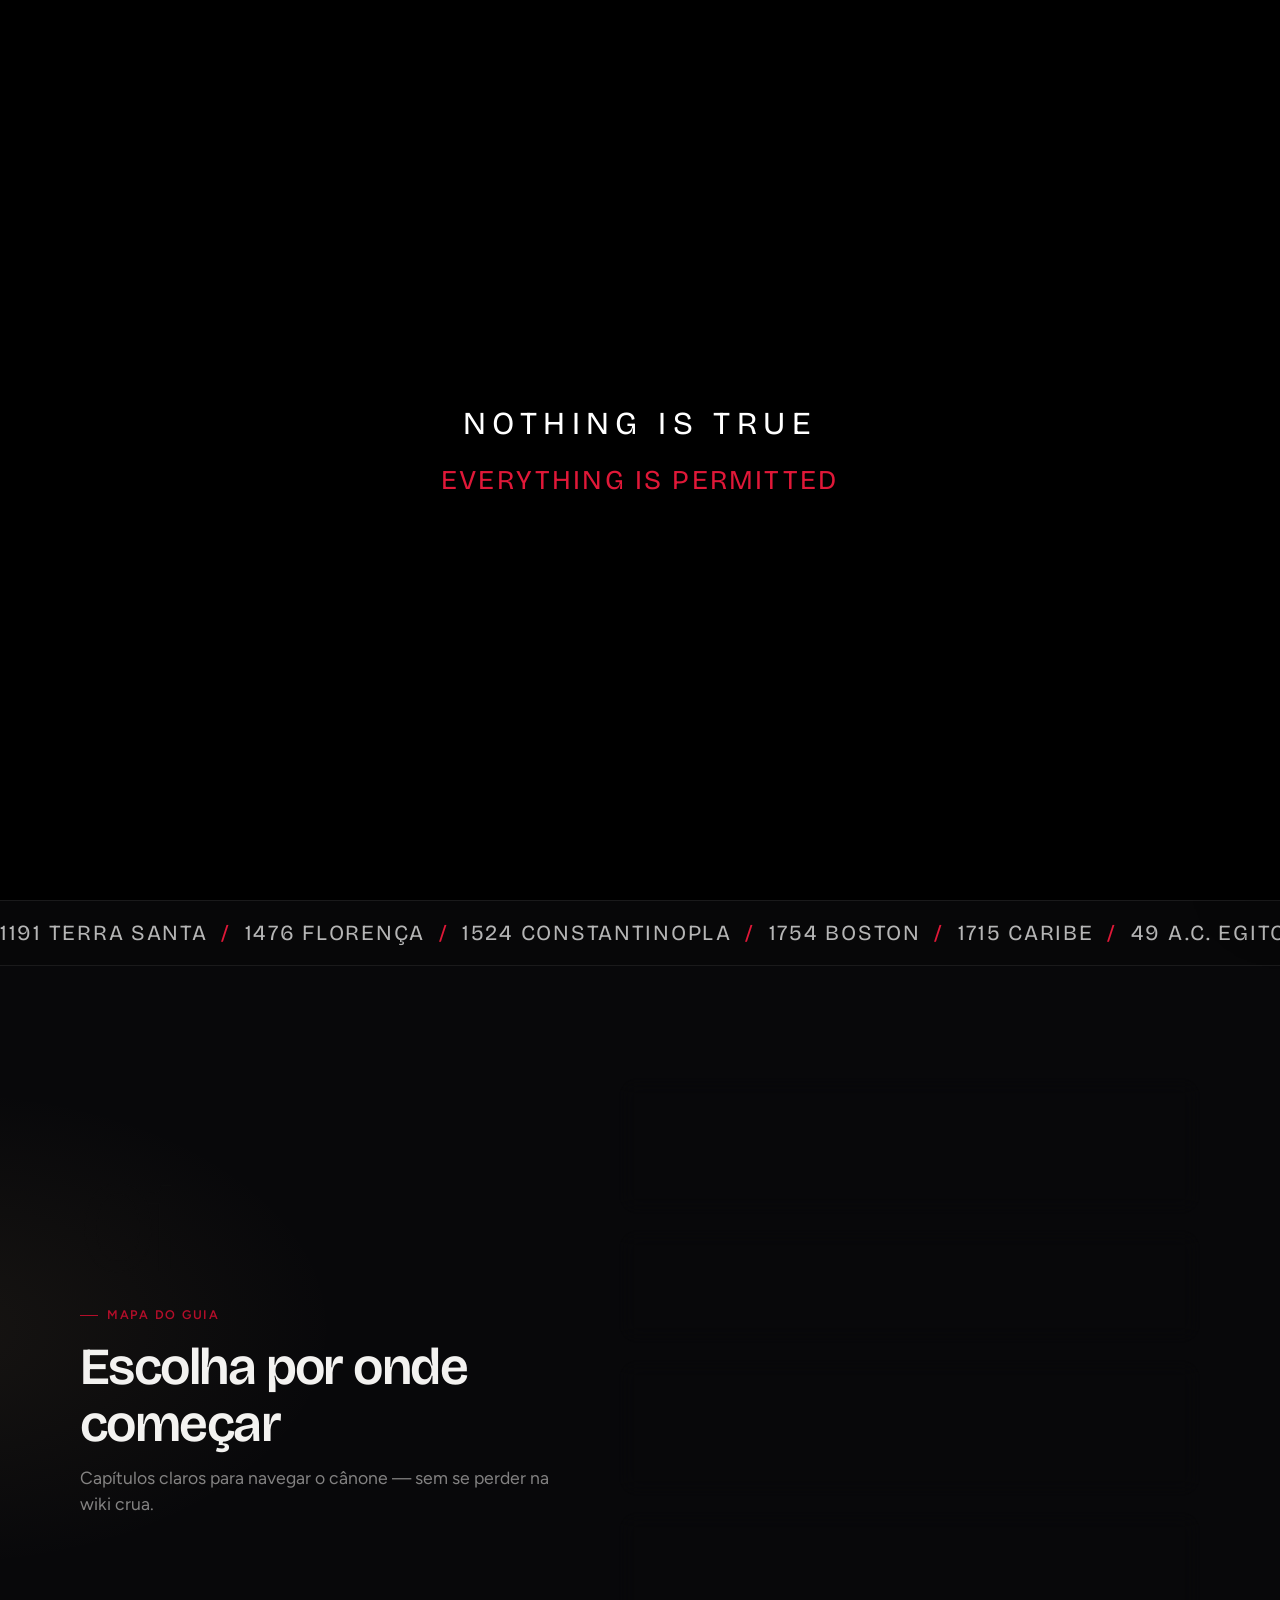
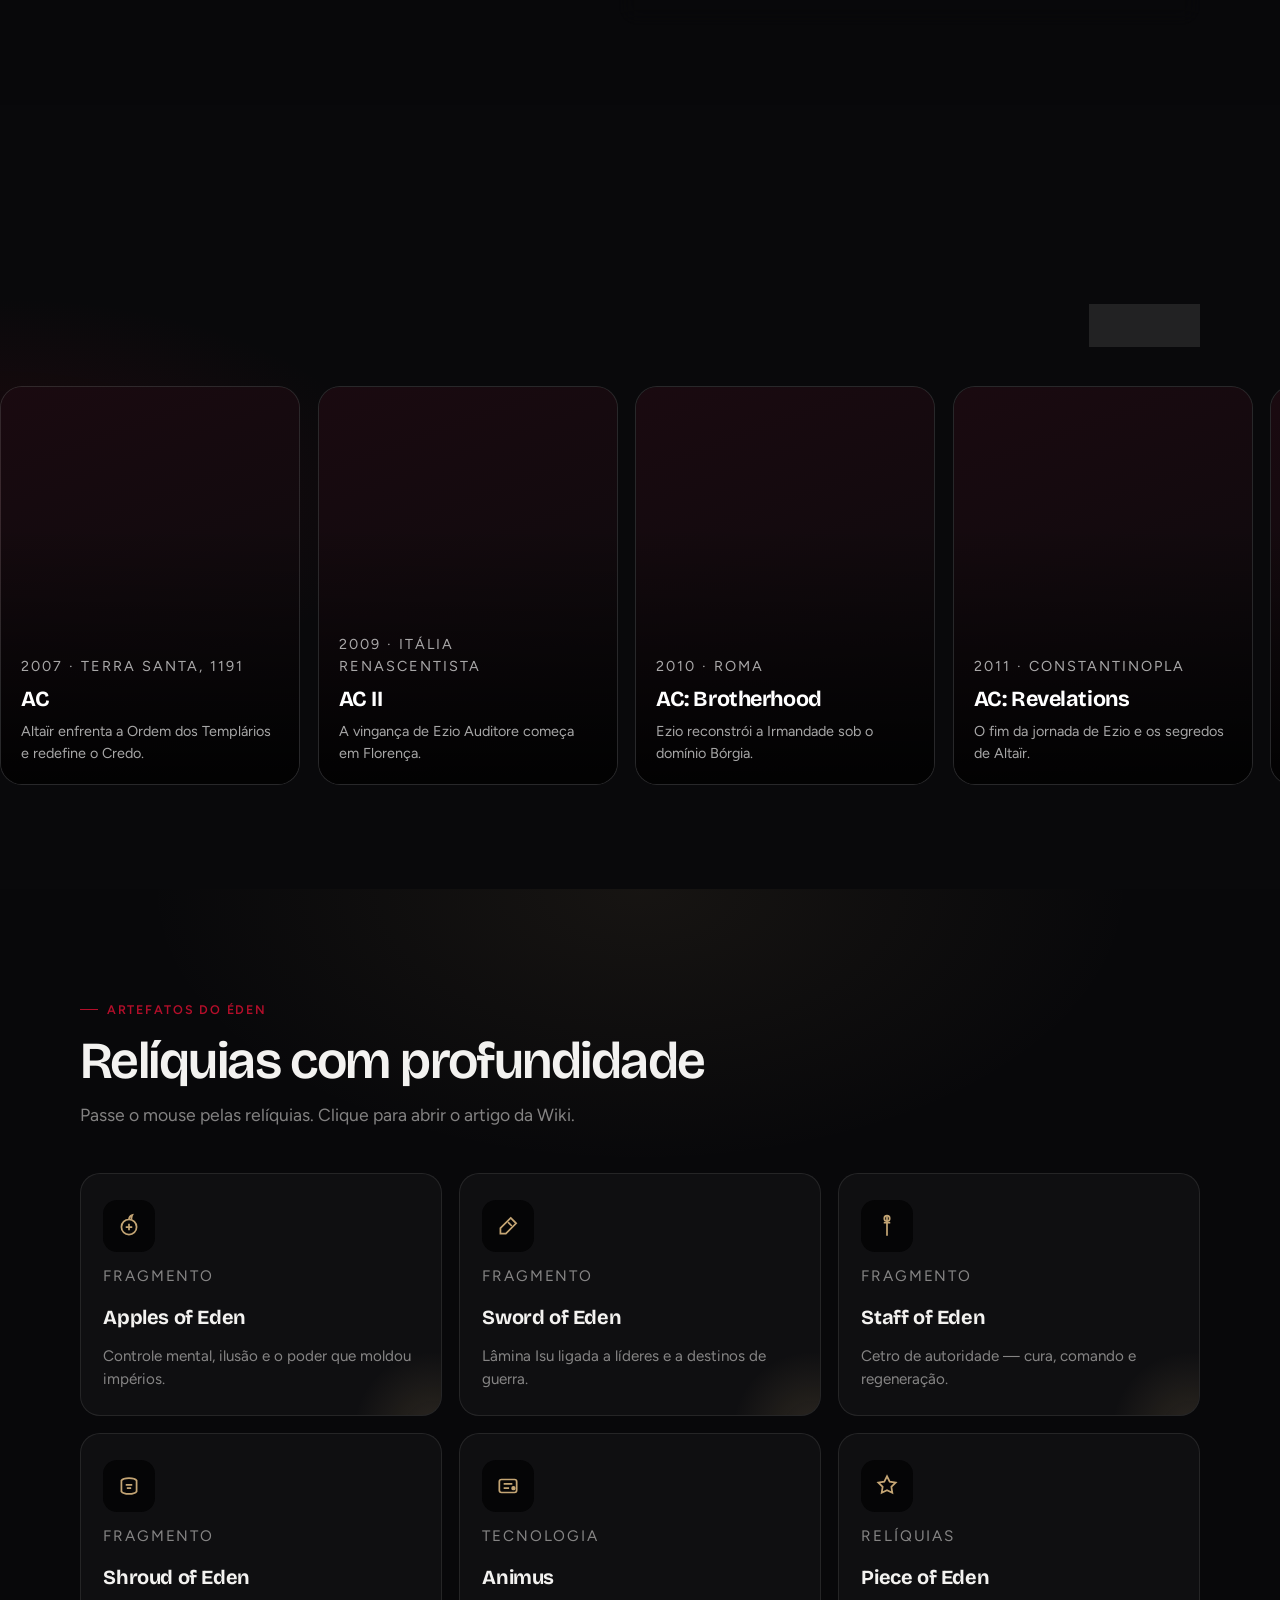
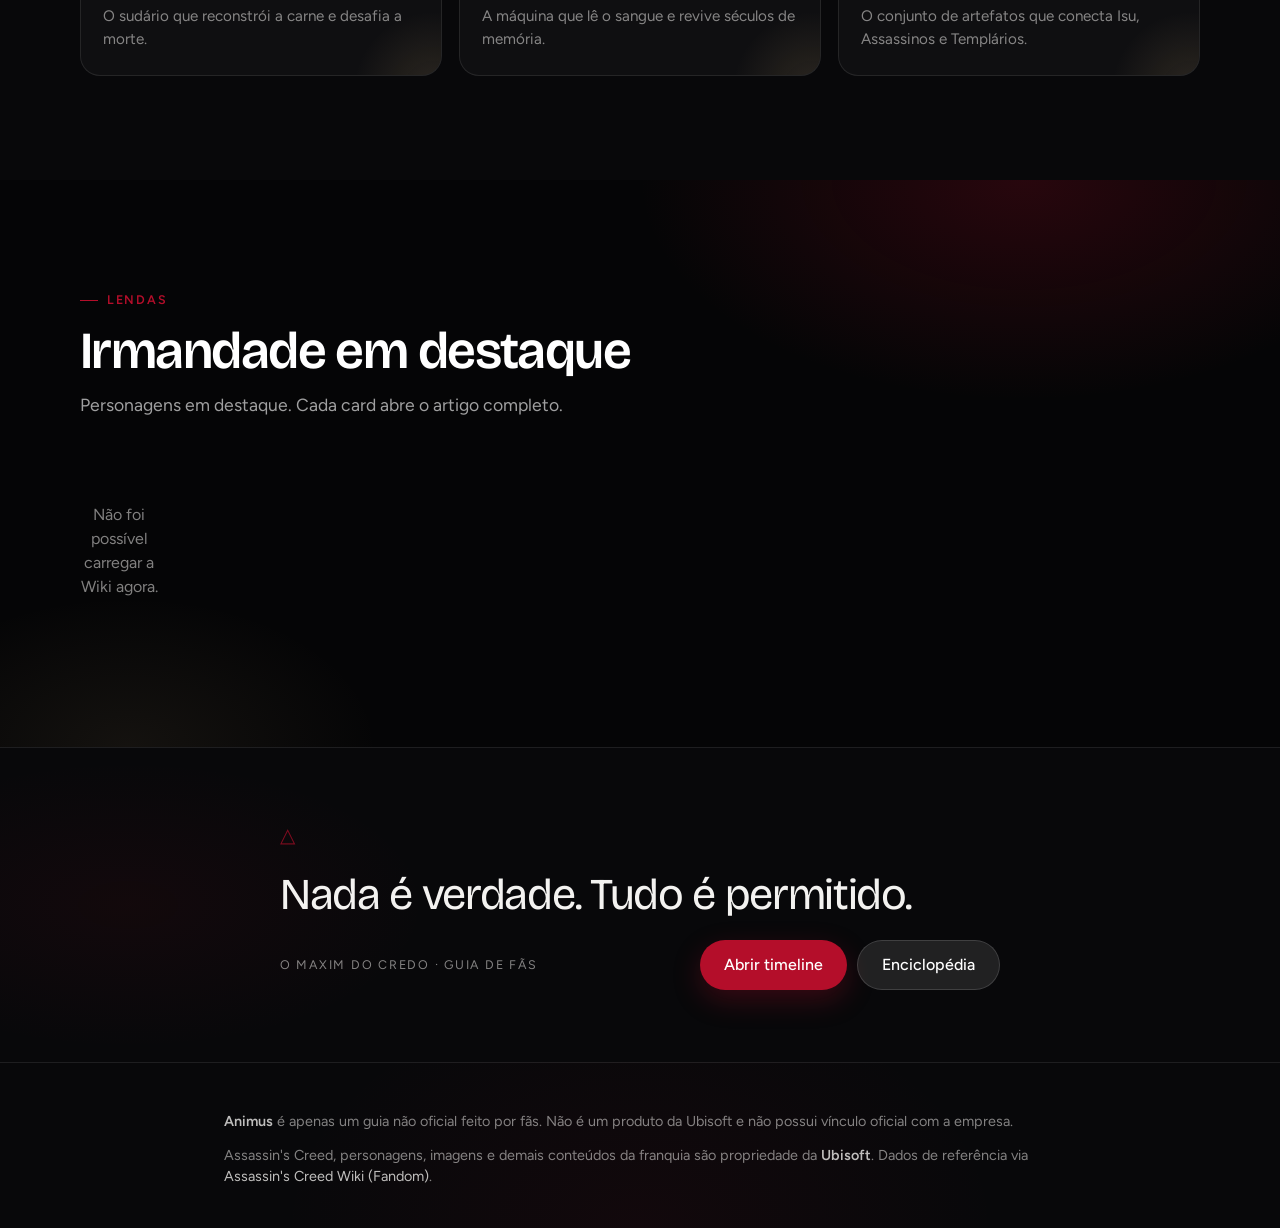
<file: index.html>
<!DOCTYPE html>
<html lang="pt-BR">
<head>
  <meta charset="UTF-8" />
  <meta name="viewport" content="width=device-width, initial-scale=1" />
  <meta name="description" content="Animus — guia não oficial de Assassin's Creed para fãs. Jogos, personagens, lore, timeline e enciclopédia. Conteúdo da franquia © Ubisoft." />
  <title>Animus — Guia Assassin's Creed</title>
  <link rel="stylesheet" href="css/styles.css" />
  <link rel="stylesheet" href="css/cinema.css" />
</head>
<body>
  <div class="intro" aria-hidden="true">
    <p class="intro__mark">Nothing is true<span>Everything is permitted</span></p>
  </div>
  <div class="progress" aria-hidden="true"></div>

  <header class="nav" id="nav">
    <div class="nav__inner">
      <a class="nav__brand" href="index.html">Ani<span>mus</span></a>
      <button class="nav__toggle" type="button" aria-label="Menu"><span></span></button>
      <ul class="nav__links">
        <li><a href="index.html">Início</a></li>
        <li><a href="jogos.html">Jogos</a></li>
        <li><a href="personagens.html">Personagens</a></li>
        <li><a href="timeline.html">Timeline</a></li>
        <li><a href="lore.html">Lore</a></li>
        <li><a href="hqs.html">HQs</a></li>
        <li><a href="enciclopedia.html">Enciclopédia</a></li>
      </ul>
    </div>
  </header>

  <main>
    <section class="hero hero--cinema">
      <div class="hero__media" aria-hidden="true"></div>
      <div class="hero__orbs" aria-hidden="true">
        <span class="hero__orb hero__orb--1"></span>
        <span class="hero__orb hero__orb--2"></span>
        <span class="hero__orb hero__orb--3"></span>
        <span class="hero__orb hero__orb--4"></span>
      </div>

      <div class="hero__content">
        <p class="hero__kicker">Guia não oficial de fãs</p>
        <div class="hero__stage">
          <div>
            <p class="hero__brand hero__brand--mega">Ani<em>mus</em></p>
            <h1 class="hero__headline hero__headline--wide">O universo Assassin's Creed, organizado para explorar.</h1>
            <p class="hero__support">Jogos, personagens, lore e enciclopédia — com artigos da Wiki, feitos para quem vive o cânone.</p>
            <div class="hero__cta">
              <span class="magnetic"><a class="btn btn--primary" href="enciclopedia.html">Entrar no Animus</a></span>
              <span class="magnetic"><a class="btn btn--ghost" href="personagens.html">Abrir personagens</a></span>
            </div>
          </div>
          <aside class="hero__panel">
            <p class="hero__panel-label" style="letter-spacing:0.14em;text-transform:uppercase;font-size:0.72rem;color:rgba(255,255,255,0.5);margin-bottom:0.75rem">No guia</p>
            <p style="font-family:var(--font-display);font-size:1.35rem;letter-spacing:-0.02em;line-height:1.2;margin-bottom:0.5rem">Séculos de guerra secreta</p>
            <p style="color:rgba(255,255,255,0.6);font-size:0.95rem">Isu, Assassinos e Templários em um só lugar. Conteúdo da franquia © Ubisoft.</p>
            <div class="hero__panel-stat">
              <div><strong>6k+</strong><span>Indivíduos</span></div>
              <div><strong>14</strong><span>Jogos</span></div>
              <div><strong>∞</strong><span>Lore</span></div>
            </div>
          </aside>
        </div>
      </div>
      <div class="hero__scroll" aria-hidden="true">
        <span>Scroll</span>
        <span class="hero__scroll-line"></span>
      </div>
    </section>

    <div class="marquee" aria-hidden="true">
      <div class="marquee__track">
        <span>1191 Terra Santa<em>/</em>1476 Florença<em>/</em>1524 Constantinopla<em>/</em>1754 Boston<em>/</em>1715 Caribe<em>/</em>49 a.C. Egito<em>/</em>431 a.C. Grécia<em>/</em>872 Noruega<em>/</em>861 Bagdá<em>/</em>1582 Japão<em>/</em></span>
        <span>1191 Terra Santa<em>/</em>1476 Florença<em>/</em>1524 Constantinopla<em>/</em>1754 Boston<em>/</em>1715 Caribe<em>/</em>49 a.C. Egito<em>/</em>431 a.C. Grécia<em>/</em>872 Noruega<em>/</em>861 Bagdá<em>/</em>1582 Japão<em>/</em></span>
      </div>
    </div>

    <section class="manifesto">
      <div class="container manifesto__grid">
        <div class="manifesto__sticky reveal">
          <p class="manifesto__index">01</p>
          <p class="section__eyebrow">Mapa do guia</p>
          <h2 class="section__title">Escolha por onde começar</h2>
          <p class="section__lead">Capítulos claros para navegar o cânone — sem se perder na wiki crua.</p>
        </div>
        <div class="manifesto__chapters">
          <a class="chapter reveal reveal-delay-1" href="jogos.html">
            <p class="chapter__year">2007→</p>
            <div>
              <h3>Jogos</h3>
              <p>Da Terra Santa a Shadows — eras, capas e o que cada título muda no cânone.</p>
            </div>
          </a>
          <a class="chapter reveal reveal-delay-2" href="personagens.html">
            <p class="chapter__year">6.000+</p>
            <div>
              <h3>Personagens</h3>
              <p>Filtros por facção e era — biografias direto da Wiki.</p>
            </div>
          </a>
          <a class="chapter reveal reveal-delay-3" href="lore.html">
            <p class="chapter__year">Crônica</p>
            <div>
              <h3>Lore</h3>
              <p>A história contada do início — deuses, Credo e a guerra que não termina.</p>
            </div>
          </a>
          <a class="chapter reveal reveal-delay-4" href="enciclopedia.html">
            <p class="chapter__year">Wiki</p>
            <div>
              <h3>Enciclopédia</h3>
              <p>Busca livre: qualquer nome, artefato ou conceito na Wiki.</p>
            </div>
          </a>
        </div>
      </div>
    </section>

    <section class="rail-section">
      <div class="rail-head reveal">
        <div>
          <p class="section__eyebrow">Épocas</p>
          <h2 class="section__title">Jogos em sequência</h2>
          <p class="section__lead">Use as setas, Shift + scroll, ou o gesto horizontal. Quer o panorama completo? Abra a timeline.</p>
        </div>
        <div class="rail-controls">
          <button type="button" class="rail-btn" id="rail-prev" aria-label="Anterior">←</button>
          <button type="button" class="rail-btn" id="rail-next" aria-label="Próximo">→</button>
          <a class="btn btn--ghost" href="timeline.html">Ver timeline</a>
        </div>
      </div>
      <div class="rail" id="games-rail" aria-label="Lista horizontal de jogos"></div>
    </section>

    <section class="section section--artifacts">
      <div class="container">
        <div class="section__head reveal">
          <p class="section__eyebrow">Artefatos do Éden</p>
          <h2 class="section__title">Relíquias com profundidade</h2>
          <p class="section__lead">Passe o mouse pelas relíquias. Clique para abrir o artigo da Wiki.</p>
        </div>
        <div class="artifact-grid artifact-grid--tilt" id="artifact-grid"></div>
      </div>
    </section>

    <section class="section section--dark">
      <div class="container">
        <div class="section__head reveal">
          <p class="section__eyebrow">Lendas</p>
          <h2 class="section__title">Irmandade em destaque</h2>
          <p class="section__lead">Personagens em destaque. Cada card abre o artigo completo.</p>
        </div>
        <div class="bento" id="featured-grid">
          <div class="skeleton"></div>
          <div class="skeleton"></div>
          <div class="skeleton"></div>
        </div>
      </div>
    </section>

    <section class="creed-band">
      <div class="container creed-band__inner reveal">
        <p class="creed-band__mark" aria-hidden="true">△</p>
        <blockquote class="creed-band__quote">Nada é verdade. Tudo é permitido.</blockquote>
        <div class="creed-band__row">
          <p class="creed-band__cite">O maxim do Credo · guia de fãs</p>
          <div class="creed-band__actions">
            <a class="btn btn--primary" href="timeline.html">Abrir timeline</a>
            <a class="btn btn--dark" href="enciclopedia.html">Enciclopédia</a>
          </div>
        </div>
      </div>
    </section>
  </main>

  <footer class="footer">
    <div class="container footer__inner">
      <p><strong>Animus</strong> é apenas um guia não oficial feito por fãs. Não é um produto da Ubisoft e não possui vínculo oficial com a empresa.</p>
      <p>Assassin's Creed, personagens, imagens e demais conteúdos da franquia são propriedade da <strong>Ubisoft</strong>. Dados de referência via <a href="https://assassinscreed.fandom.com" target="_blank" rel="noopener">Assassin's Creed Wiki (Fandom)</a>.</p>
    </div>
  </footer>

  <script type="module" src="js/home.js"></script>
</body>
</html>
</file>
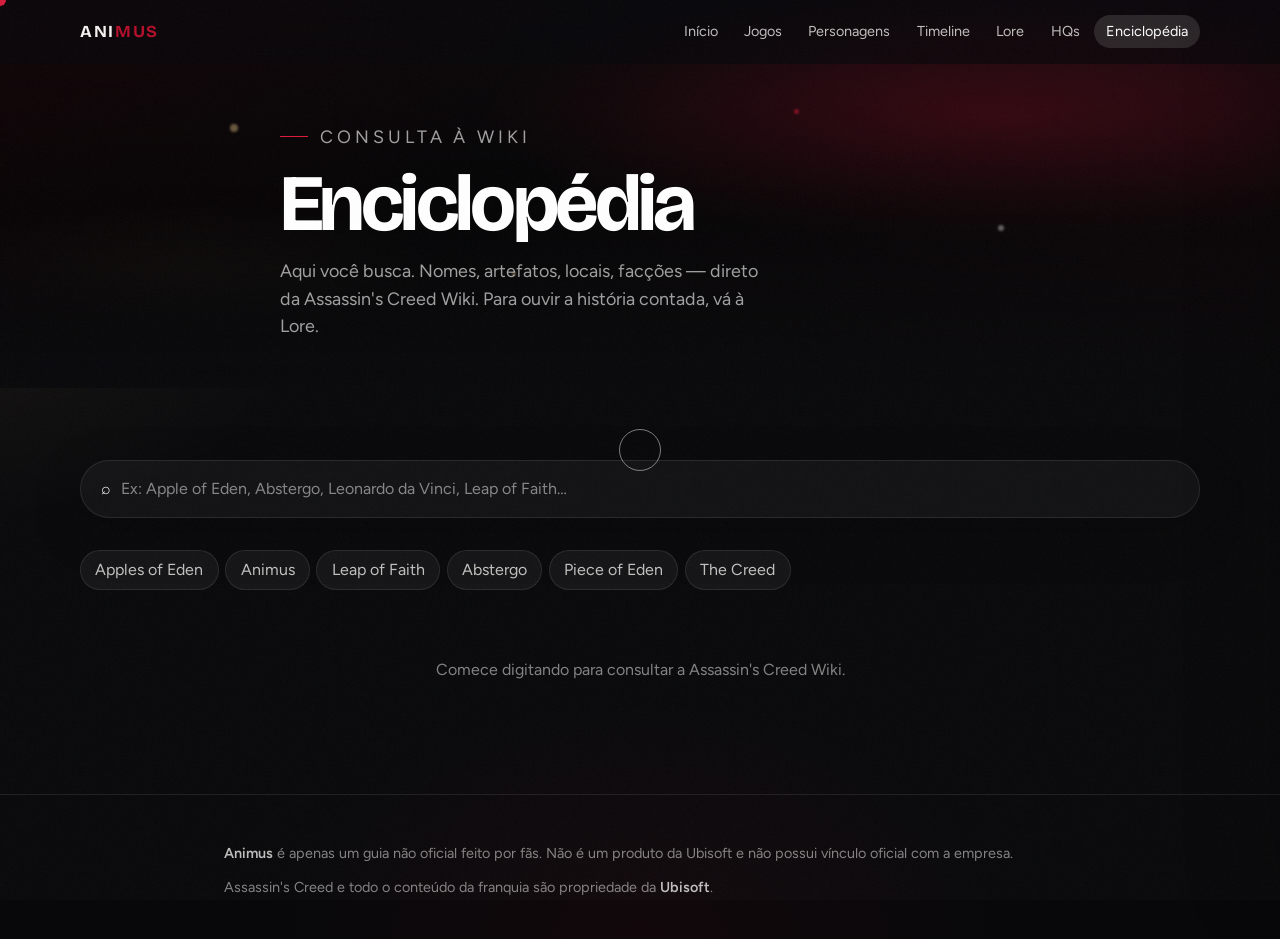
<file: enciclopedia.html>
<!DOCTYPE html>
<html lang="pt-BR">
<head>
  <meta charset="UTF-8" />
  <meta name="viewport" content="width=device-width, initial-scale=1" />
  <title>Enciclopédia — Animus</title>
  <link rel="stylesheet" href="css/styles.css" />
  <link rel="stylesheet" href="css/cinema.css" />
</head>
<body>
  <div class="progress" aria-hidden="true"></div>

  <header class="nav" id="nav">
    <div class="nav__inner">
      <a class="nav__brand" href="index.html">Ani<span>mus</span></a>
      <button class="nav__toggle" type="button" aria-label="Menu"><span></span></button>
      <ul class="nav__links">
        <li><a href="index.html">Início</a></li>
        <li><a href="jogos.html">Jogos</a></li>
        <li><a href="personagens.html">Personagens</a></li>
        <li><a href="timeline.html">Timeline</a></li>
        <li><a href="lore.html">Lore</a></li>
        <li><a href="hqs.html">HQs</a></li>
        <li><a href="enciclopedia.html">Enciclopédia</a></li>
      </ul>
    </div>
  </header>

  <main>
    <header class="page-hero">
      <div class="page-hero__media" aria-hidden="true"></div>
      <div class="page-hero__orbs" aria-hidden="true">
        <span class="hero__orb hero__orb--1"></span>
        <span class="hero__orb hero__orb--2"></span>
        <span class="hero__orb hero__orb--3"></span>
        <span class="hero__orb hero__orb--4"></span>
      </div>
      <div class="container page-hero__content reveal">
        <p class="hero__kicker">Consulta à Wiki</p>
        <h1>Enciclopédia</h1>
        <p class="page-hero__lead">Aqui você busca. Nomes, artefatos, locais, facções — direto da Assassin's Creed Wiki. Para ouvir a história contada, vá à Lore.</p>
      </div>
    </header>

    <section class="section section--tight">
      <div class="container">
        <div class="toolbar reveal" style="margin-bottom:2rem">
          <div class="search" style="padding:1rem 1.25rem;min-height:56px">
            <span aria-hidden="true">⌕</span>
            <input type="search" id="wiki-search" placeholder="Ex: Apple of Eden, Abstergo, Leonardo da Vinci, Leap of Faith…" autocomplete="off" autofocus />
          </div>
        </div>

        <div class="chips reveal" id="quick-chips" style="margin-bottom:1.75rem">
          <button type="button" class="chip" data-q="Apples of Eden">Apples of Eden</button>
          <button type="button" class="chip" data-q="Animus">Animus</button>
          <button type="button" class="chip" data-q="Leap of Faith">Leap of Faith</button>
          <button type="button" class="chip" data-q="Abstergo Industries">Abstergo</button>
          <button type="button" class="chip" data-q="Piece of Eden">Piece of Eden</button>
          <button type="button" class="chip" data-q="The Creed">The Creed</button>
        </div>

        <div class="grid" id="wiki-grid">
          <p class="status" style="grid-column:1/-1">Comece digitando para consultar a Assassin's Creed Wiki.</p>
        </div>
        <p class="status" id="wiki-status" hidden></p>
      </div>
    </section>
  </main>

  <footer class="footer">
    <div class="container footer__inner">
      <p><strong>Animus</strong> é apenas um guia não oficial feito por fãs. Não é um produto da Ubisoft e não possui vínculo oficial com a empresa.</p>
      <p>Assassin's Creed e todo o conteúdo da franquia são propriedade da <strong>Ubisoft</strong>.</p>
    </div>
  </footer>

  <script type="module" src="js/encyclopedia.js"></script>
</body>
</html>
</file>
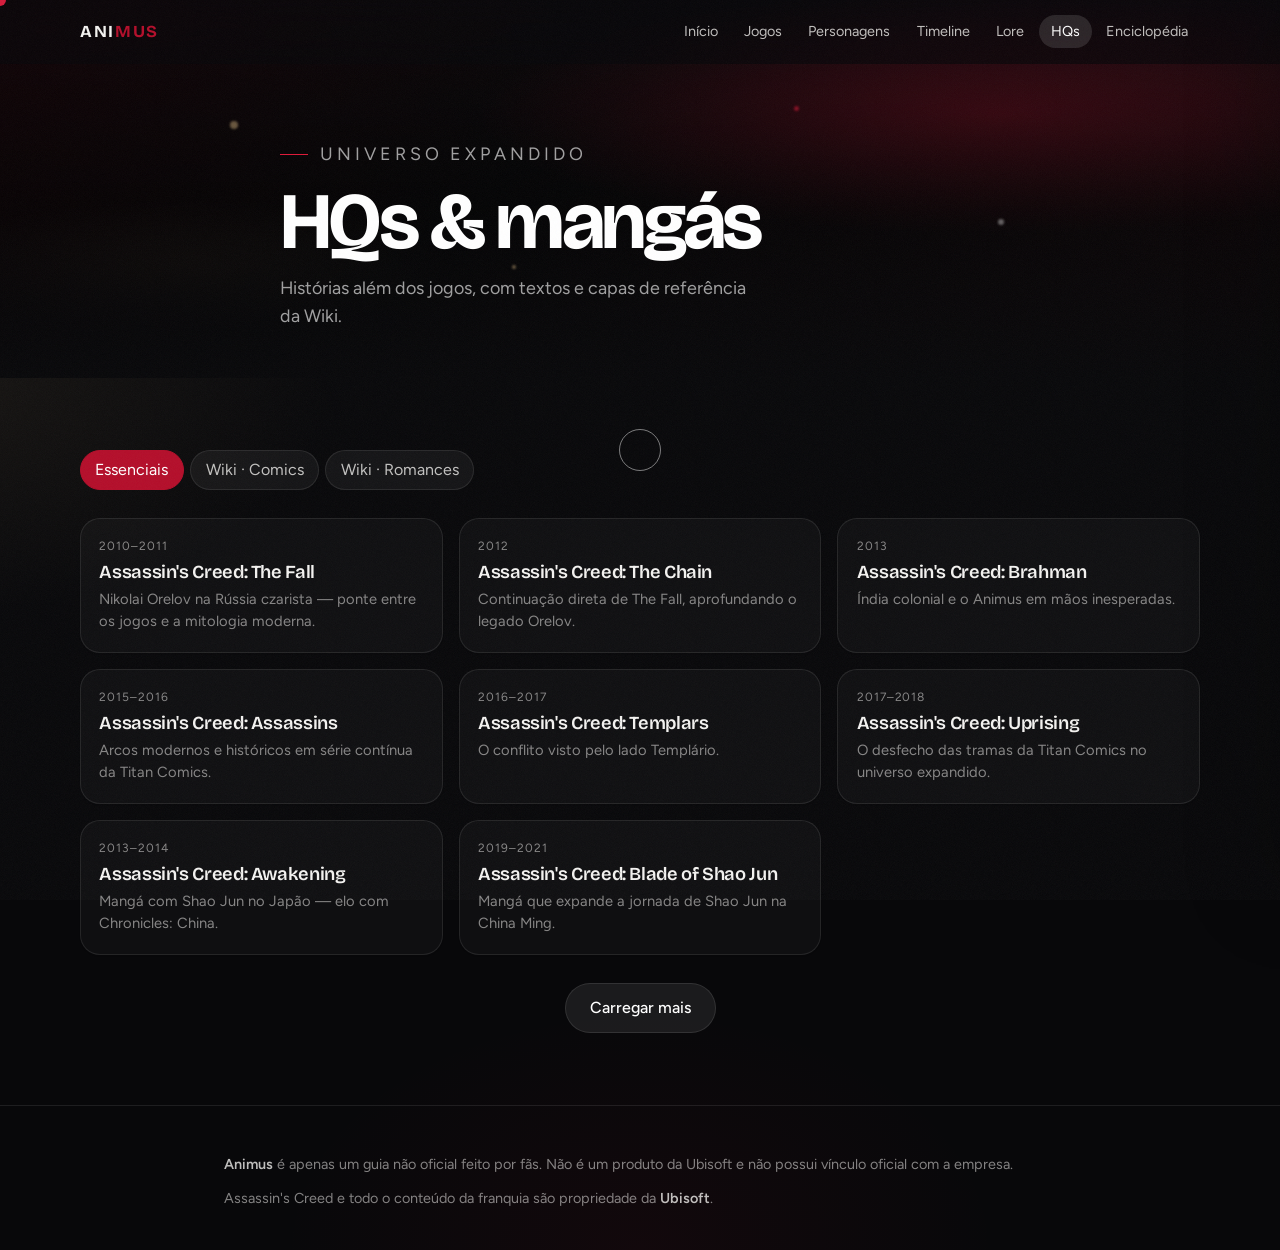
<file: hqs.html>
<!DOCTYPE html>
<html lang="pt-BR">
<head>
  <meta charset="UTF-8" />
  <meta name="viewport" content="width=device-width, initial-scale=1" />
  <title>HQs — Animus</title>
  <link rel="stylesheet" href="css/styles.css" />
  <link rel="stylesheet" href="css/cinema.css" />
</head>
<body>
  <div class="progress" aria-hidden="true"></div>

  <header class="nav" id="nav">
    <div class="nav__inner">
      <a class="nav__brand" href="index.html">Ani<span>mus</span></a>
      <button class="nav__toggle" type="button" aria-label="Menu"><span></span></button>
      <ul class="nav__links">
        <li><a href="index.html">Início</a></li>
        <li><a href="jogos.html">Jogos</a></li>
        <li><a href="personagens.html">Personagens</a></li>
        <li><a href="timeline.html">Timeline</a></li>
        <li><a href="lore.html">Lore</a></li>
        <li><a href="hqs.html">HQs</a></li>
        <li><a href="enciclopedia.html">Enciclopédia</a></li>
      </ul>
    </div>
  </header>

  <main>
    <header class="page-hero">
      <div class="page-hero__media" aria-hidden="true"></div>
      <div class="page-hero__orbs" aria-hidden="true">
        <span class="hero__orb hero__orb--1"></span>
        <span class="hero__orb hero__orb--2"></span>
        <span class="hero__orb hero__orb--3"></span>
        <span class="hero__orb hero__orb--4"></span>
      </div>
      <div class="container page-hero__content reveal">
        <p class="hero__kicker">Universo expandido</p>
        <h1>HQs & mangás</h1>
        <p class="page-hero__lead">Histórias além dos jogos, com textos e capas de referência da Wiki.</p>
      </div>
    </header>

    <section class="section section--tight">
      <div class="container">
        <div class="toolbar reveal">
          <div class="chips" id="hq-chips">
            <button type="button" class="chip is-active" data-mode="curated">Essenciais</button>
            <button type="button" class="chip" data-mode="wiki">Wiki · Comics</button>
            <button type="button" class="chip" data-mode="novels">Wiki · Romances</button>
          </div>
        </div>
        <div class="grid" id="hq-grid"></div>
        <div style="display:flex;justify-content:center;margin-top:1.75rem">
          <button type="button" class="btn btn--soft" id="hq-more" hidden>Carregar mais</button>
        </div>
      </div>
    </section>
  </main>

  <footer class="footer">
    <div class="container footer__inner">
      <p><strong>Animus</strong> é apenas um guia não oficial feito por fãs. Não é um produto da Ubisoft e não possui vínculo oficial com a empresa.</p>
      <p>Assassin's Creed e todo o conteúdo da franquia são propriedade da <strong>Ubisoft</strong>.</p>
    </div>
  </footer>

  <script type="module" src="js/comics.js"></script>
</body>
</html>
</file>
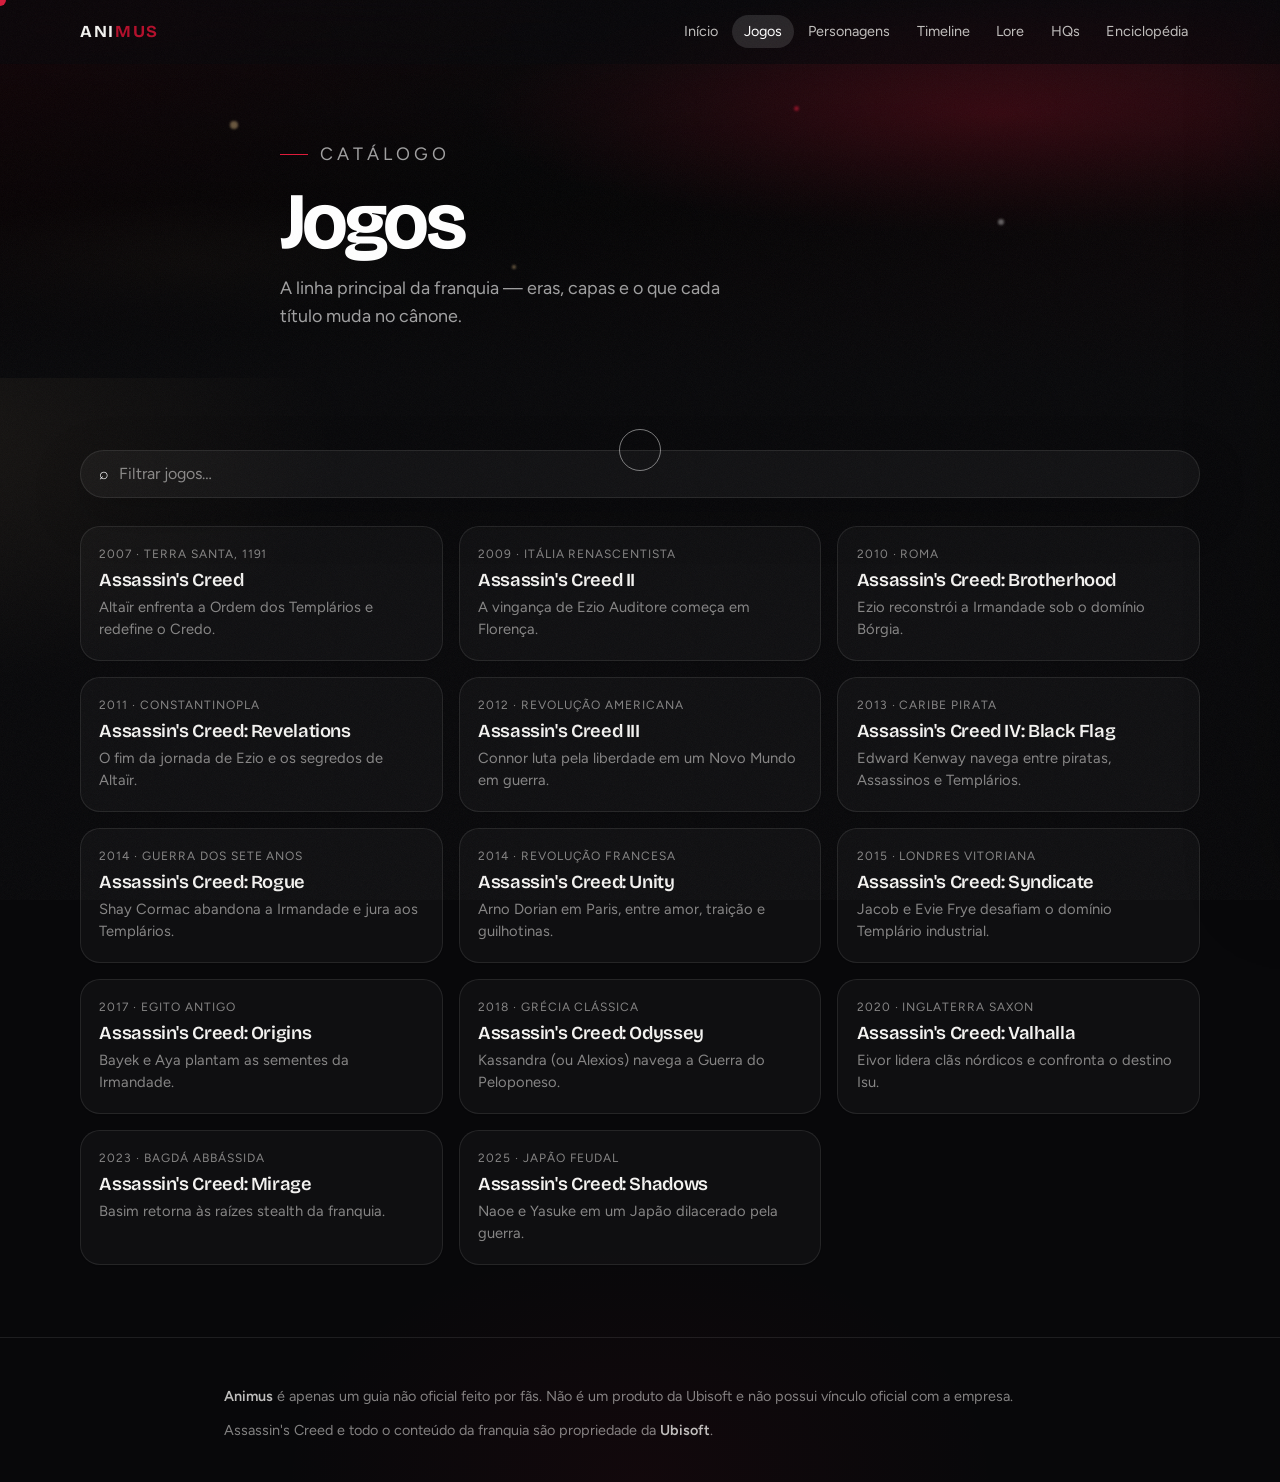
<file: jogos.html>
<!DOCTYPE html>
<html lang="pt-BR">
<head>
  <meta charset="UTF-8" />
  <meta name="viewport" content="width=device-width, initial-scale=1" />
  <title>Jogos — Animus</title>
  <link rel="stylesheet" href="css/styles.css" />
  <link rel="stylesheet" href="css/cinema.css" />
</head>
<body>
  <div class="progress" aria-hidden="true"></div>

  <header class="nav" id="nav">
    <div class="nav__inner">
      <a class="nav__brand" href="index.html">Ani<span>mus</span></a>
      <button class="nav__toggle" type="button" aria-label="Menu"><span></span></button>
      <ul class="nav__links">
        <li><a href="index.html">Início</a></li>
        <li><a href="jogos.html">Jogos</a></li>
        <li><a href="personagens.html">Personagens</a></li>
        <li><a href="timeline.html">Timeline</a></li>
        <li><a href="lore.html">Lore</a></li>
        <li><a href="hqs.html">HQs</a></li>
        <li><a href="enciclopedia.html">Enciclopédia</a></li>
      </ul>
    </div>
  </header>

  <main>
    <header class="page-hero">
      <div class="page-hero__media" aria-hidden="true"></div>
      <div class="page-hero__orbs" aria-hidden="true">
        <span class="hero__orb hero__orb--1"></span>
        <span class="hero__orb hero__orb--2"></span>
        <span class="hero__orb hero__orb--3"></span>
        <span class="hero__orb hero__orb--4"></span>
      </div>
      <div class="container page-hero__content reveal">
        <p class="hero__kicker">Catálogo</p>
        <h1>Jogos</h1>
        <p class="page-hero__lead">A linha principal da franquia — eras, capas e o que cada título muda no cânone.</p>
      </div>
    </header>

    <section class="section section--tight">
      <div class="container">
        <div class="toolbar reveal">
          <div class="search">
            <span aria-hidden="true">⌕</span>
            <input type="search" id="game-search" placeholder="Filtrar jogos…" autocomplete="off" />
          </div>
        </div>
        <div class="grid" id="games-grid"></div>
      </div>
    </section>
  </main>

  <footer class="footer">
    <div class="container footer__inner">
      <p><strong>Animus</strong> é apenas um guia não oficial feito por fãs. Não é um produto da Ubisoft e não possui vínculo oficial com a empresa.</p>
      <p>Assassin's Creed e todo o conteúdo da franquia são propriedade da <strong>Ubisoft</strong>.</p>
    </div>
  </footer>

  <script type="module" src="js/games.js"></script>
</body>
</html>
</file>
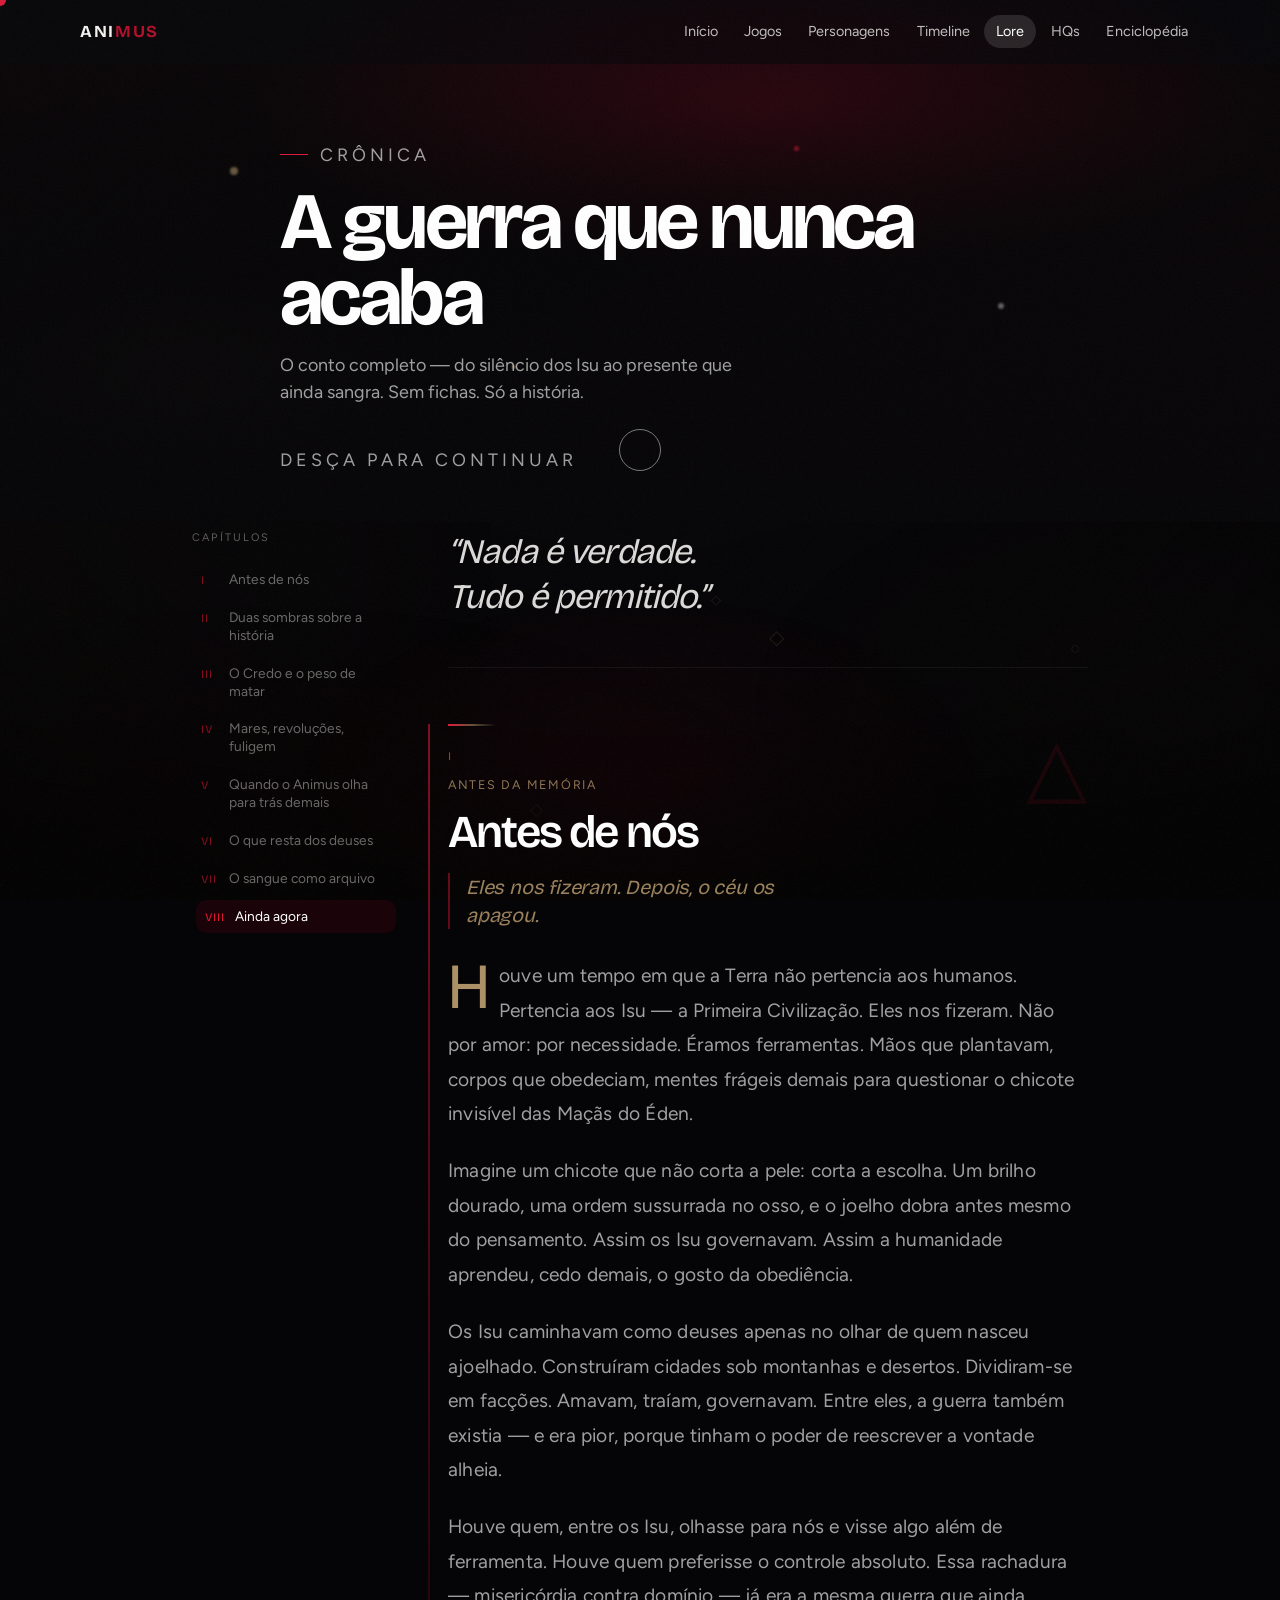
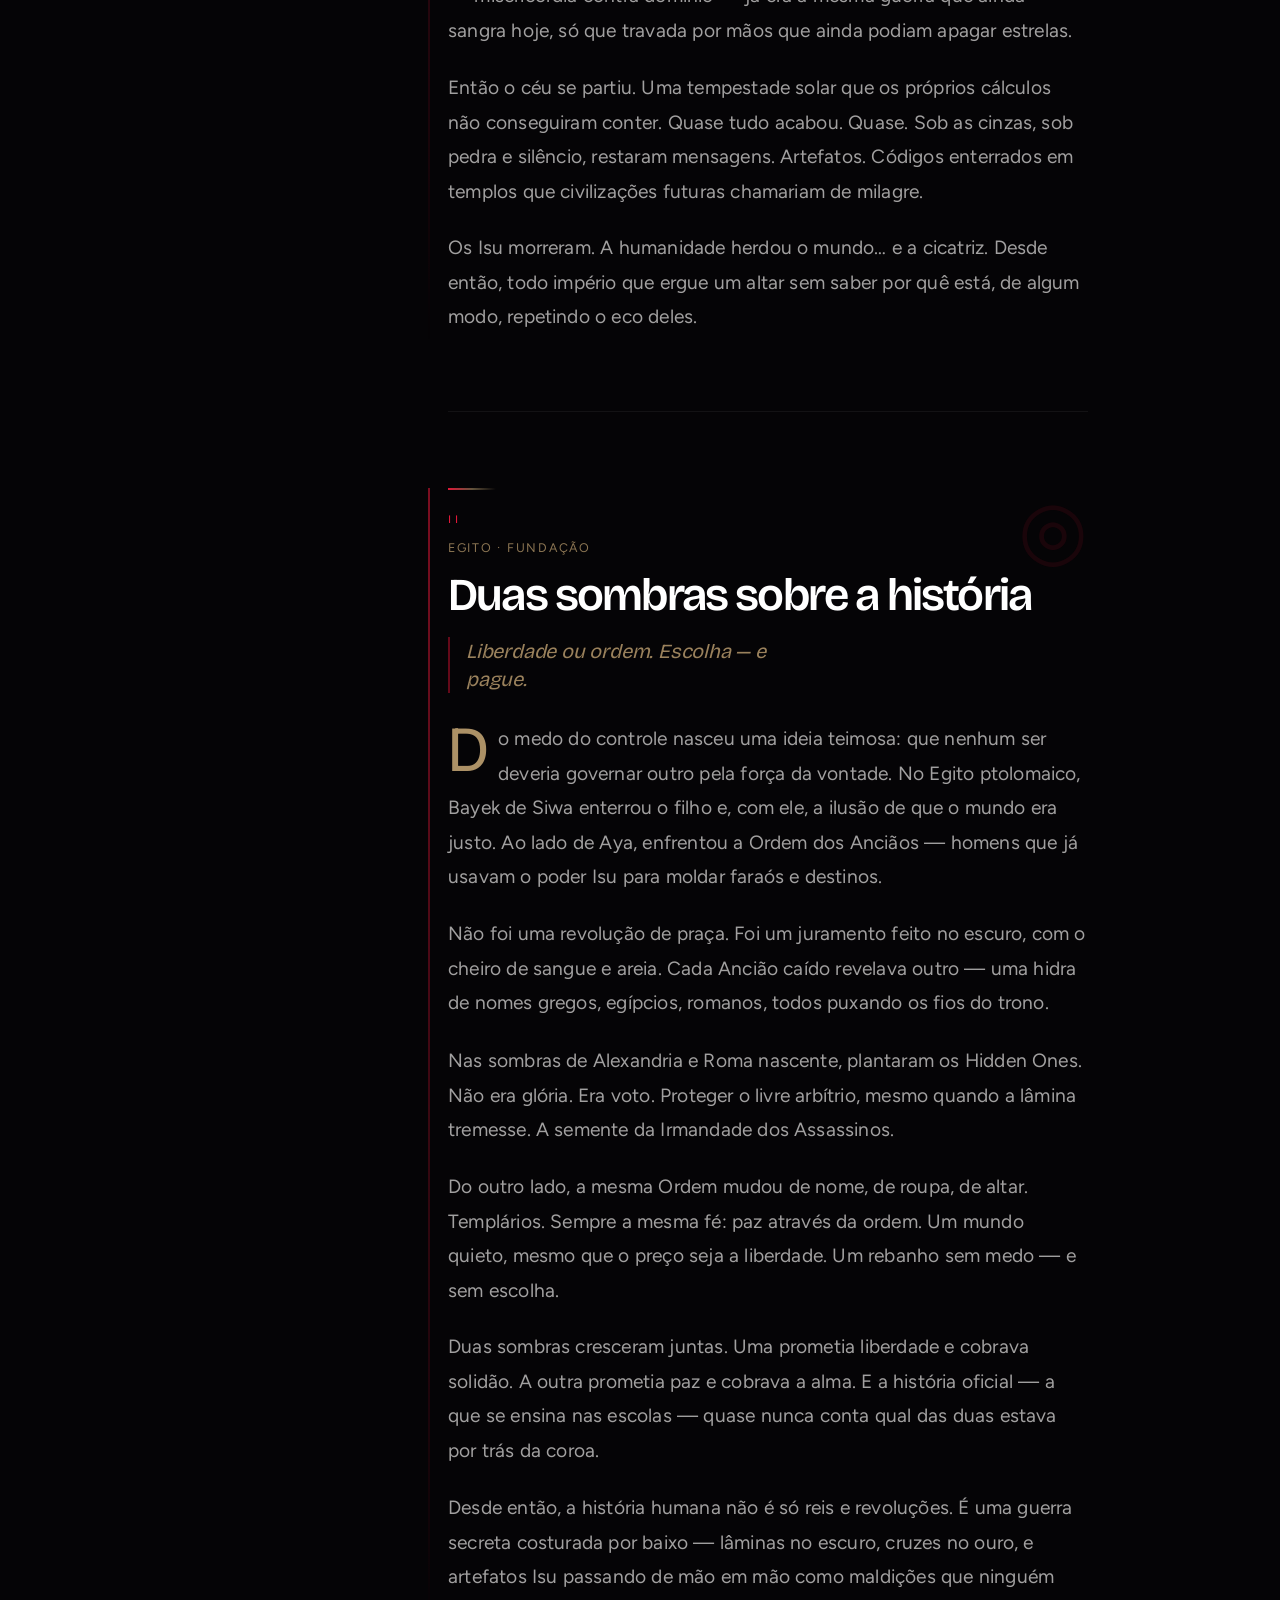
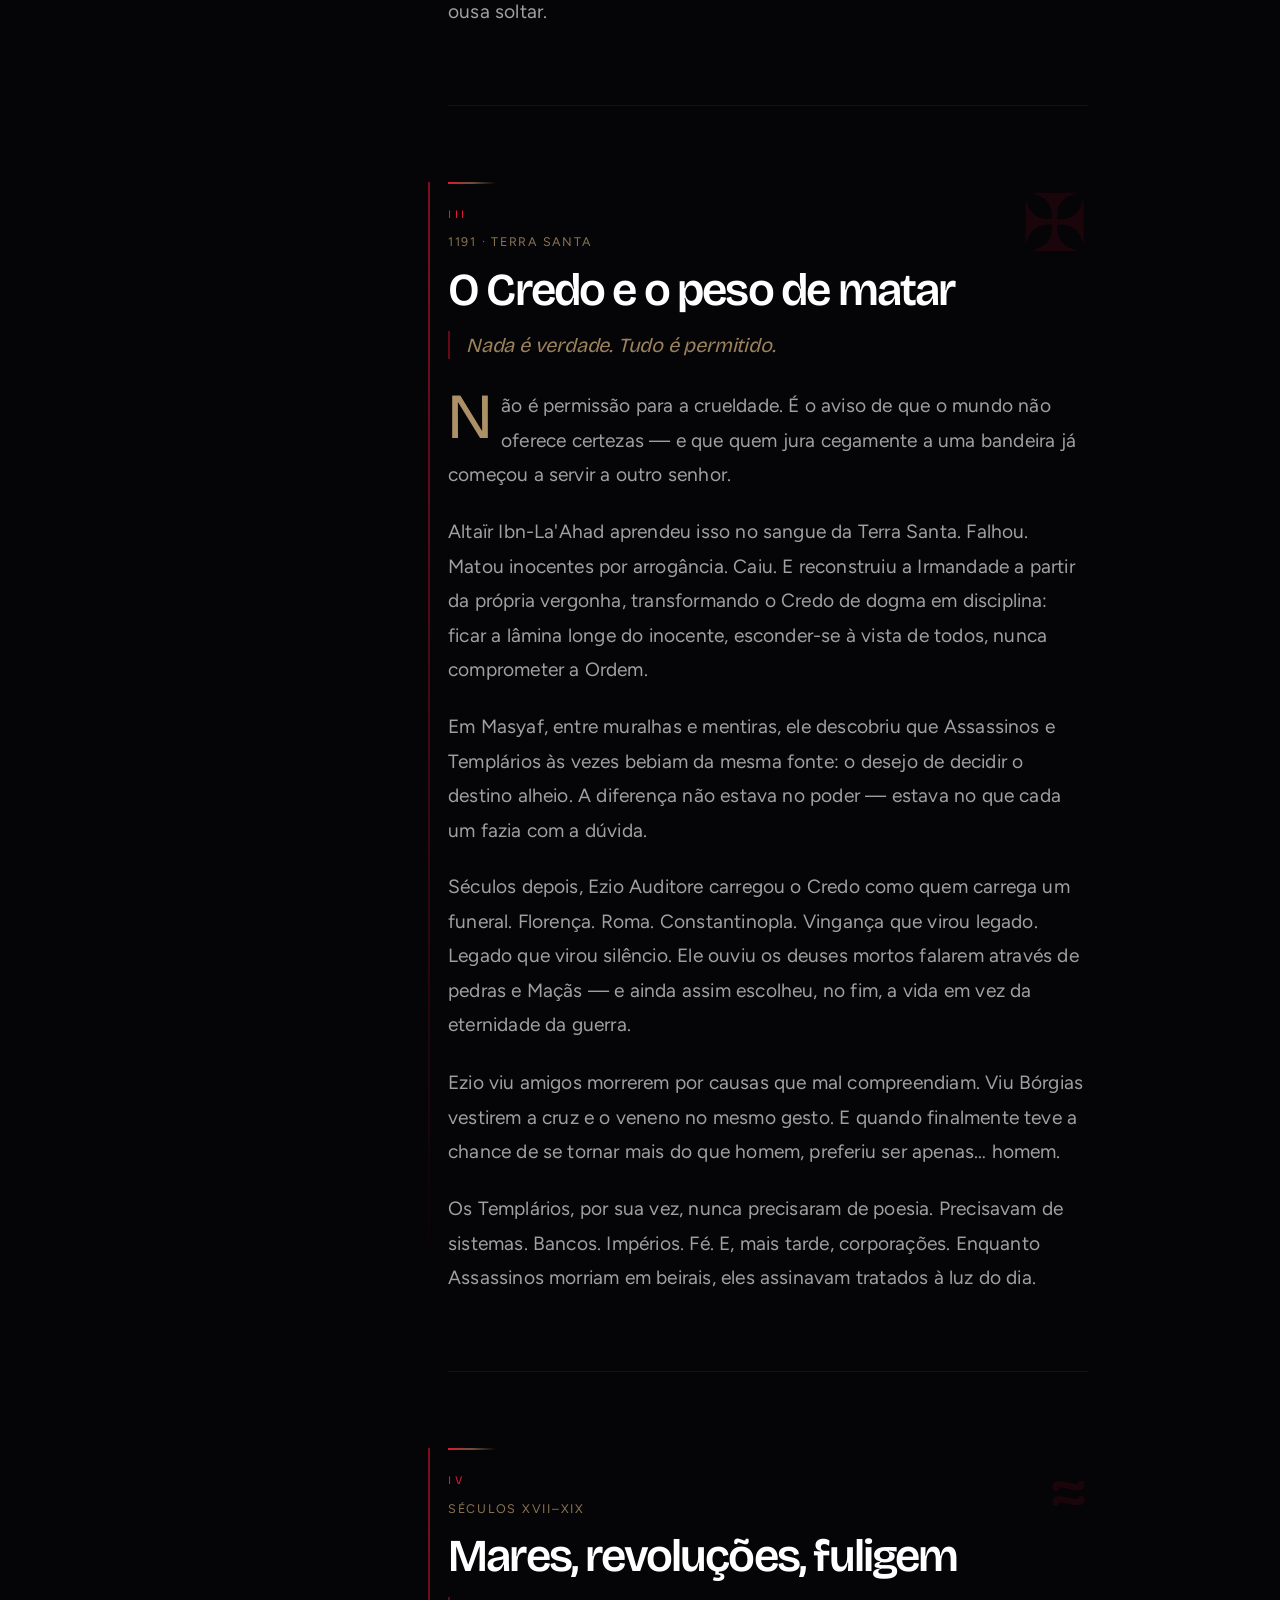
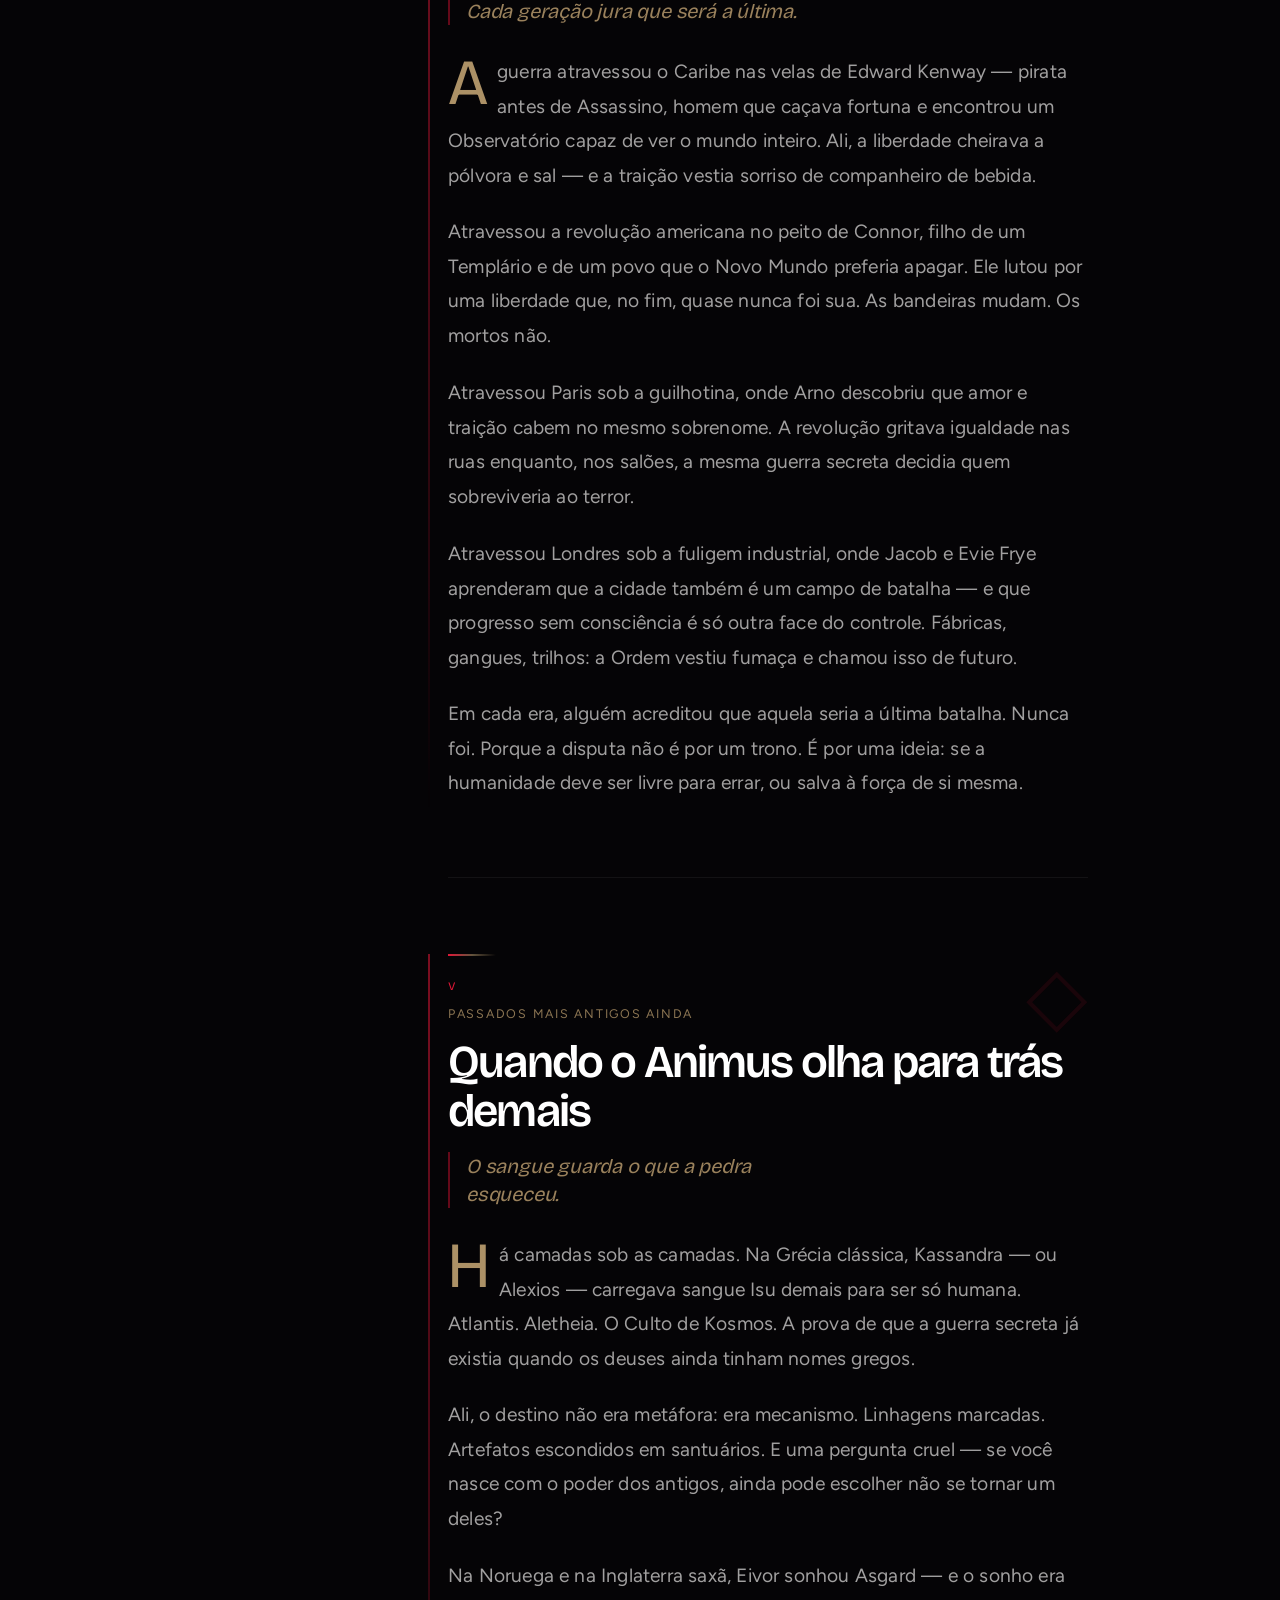
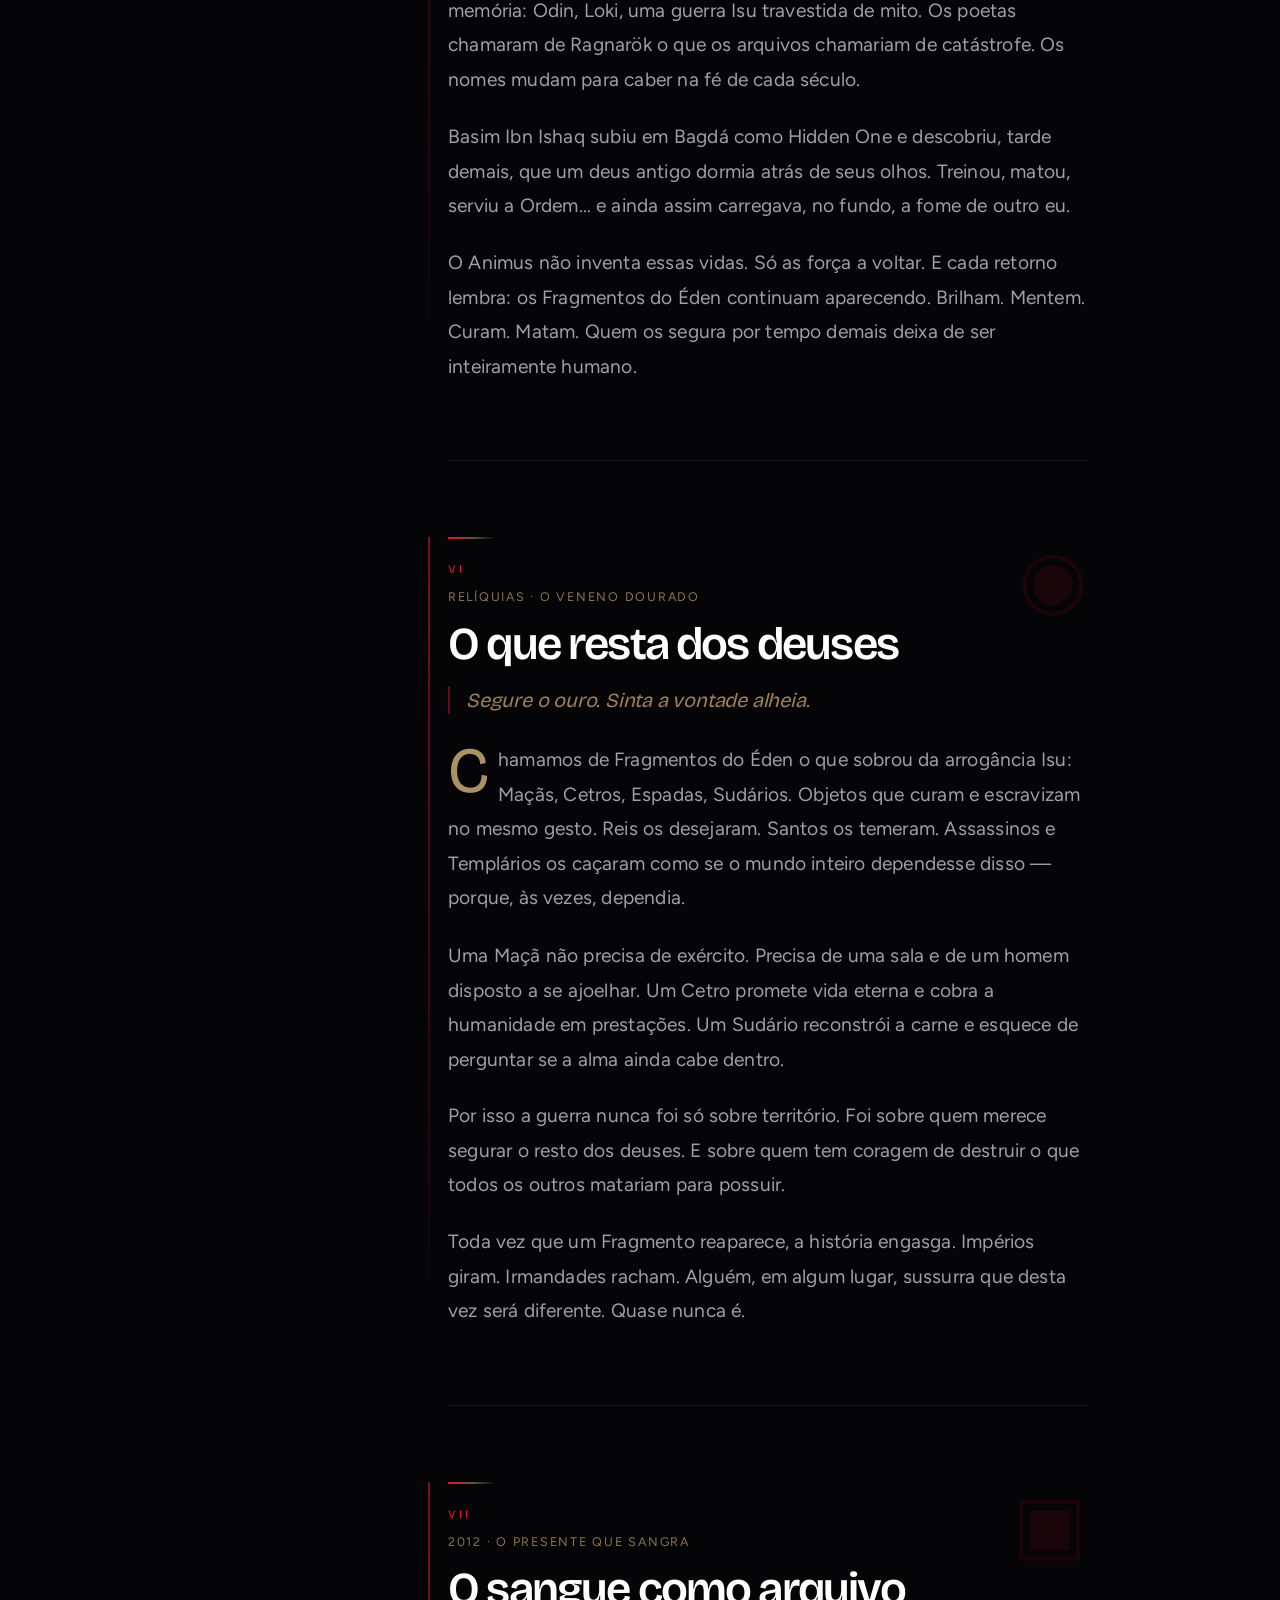
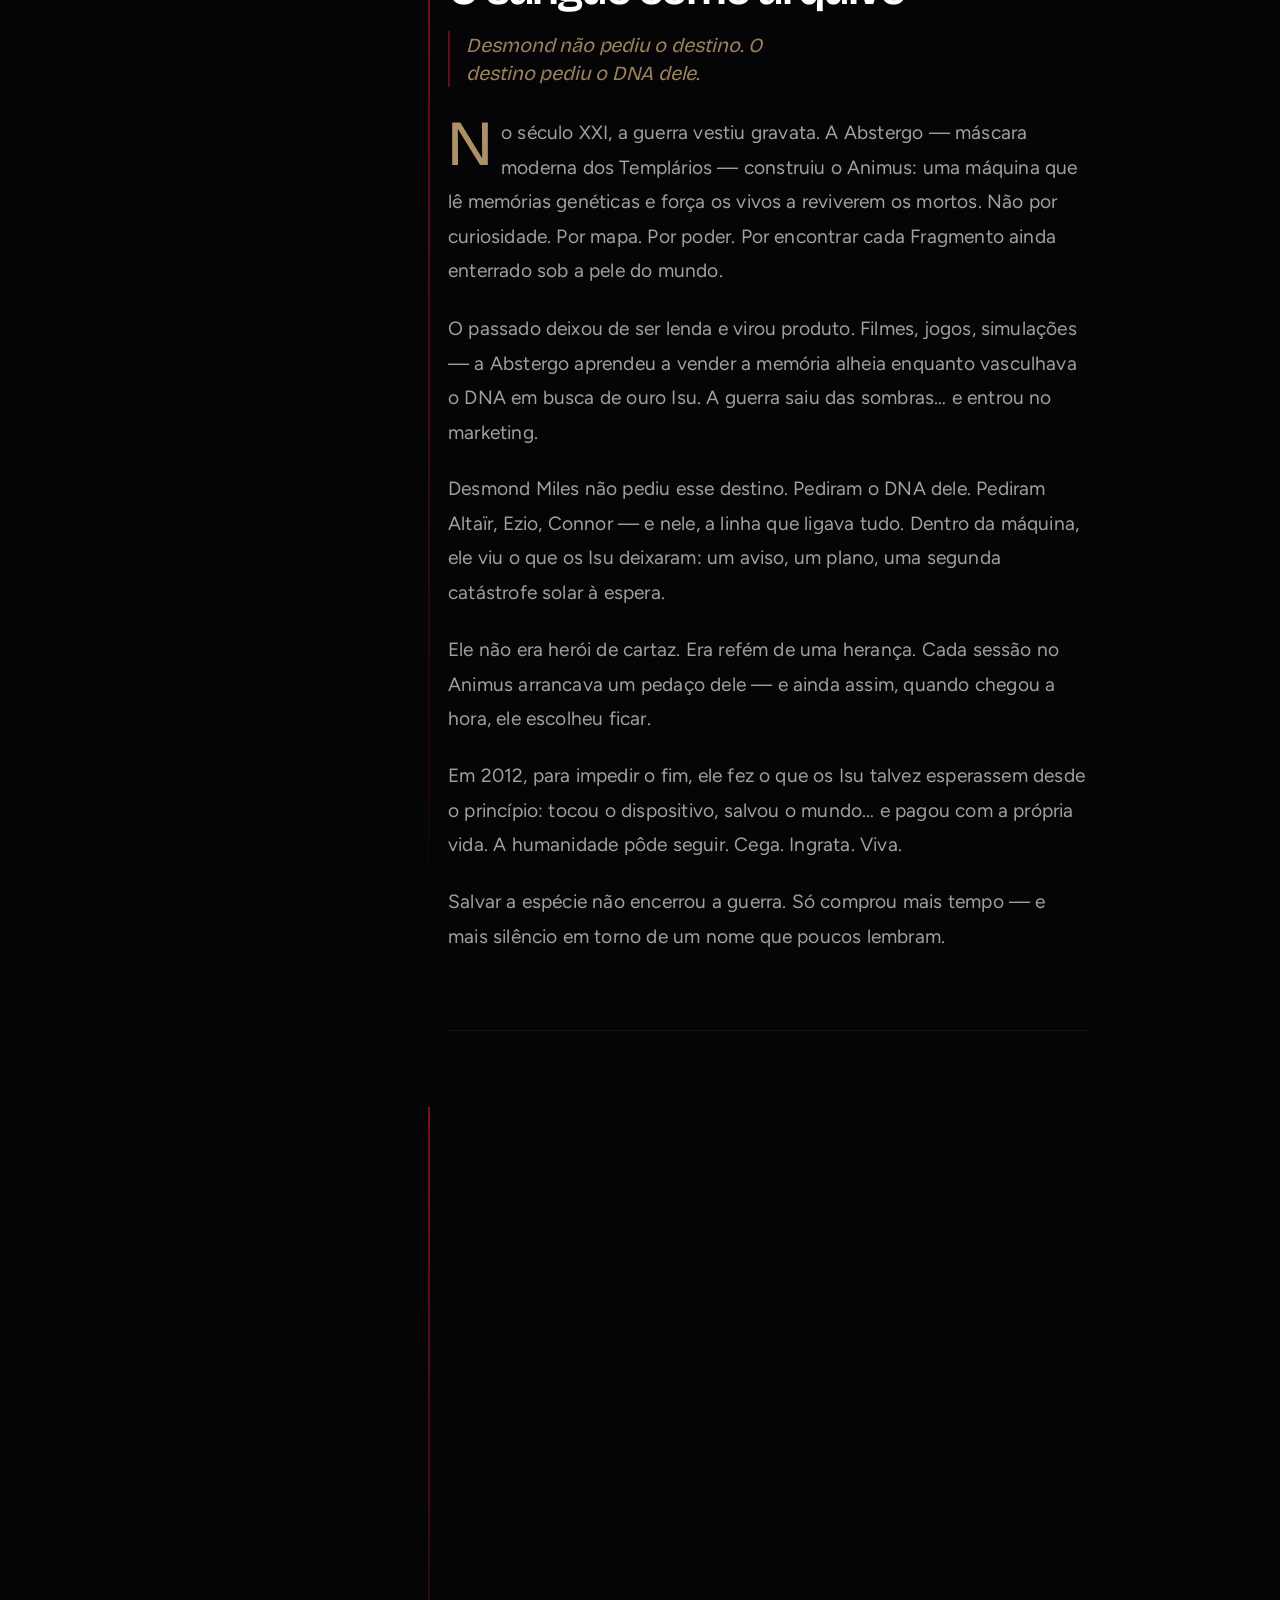
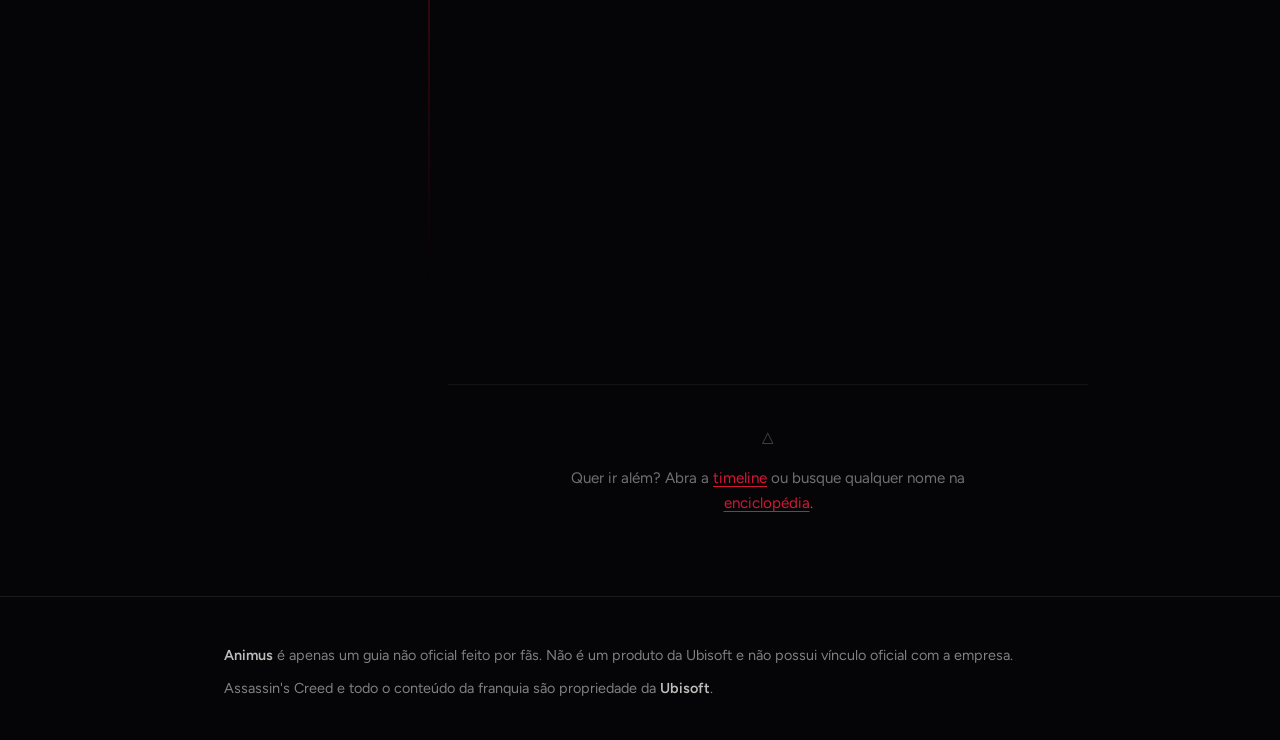
<file: lore.html>
<!DOCTYPE html>
<html lang="pt-BR">
<head>
  <meta charset="UTF-8" />
  <meta name="viewport" content="width=device-width, initial-scale=1" />
  <meta name="description" content="A história de Assassin's Creed contada como crônica — do Isu ao presente. Guia de fãs; conteúdo © Ubisoft." />
  <title>Lore — Animus</title>
  <link rel="stylesheet" href="css/styles.css" />
  <link rel="stylesheet" href="css/cinema.css" />
  <link rel="stylesheet" href="css/lore.css" />
</head>
<body class="page-lore">
  <div class="progress" aria-hidden="true"></div>
  <div class="tale-readbar" id="tale-readbar" aria-hidden="true"></div>

  <div class="tale-ambient" aria-hidden="true">
    <div class="tale-ambient__fog tale-ambient__fog--a"></div>
    <div class="tale-ambient__fog tale-ambient__fog--b"></div>
    <div class="tale-ambient__fog tale-ambient__fog--c"></div>
    <div class="tale-ambient__ember"></div>
    <div class="tale-ambient__ash" id="tale-ash"></div>
    <div class="tale-ambient__glyphs" id="tale-glyphs"></div>
    <div class="tale-ambient__vignette"></div>
  </div>

  <header class="nav" id="nav">
    <div class="nav__inner">
      <a class="nav__brand" href="index.html">Ani<span>mus</span></a>
      <button class="nav__toggle" type="button" aria-label="Menu"><span></span></button>
      <ul class="nav__links">
        <li><a href="index.html">Início</a></li>
        <li><a href="jogos.html">Jogos</a></li>
        <li><a href="personagens.html">Personagens</a></li>
        <li><a href="timeline.html">Timeline</a></li>
        <li><a href="lore.html">Lore</a></li>
        <li><a href="hqs.html">HQs</a></li>
        <li><a href="enciclopedia.html">Enciclopédia</a></li>
      </ul>
    </div>
  </header>

  <main>
    <header class="page-hero chronicle-hero">
      <div class="page-hero__media" aria-hidden="true"></div>
      <div class="page-hero__orbs" aria-hidden="true">
        <span class="hero__orb hero__orb--1"></span>
        <span class="hero__orb hero__orb--2"></span>
        <span class="hero__orb hero__orb--3"></span>
        <span class="hero__orb hero__orb--4"></span>
      </div>
      <div class="container page-hero__content reveal">
        <p class="hero__kicker">Crônica</p>
        <h1>A guerra que nunca acaba</h1>
        <p class="page-hero__lead">O conto completo — do silêncio dos Isu ao presente que ainda sangra. Sem fichas. Só a história.</p>
        <p class="chronicle__scroll-hint" aria-hidden="true">Desça para continuar</p>
      </div>
    </header>

    <div class="chronicle-layout">
      <nav class="chronicle-toc" id="chronicle-toc" aria-label="Capítulos da crônica"></nav>

      <article class="chronicle">
        <div class="chronicle__intro reveal">
          <p class="chronicle__epigraph">“Nada é verdade.<br />Tudo é permitido.”</p>
        </div>

        <div id="chronicle-root"></div>

        <footer class="chronicle__end reveal">
          <p class="chronicle__end-mark" aria-hidden="true">△</p>
          <p>Quer ir além? Abra a <a href="timeline.html">timeline</a> ou busque qualquer nome na <a href="enciclopedia.html">enciclopédia</a>.</p>
        </footer>
      </article>
    </div>
  </main>

  <footer class="footer">
    <div class="container footer__inner">
      <p><strong>Animus</strong> é apenas um guia não oficial feito por fãs. Não é um produto da Ubisoft e não possui vínculo oficial com a empresa.</p>
      <p>Assassin's Creed e todo o conteúdo da franquia são propriedade da <strong>Ubisoft</strong>.</p>
    </div>
  </footer>

  <script type="module" src="js/lore.js"></script>
</body>
</html>
</file>
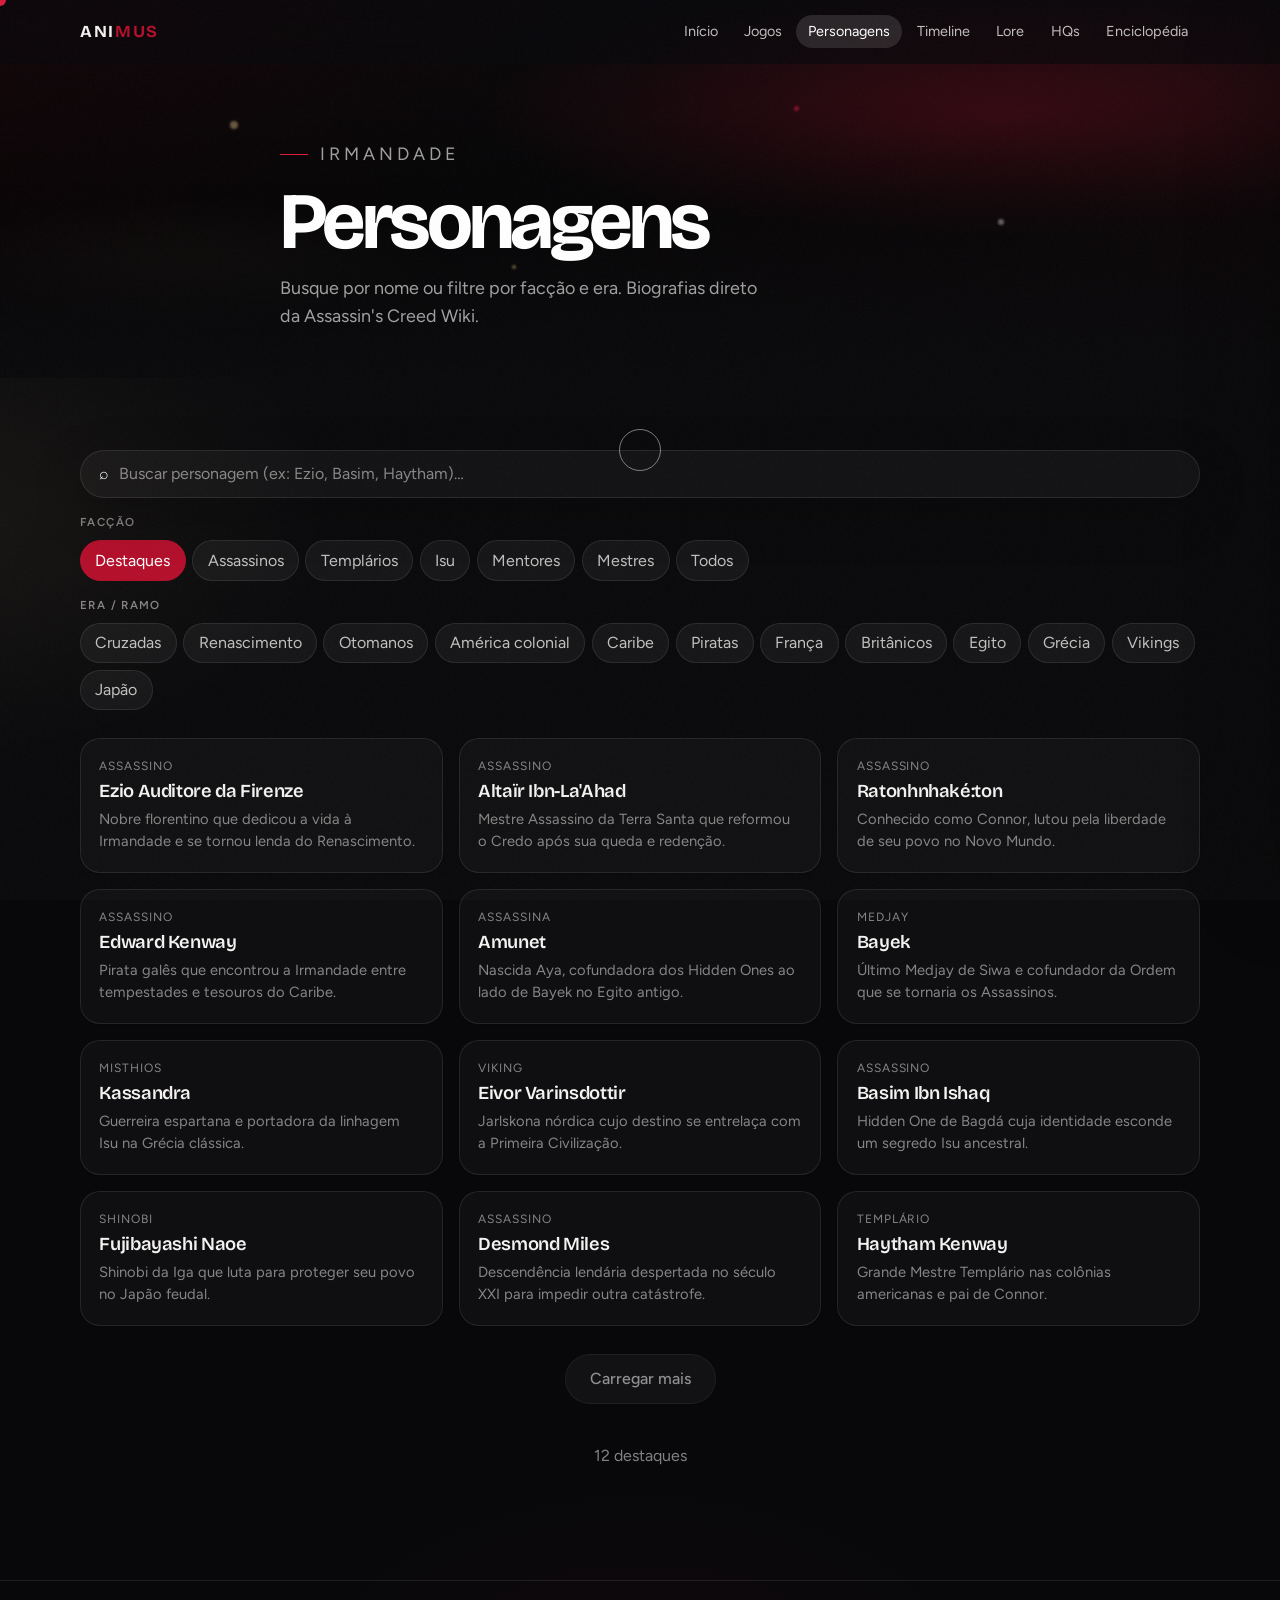
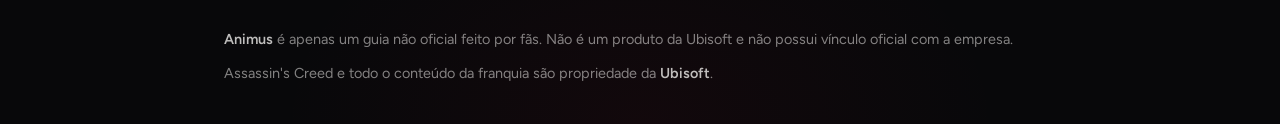
<file: personagens.html>
<!DOCTYPE html>
<html lang="pt-BR">
<head>
  <meta charset="UTF-8" />
  <meta name="viewport" content="width=device-width, initial-scale=1" />
  <title>Personagens — Animus</title>
  <link rel="stylesheet" href="css/styles.css" />
  <link rel="stylesheet" href="css/cinema.css" />
</head>
<body>
  <div class="progress" aria-hidden="true"></div>

  <header class="nav" id="nav">
    <div class="nav__inner">
      <a class="nav__brand" href="index.html">Ani<span>mus</span></a>
      <button class="nav__toggle" type="button" aria-label="Menu"><span></span></button>
      <ul class="nav__links">
        <li><a href="index.html">Início</a></li>
        <li><a href="jogos.html">Jogos</a></li>
        <li><a href="personagens.html">Personagens</a></li>
        <li><a href="timeline.html">Timeline</a></li>
        <li><a href="lore.html">Lore</a></li>
        <li><a href="hqs.html">HQs</a></li>
        <li><a href="enciclopedia.html">Enciclopédia</a></li>
      </ul>
    </div>
  </header>

  <main>
    <header class="page-hero">
      <div class="page-hero__media" aria-hidden="true"></div>
      <div class="page-hero__orbs" aria-hidden="true">
        <span class="hero__orb hero__orb--1"></span>
        <span class="hero__orb hero__orb--2"></span>
        <span class="hero__orb hero__orb--3"></span>
        <span class="hero__orb hero__orb--4"></span>
      </div>
      <div class="container page-hero__content reveal">
        <p class="hero__kicker">Irmandade</p>
        <h1>Personagens</h1>
        <p class="page-hero__lead">Busque por nome ou filtre por facção e era. Biografias direto da Assassin's Creed Wiki.</p>
      </div>
    </header>

    <section class="section section--tight">
      <div class="container">
        <div class="toolbar reveal" style="flex-direction:column;align-items:stretch;gap:1rem">
          <div class="search">
            <span aria-hidden="true">⌕</span>
            <input type="search" id="char-search" placeholder="Buscar personagem (ex: Ezio, Basim, Haytham)…" autocomplete="off" />
          </div>

          <div>
            <p class="filter-label">Facção</p>
            <div class="chips" id="faction-chips">
              <button type="button" class="chip is-active" data-filter="featured">Destaques</button>
              <button type="button" class="chip" data-filter="assassins">Assassinos</button>
              <button type="button" class="chip" data-filter="templars">Templários</button>
              <button type="button" class="chip" data-filter="isu">Isu</button>
              <button type="button" class="chip" data-filter="mentors">Mentores</button>
              <button type="button" class="chip" data-filter="masters">Mestres</button>
              <button type="button" class="chip" data-filter="all">Todos</button>
            </div>
          </div>

          <div>
            <p class="filter-label">Era / ramo</p>
            <div class="chips" id="era-chips">
              <button type="button" class="chip" data-filter="levantines">Cruzadas</button>
              <button type="button" class="chip" data-filter="italians">Renascimento</button>
              <button type="button" class="chip" data-filter="ottomans">Otomanos</button>
              <button type="button" class="chip" data-filter="colonials">América colonial</button>
              <button type="button" class="chip" data-filter="caribbean">Caribe</button>
              <button type="button" class="chip" data-filter="pirates">Piratas</button>
              <button type="button" class="chip" data-filter="french">França</button>
              <button type="button" class="chip" data-filter="british">Britânicos</button>
              <button type="button" class="chip" data-filter="egyptians">Egito</button>
              <button type="button" class="chip" data-filter="greeks">Grécia</button>
              <button type="button" class="chip" data-filter="norse">Vikings</button>
              <button type="button" class="chip" data-filter="japanese">Japão</button>
            </div>
          </div>
        </div>

        <div class="grid" id="char-grid"></div>
        <div style="display:flex;justify-content:center;margin-top:1.75rem">
          <button type="button" class="btn btn--soft" id="load-more" hidden>Carregar mais</button>
        </div>
        <p class="status" id="char-status" hidden></p>
      </div>
    </section>
  </main>

  <footer class="footer">
    <div class="container footer__inner">
      <p><strong>Animus</strong> é apenas um guia não oficial feito por fãs. Não é um produto da Ubisoft e não possui vínculo oficial com a empresa.</p>
      <p>Assassin's Creed e todo o conteúdo da franquia são propriedade da <strong>Ubisoft</strong>.</p>
    </div>
  </footer>

  <script type="module" src="js/characters.js"></script>
</body>
</html>
</file>
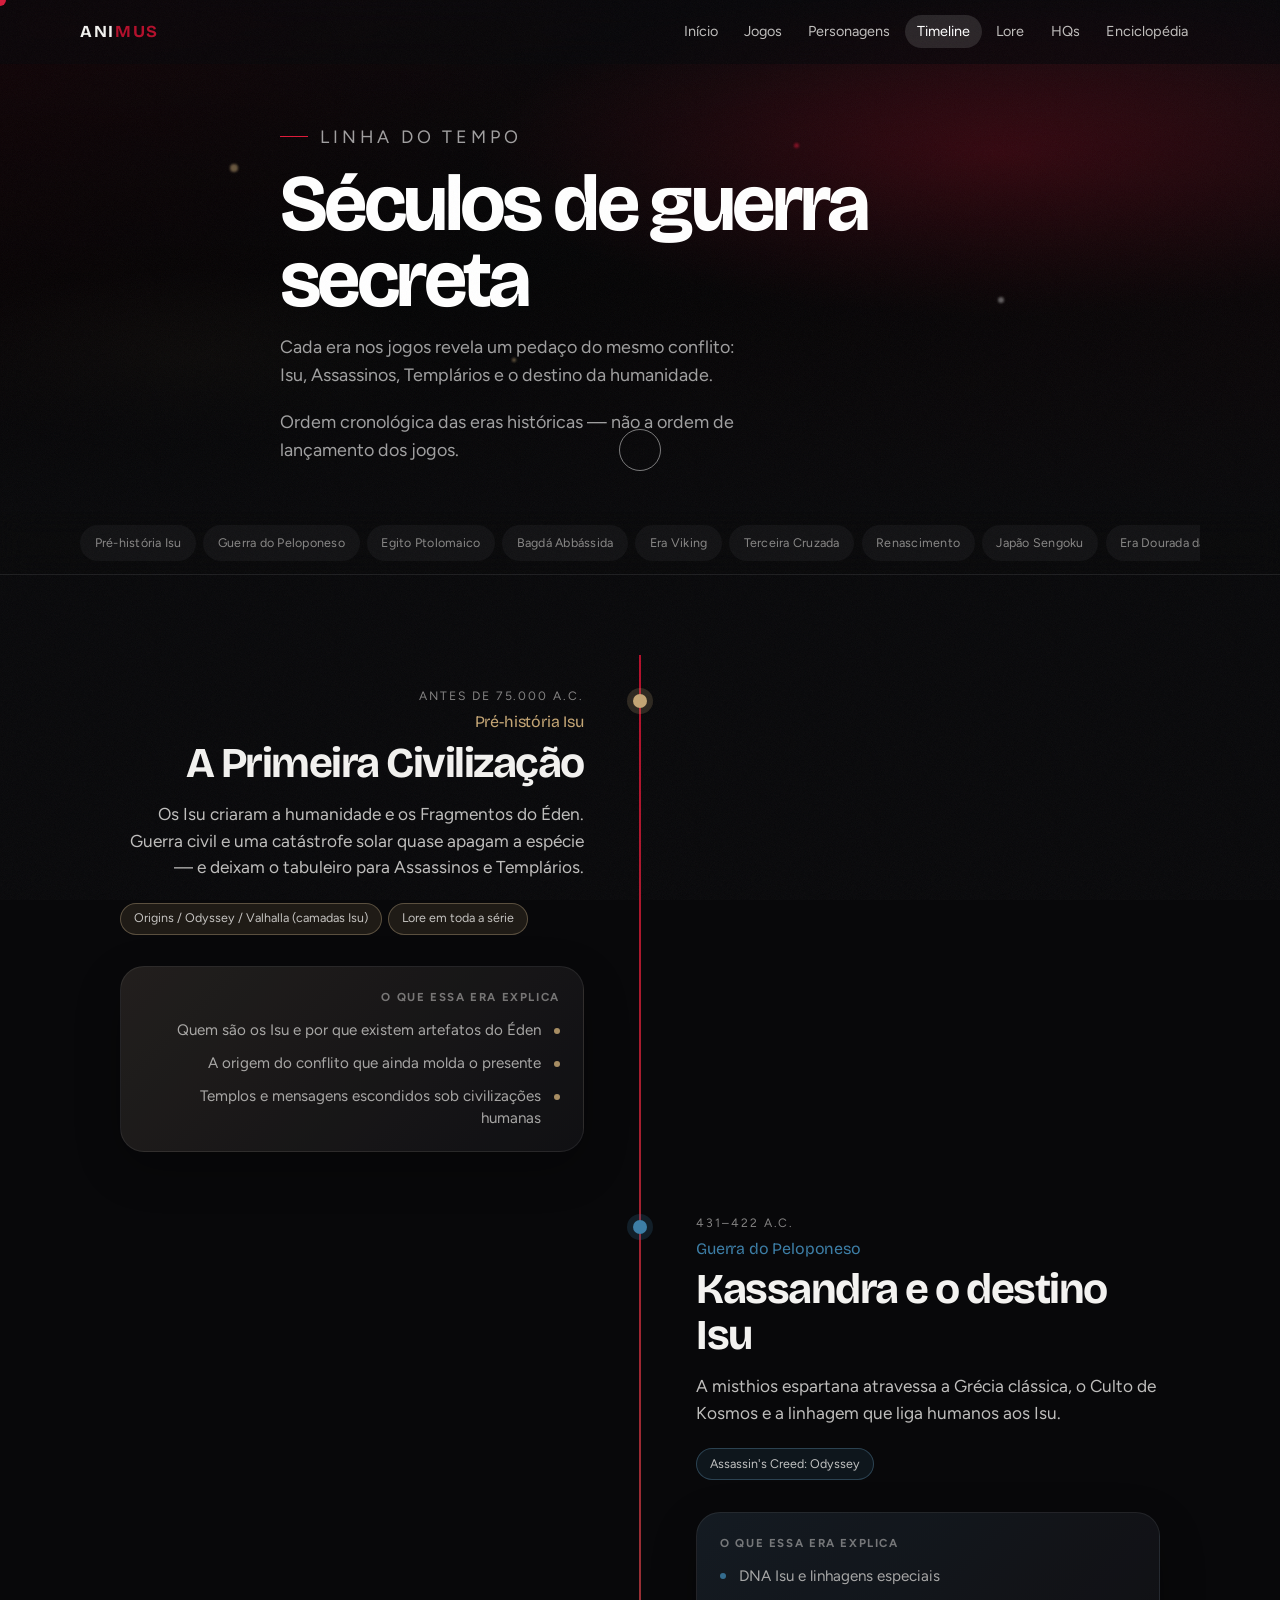
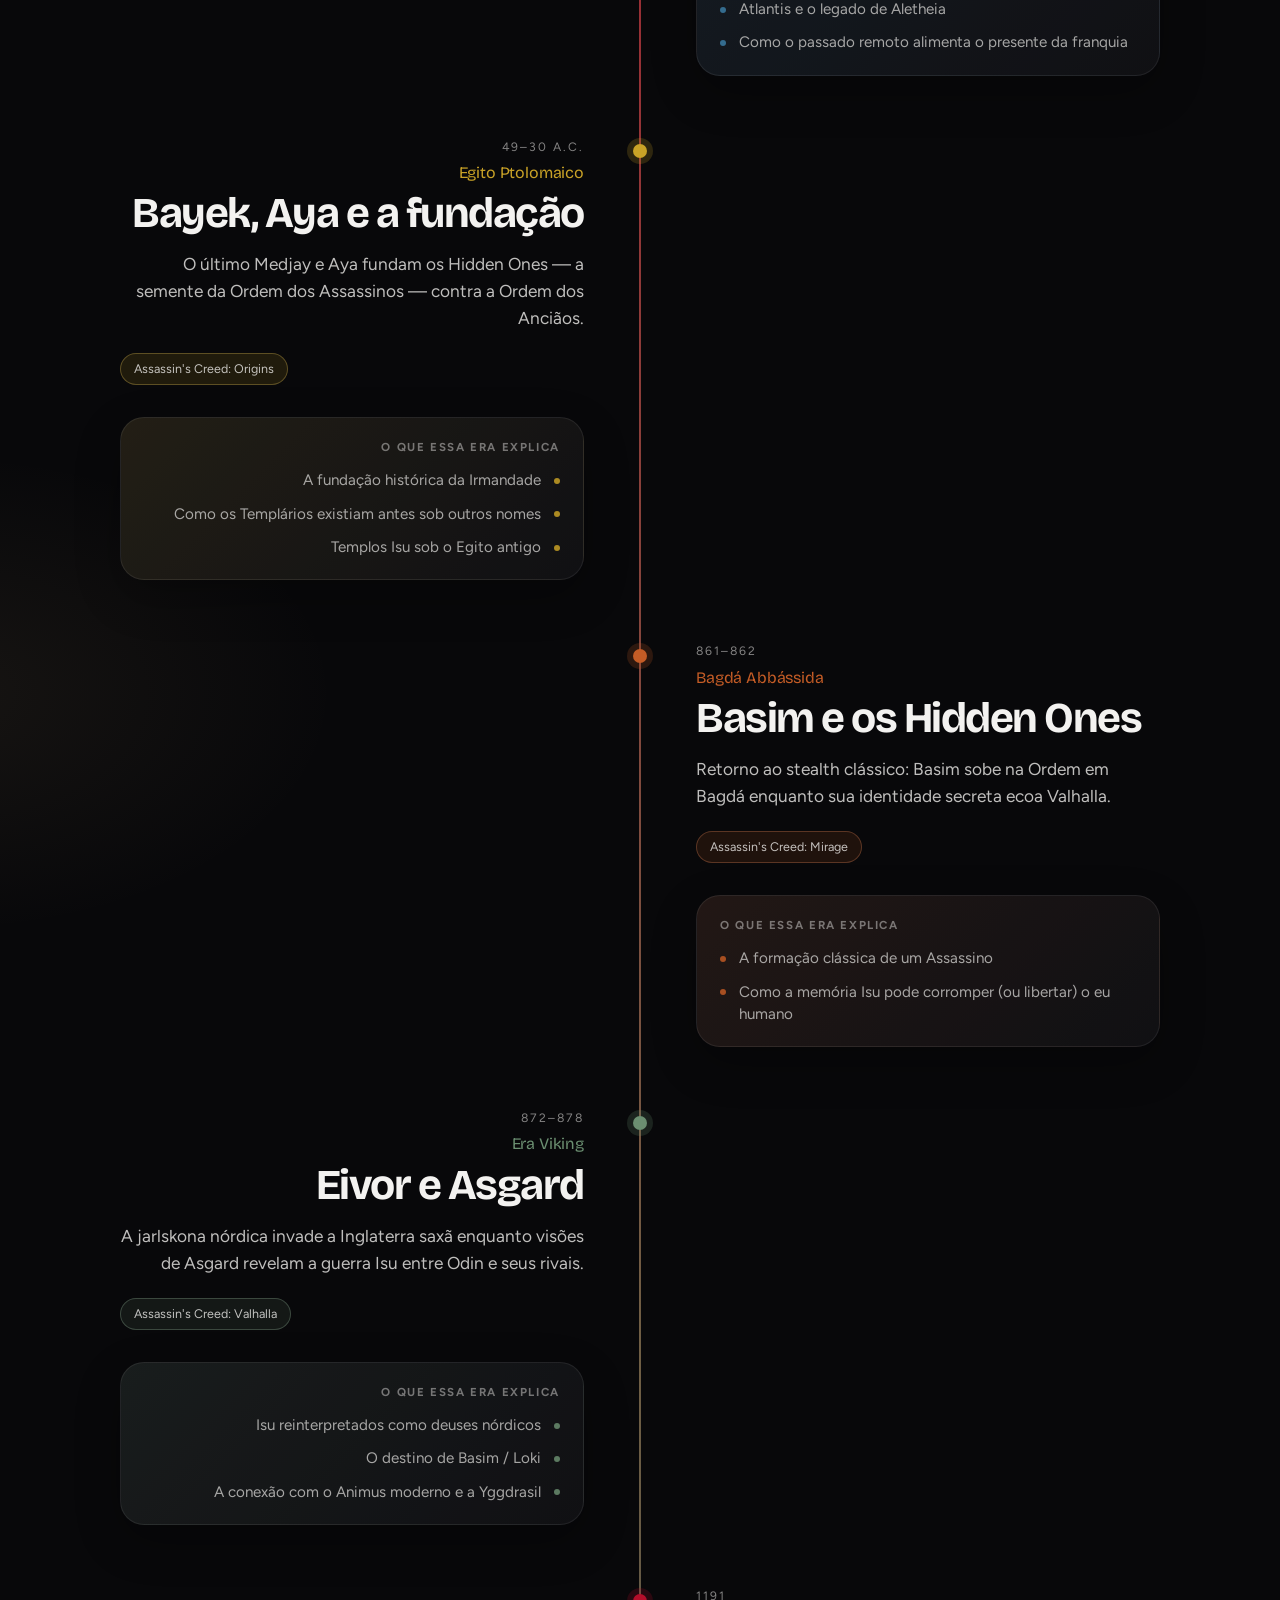
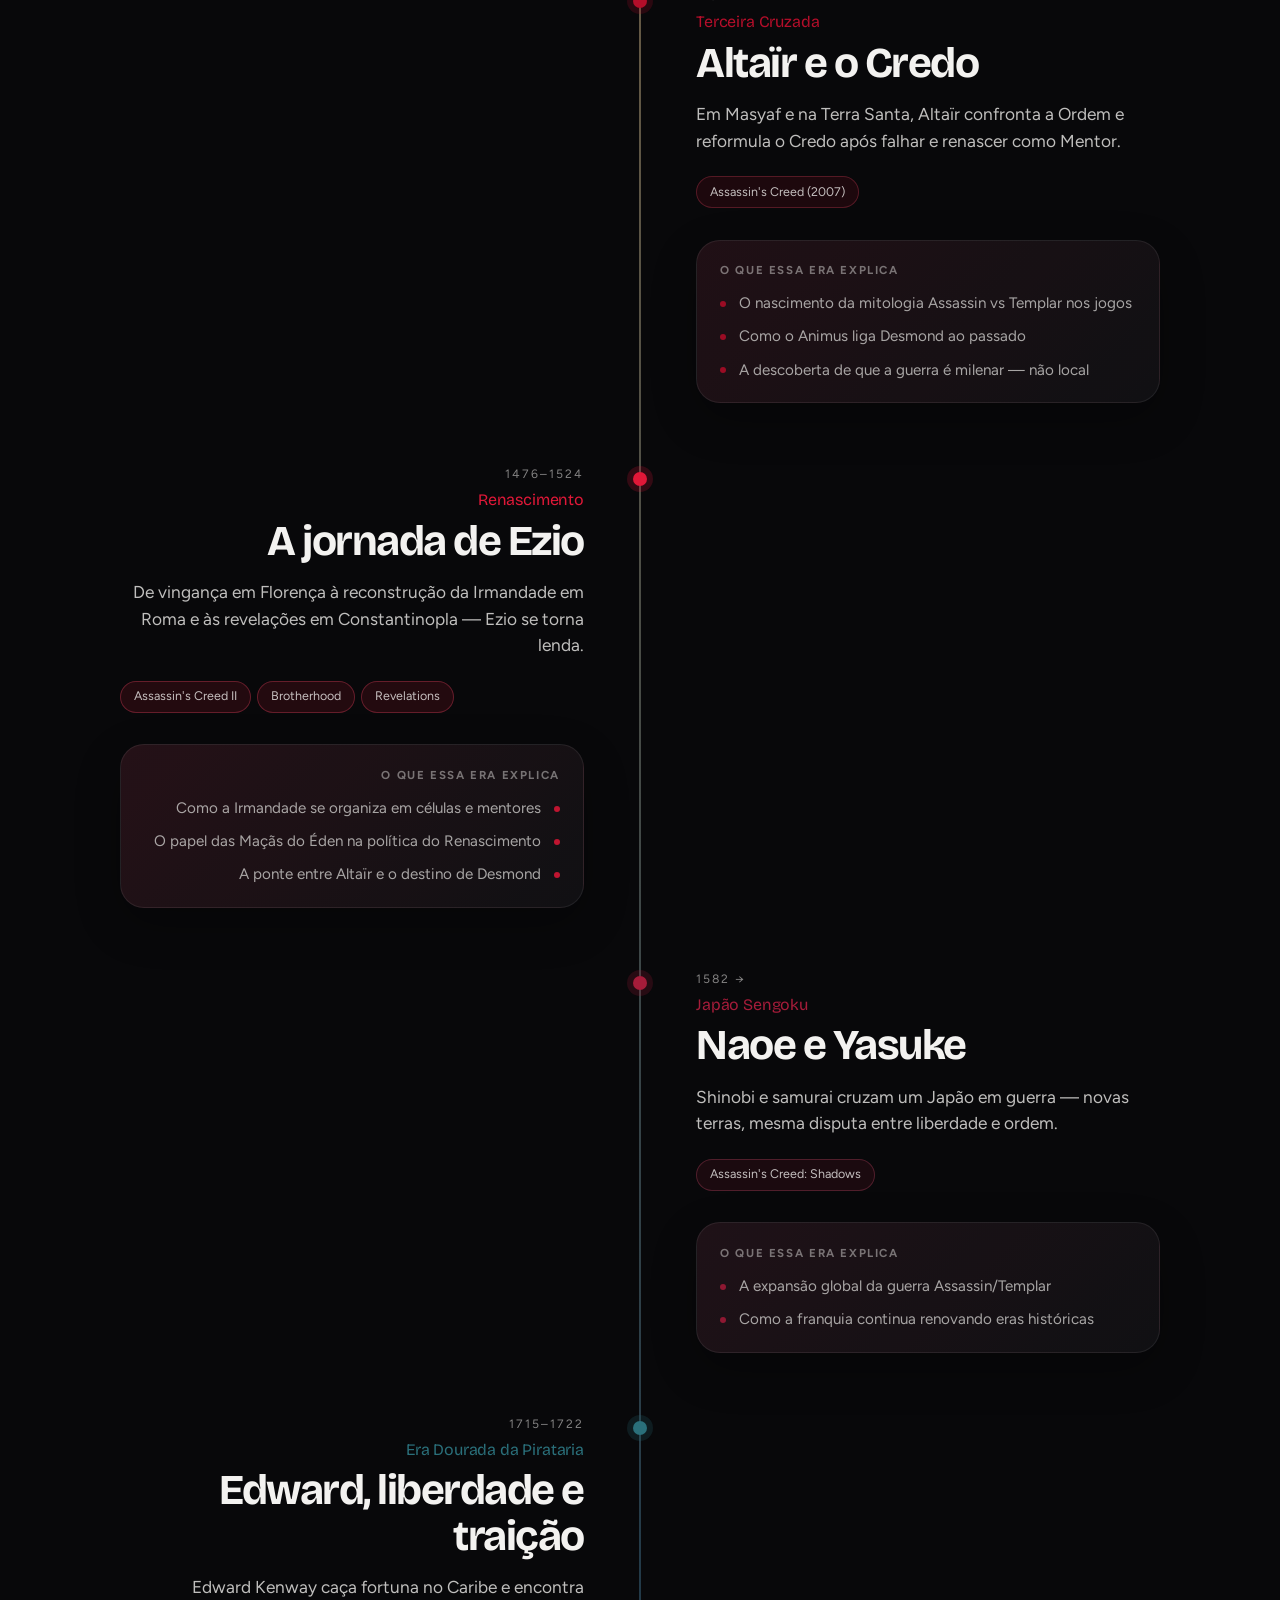
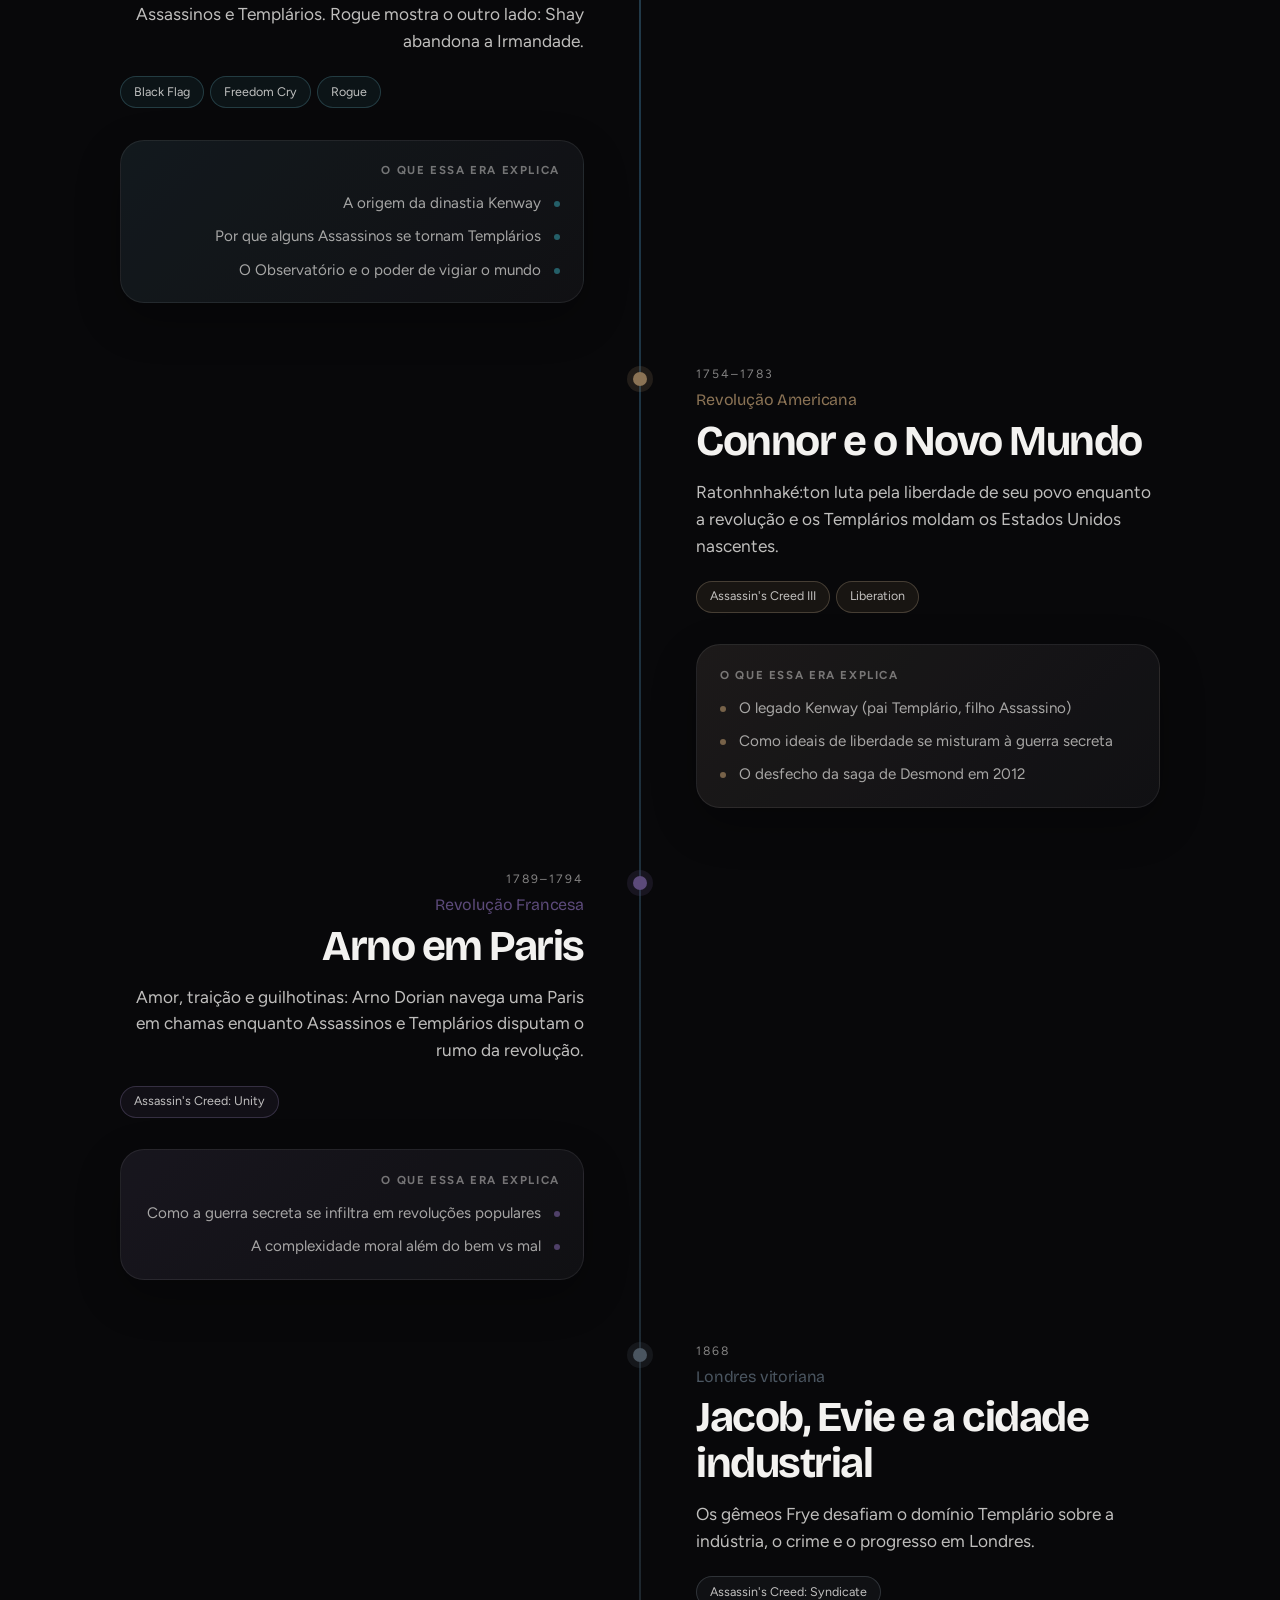
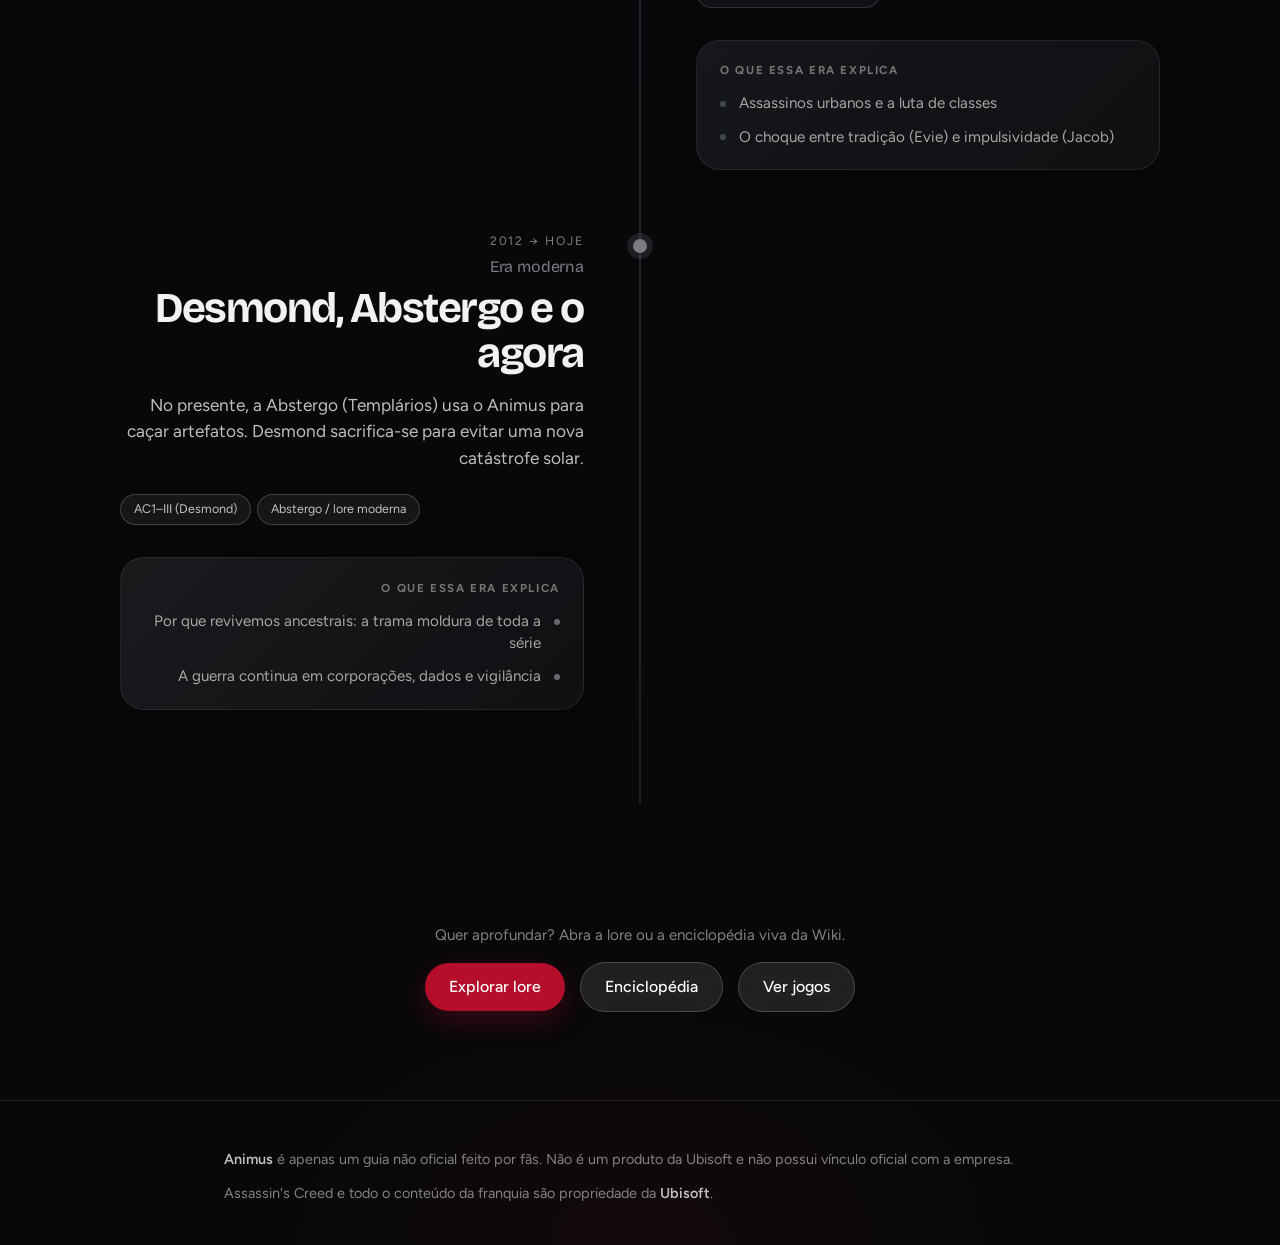
<file: timeline.html>
<!DOCTYPE html>
<html lang="pt-BR">
<head>
  <meta charset="UTF-8" />
  <meta name="viewport" content="width=device-width, initial-scale=1" />
  <meta name="description" content="Linha do tempo Assassin's Creed — eras, jogos e o que cada um explica no cânone. Guia não oficial; conteúdo © Ubisoft." />
  <title>Timeline — Animus</title>
  <link rel="stylesheet" href="css/styles.css" />
  <link rel="stylesheet" href="css/cinema.css" />
  <link rel="stylesheet" href="css/timeline.css" />
</head>
<body>
  <div class="progress" aria-hidden="true"></div>

  <header class="nav" id="nav">
    <div class="nav__inner">
      <a class="nav__brand" href="index.html">Ani<span>mus</span></a>
      <button class="nav__toggle" type="button" aria-label="Menu"><span></span></button>
      <ul class="nav__links">
        <li><a href="index.html">Início</a></li>
        <li><a href="jogos.html">Jogos</a></li>
        <li><a href="personagens.html">Personagens</a></li>
        <li><a href="timeline.html">Timeline</a></li>
        <li><a href="lore.html">Lore</a></li>
        <li><a href="hqs.html">HQs</a></li>
        <li><a href="enciclopedia.html">Enciclopédia</a></li>
      </ul>
    </div>
  </header>

  <main>
    <header class="page-hero tl-hero">
      <div class="page-hero__media" aria-hidden="true"></div>
      <div class="page-hero__orbs" aria-hidden="true">
        <span class="hero__orb hero__orb--1"></span>
        <span class="hero__orb hero__orb--2"></span>
        <span class="hero__orb hero__orb--3"></span>
        <span class="hero__orb hero__orb--4"></span>
      </div>
      <div class="container page-hero__content reveal">
        <p class="hero__kicker">Linha do tempo</p>
        <h1>Séculos de guerra secreta</h1>
        <p class="page-hero__lead">Cada era nos jogos revela um pedaço do mesmo conflito: Isu, Assassinos, Templários e o destino da humanidade.</p>
        <p class="tl-hero__note">Ordem cronológica das eras históricas — não a ordem de lançamento dos jogos.</p>
      </div>
    </header>

    <div class="tl-nav-wrap">
      <div class="container">
        <nav class="tl-nav" id="tl-nav" aria-label="Épocas"></nav>
      </div>
    </div>

    <section class="section section--tight">
      <div class="container">
        <div class="tl-track" id="tl-track"></div>
      </div>
    </section>

    <div class="tl-footer-cta container">
      <p>Quer aprofundar? Abra a lore ou a enciclopédia viva da Wiki.</p>
      <a class="btn btn--primary" href="lore.html">Explorar lore</a>
      <a class="btn btn--ghost" href="enciclopedia.html">Enciclopédia</a>
      <a class="btn btn--ghost" href="jogos.html">Ver jogos</a>
    </div>
  </main>

  <footer class="footer">
    <div class="container footer__inner">
      <p><strong>Animus</strong> é apenas um guia não oficial feito por fãs. Não é um produto da Ubisoft e não possui vínculo oficial com a empresa.</p>
      <p>Assassin's Creed e todo o conteúdo da franquia são propriedade da <strong>Ubisoft</strong>.</p>
    </div>
  </footer>

  <script type="module" src="js/timeline.js"></script>
</body>
</html>
</file>
<file: css/styles.css>
@import url("https://fonts.googleapis.com/css2?family=Bricolage+Grotesque:opsz,wght@12..96,400;12..96,500;12..96,600;12..96,700&family=Figtree:wght@400;500;600&display=swap");

:root {
  --bg: #f3f2f0;
  --bg-elevated: #ffffff;
  --ink: #141416;
  --ink-soft: #3a3a3e;
  --muted: #6b6b70;
  --line: rgba(20, 20, 22, 0.08);
  --accent: #b40e2a;
  --accent-bright: #e01838;
  --accent-soft: rgba(180, 14, 42, 0.12);
  --gold: #c4a574;
  --gold-soft: rgba(196, 165, 116, 0.18);
  --dark: #050506;
  --dark-soft: #0c0c0e;
  --glass: rgba(243, 242, 240, 0.78);
  --shadow: 0 24px 60px rgba(0, 0, 0, 0.1);
  --shadow-hover: 0 28px 70px rgba(0, 0, 0, 0.14);
  --radius: 20px;
  --radius-sm: 14px;
  --max: 1120px;
  --nav-h: 64px;
  --font-display: "Bricolage Grotesque", sans-serif;
  --font-body: "Figtree", sans-serif;
  --ease: cubic-bezier(0.22, 1, 0.36, 1);
  --ease-out: cubic-bezier(0.16, 1, 0.3, 1);
  --ease-spring: cubic-bezier(0.34, 1.56, 0.64, 1);
}

*,
*::before,
*::after {
  box-sizing: border-box;
  margin: 0;
  padding: 0;
}

html {
  scroll-behavior: smooth;
}

body {
  font-family: var(--font-body);
  color: var(--ink);
  background:
    radial-gradient(1100px 520px at 85% -8%, rgba(180, 14, 42, 0.07), transparent 55%),
    radial-gradient(800px 480px at -5% 30%, rgba(196, 165, 116, 0.08), transparent 50%),
    radial-gradient(600px 400px at 50% 100%, rgba(0, 0, 0, 0.03), transparent 60%),
    var(--bg);
  line-height: 1.5;
  min-height: 100vh;
  -webkit-font-smoothing: antialiased;
  text-rendering: optimizeLegibility;
  overflow-x: hidden;
}

body::before {
  content: "";
  position: fixed;
  inset: 0;
  pointer-events: none;
  z-index: 9999;
  opacity: 0.035;
  background-image: url("data:image/svg+xml,%3Csvg viewBox='0 0 256 256' xmlns='http://www.w3.org/2000/svg'%3E%3Cfilter id='n'%3E%3CfeTurbulence type='fractalNoise' baseFrequency='0.85' numOctaves='4' stitchTiles='stitch'/%3E%3C/filter%3E%3Crect width='100%25' height='100%25' filter='url(%23n)'/%3E%3C/svg%3E");
  background-size: 180px;
}

img {
  display: block;
  max-width: 100%;
}

a {
  color: inherit;
  text-decoration: none;
}

button,
input {
  font: inherit;
}

.container {
  width: min(100% - 2.5rem, var(--max));
  margin-inline: auto;
}

/* —— Nav —— */
.nav {
  position: fixed;
  inset: 0 0 auto;
  z-index: 100;
  height: var(--nav-h);
  display: flex;
  align-items: center;
  backdrop-filter: saturate(160%) blur(18px);
  background: var(--glass);
  border-bottom: 1px solid transparent;
  transition:
    border-color 0.4s var(--ease),
    background 0.4s var(--ease),
    box-shadow 0.4s var(--ease);
}

.nav.is-scrolled {
  border-bottom-color: var(--line);
  box-shadow: 0 8px 32px rgba(0, 0, 0, 0.04);
}

.nav__inner {
  display: flex;
  align-items: center;
  justify-content: space-between;
  gap: 1rem;
  width: min(100% - 2rem, var(--max));
  margin-inline: auto;
}

.nav__brand {
  font-family: var(--font-display);
  font-weight: 700;
  font-size: 1.05rem;
  letter-spacing: 0.1em;
  text-transform: uppercase;
  transition: transform 0.35s var(--ease-out);
}

.nav__brand:hover {
  transform: scale(1.03);
}

.nav__brand span {
  color: var(--accent);
}

.nav__links {
  display: flex;
  align-items: center;
  gap: 0.15rem;
  list-style: none;
}

.nav__links a {
  padding: 0.45rem 0.75rem;
  border-radius: 999px;
  font-size: 0.9rem;
  color: var(--ink-soft);
  transition:
    background 0.3s var(--ease),
    color 0.3s var(--ease),
    transform 0.3s var(--ease);
}

.nav__links a:hover {
  background: rgba(0, 0, 0, 0.05);
  color: var(--ink);
  transform: translateY(-1px);
}

.nav__links a.is-active {
  background: var(--ink);
  color: #fff;
}

.nav__toggle {
  display: none;
  width: 42px;
  height: 42px;
  border: 0;
  border-radius: 50%;
  background: rgba(0, 0, 0, 0.05);
  cursor: pointer;
  align-items: center;
  justify-content: center;
}

.nav__toggle span {
  display: block;
  width: 16px;
  height: 1.5px;
  background: var(--ink);
  position: relative;
}

.nav__toggle span::before,
.nav__toggle span::after {
  content: "";
  position: absolute;
  inset-inline: 0;
  height: inherit;
  background: inherit;
}

.nav__toggle span::before { top: -5px; }
.nav__toggle span::after { top: 5px; }

/* —— Buttons —— */
.btn {
  display: inline-flex;
  align-items: center;
  justify-content: center;
  gap: 0.5rem;
  min-height: 48px;
  padding: 0.75rem 1.5rem;
  border-radius: 980px;
  border: 0;
  cursor: pointer;
  font-weight: 500;
  position: relative;
  overflow: hidden;
  transition:
    transform 0.4s var(--ease-out),
    background 0.3s var(--ease),
    box-shadow 0.4s var(--ease);
}

.btn::after {
  content: "";
  position: absolute;
  inset: 0;
  background: linear-gradient(120deg, transparent 30%, rgba(255, 255, 255, 0.22) 50%, transparent 70%);
  transform: translateX(-120%);
  transition: transform 0.6s var(--ease);
}

.btn:hover::after {
  transform: translateX(120%);
}

.btn:hover {
  transform: translateY(-2px) scale(1.02);
}

.btn:active {
  transform: scale(0.98);
}

.btn--primary {
  background: var(--accent);
  color: #fff;
  box-shadow: 0 10px 28px rgba(180, 14, 42, 0.28);
}

.btn--primary:hover {
  background: var(--accent-bright);
  box-shadow: 0 14px 36px rgba(180, 14, 42, 0.35);
}

.btn--ghost {
  background: rgba(255, 255, 255, 0.1);
  color: #fff;
  backdrop-filter: blur(10px);
  border: 1px solid rgba(255, 255, 255, 0.18);
}

.btn--ghost:hover {
  background: rgba(255, 255, 255, 0.18);
}

.btn--dark {
  background: var(--ink);
  color: #fff;
  box-shadow: 0 10px 28px rgba(0, 0, 0, 0.15);
}

.btn--soft {
  background: rgba(0, 0, 0, 0.05);
  color: var(--ink);
}

/* —— Hero —— */
.hero {
  position: relative;
  min-height: 100vh;
  display: grid;
  place-items: end stretch;
  overflow: hidden;
  color: #fff;
  background: var(--dark);
}

.hero__media {
  position: absolute;
  inset: 0;
  background:
    linear-gradient(180deg, rgba(0, 0, 0, 0.2) 0%, rgba(0, 0, 0, 0.75) 68%, #000 100%),
    radial-gradient(ellipse 70% 55% at 72% 38%, rgba(180, 14, 42, 0.45), transparent 58%),
    radial-gradient(ellipse 40% 35% at 20% 60%, rgba(196, 165, 116, 0.12), transparent 50%),
    linear-gradient(145deg, #160408 0%, #08080a 42%, #1a0c10 100%);
  animation: heroPulse 16s var(--ease) infinite alternate;
  will-change: transform, filter;
}

.hero__media::before {
  content: "";
  position: absolute;
  inset: -10%;
  background:
    radial-gradient(circle at 60% 40%, rgba(255, 255, 255, 0.04) 0%, transparent 28%),
    radial-gradient(circle at 30% 70%, rgba(180, 14, 42, 0.15) 0%, transparent 35%);
  animation: fogDrift 22s ease-in-out infinite alternate;
}

.hero__media::after {
  content: "";
  position: absolute;
  inset: 0;
  background:
    radial-gradient(circle at 28% 72%, transparent 0%, transparent 36%, rgba(0, 0, 0, 0.5) 100%),
    linear-gradient(90deg, transparent 55%, rgba(180, 14, 42, 0.1));
  pointer-events: none;
}

.hero__crest {
  position: absolute;
  right: clamp(4%, 8vw, 12%);
  top: 48%;
  transform: translateY(-50%);
  width: min(42vw, 380px);
  opacity: 0.14;
  z-index: 0;
  pointer-events: none;
  animation: crestFloat 10s ease-in-out infinite alternate;
}

.hero__crest svg {
  width: 100%;
  height: auto;
  filter: drop-shadow(0 0 40px rgba(180, 14, 42, 0.35));
}

.hero__orbs {
  position: absolute;
  inset: 0;
  z-index: 0;
  pointer-events: none;
  overflow: hidden;
}

.hero__orb {
  position: absolute;
  border-radius: 50%;
  filter: blur(1px);
  opacity: 0.5;
  animation: orbFloat 12s ease-in-out infinite;
}

.hero__orb--1 {
  width: 8px;
  height: 8px;
  background: var(--gold);
  left: 18%;
  top: 32%;
  animation-delay: 0s;
}

.hero__orb--2 {
  width: 5px;
  height: 5px;
  background: var(--accent-bright);
  left: 62%;
  top: 28%;
  animation-delay: -3s;
}

.hero__orb--3 {
  width: 6px;
  height: 6px;
  background: rgba(255, 255, 255, 0.7);
  left: 78%;
  top: 58%;
  animation-delay: -6s;
}

.hero__orb--4 {
  width: 4px;
  height: 4px;
  background: var(--gold);
  left: 40%;
  top: 70%;
  animation-delay: -2s;
}

@keyframes heroPulse {
  from { filter: brightness(1) saturate(1); transform: scale(1); }
  to { filter: brightness(1.1) saturate(1.12); transform: scale(1.045); }
}

@keyframes fogDrift {
  from { transform: translate(0, 0) scale(1); }
  to { transform: translate(-3%, 2%) scale(1.05); }
}

@keyframes crestFloat {
  from { transform: translateY(-50%) rotate(-2deg); opacity: 0.12; }
  to { transform: translateY(calc(-50% - 12px)) rotate(2deg); opacity: 0.18; }
}

@keyframes orbFloat {
  0%, 100% { transform: translateY(0); opacity: 0.35; }
  50% { transform: translateY(-28px); opacity: 0.75; }
}

.hero__content {
  position: relative;
  z-index: 1;
  padding: calc(var(--nav-h) + 4rem) 0 5.5rem;
  width: min(100% - 2.5rem, var(--max));
  margin-inline: auto;
}

.hero__brand {
  font-family: var(--font-display);
  font-size: clamp(3.5rem, 12vw, 8rem);
  font-weight: 700;
  letter-spacing: -0.04em;
  line-height: 0.9;
  margin-bottom: 1.25rem;
  opacity: 0;
  animation: riseIn 1.1s var(--ease-out) 0.1s forwards;
}

.hero__brand em {
  font-style: normal;
  color: var(--accent-bright);
  text-shadow: 0 0 40px rgba(224, 24, 56, 0.35);
}

.hero__headline {
  font-family: var(--font-display);
  font-size: clamp(1.4rem, 3.2vw, 2.15rem);
  font-weight: 500;
  letter-spacing: -0.02em;
  max-width: 16ch;
  line-height: 1.15;
  margin-bottom: 0.85rem;
  opacity: 0;
  animation: riseIn 1.1s var(--ease-out) 0.28s forwards;
}

.hero__support {
  max-width: 36ch;
  color: rgba(255, 255, 255, 0.7);
  font-size: 1.05rem;
  margin-bottom: 1.75rem;
  opacity: 0;
  animation: riseIn 1.1s var(--ease-out) 0.44s forwards;
}

.hero__cta {
  display: flex;
  flex-wrap: wrap;
  gap: 0.75rem;
  opacity: 0;
  animation: riseIn 1.1s var(--ease-out) 0.58s forwards;
}

.hero__scroll {
  position: absolute;
  bottom: 1.75rem;
  left: 50%;
  transform: translateX(-50%);
  z-index: 2;
  display: flex;
  flex-direction: column;
  align-items: center;
  gap: 0.45rem;
  color: rgba(255, 255, 255, 0.45);
  font-size: 0.7rem;
  letter-spacing: 0.16em;
  text-transform: uppercase;
  opacity: 0;
  animation: riseIn 1s var(--ease-out) 1s forwards;
}

.hero__scroll-line {
  width: 1px;
  height: 42px;
  background: linear-gradient(180deg, rgba(255, 255, 255, 0.55), transparent);
  animation: scrollPulse 2s ease-in-out infinite;
}

@keyframes scrollPulse {
  0%, 100% { transform: scaleY(0.7); opacity: 0.4; transform-origin: top; }
  50% { transform: scaleY(1); opacity: 1; transform-origin: top; }
}

@keyframes riseIn {
  from { opacity: 0; transform: translateY(32px); filter: blur(4px); }
  to { opacity: 1; transform: translateY(0); filter: blur(0); }
}

/* —— Sections —— */
.section {
  padding: 6.5rem 0;
  position: relative;
}

.section--tight {
  padding: 4.5rem 0;
}

.section--dark {
  background:
    radial-gradient(700px 400px at 80% 0%, rgba(180, 14, 42, 0.18), transparent 55%),
    radial-gradient(500px 300px at 10% 100%, rgba(196, 165, 116, 0.08), transparent 50%),
    var(--dark-soft);
  color: #fff;
}

.section--artifacts {
  background:
    radial-gradient(900px 500px at 50% 0%, rgba(196, 165, 116, 0.1), transparent 55%),
    var(--bg);
}

.section__eyebrow {
  display: inline-flex;
  align-items: center;
  gap: 0.55rem;
  font-size: 0.78rem;
  font-weight: 600;
  letter-spacing: 0.14em;
  text-transform: uppercase;
  color: var(--accent);
  margin-bottom: 0.85rem;
}

.section__eyebrow::before {
  content: "";
  width: 18px;
  height: 1px;
  background: currentColor;
}

.section__title {
  font-family: var(--font-display);
  font-size: clamp(2rem, 4.5vw, 3.25rem);
  font-weight: 600;
  letter-spacing: -0.03em;
  line-height: 1.1;
  margin-bottom: 0.75rem;
}

.section__lead {
  color: var(--muted);
  font-size: 1.1rem;
  max-width: 48ch;
}

.section--dark .section__lead {
  color: rgba(255, 255, 255, 0.62);
}

.section__head {
  margin-bottom: 2.75rem;
}

.reveal {
  opacity: 0;
  transform: translateY(36px);
  transition:
    opacity 0.9s var(--ease-out),
    transform 0.9s var(--ease-out),
    filter 0.9s var(--ease-out);
  filter: blur(6px);
}

.reveal.is-visible {
  opacity: 1;
  transform: translateY(0);
  filter: blur(0);
}

.reveal-delay-1 { transition-delay: 0.08s; }
.reveal-delay-2 { transition-delay: 0.16s; }
.reveal-delay-3 { transition-delay: 0.24s; }
.reveal-delay-4 { transition-delay: 0.32s; }

/* —— Feature strip —— */
.feature-row {
  display: grid;
  grid-template-columns: 1.1fr 0.9fr;
  gap: 3rem;
  align-items: center;
  padding: 3.25rem 0;
  border-top: 1px solid var(--line);
}

.feature-row:last-child {
  border-bottom: 1px solid var(--line);
}

.feature-row__visual {
  aspect-ratio: 16 / 10;
  border-radius: var(--radius);
  overflow: hidden;
  background: #0c0c0e;
  position: relative;
  box-shadow: 0 16px 40px rgba(0, 0, 0, 0.08);
}

.feature-row__visual::after {
  content: "";
  position: absolute;
  inset: 0;
  background: linear-gradient(180deg, transparent 50%, rgba(0, 0, 0, 0.4));
  pointer-events: none;
}

.feature-row__visual img {
  width: 100%;
  height: 100%;
  object-fit: cover;
  object-position: center top;
  display: block;
  transition: transform 1s var(--ease-out);
}

.feature-row:hover .feature-row__visual img {
  transform: scale(1.06);
}

.feature-row__label {
  font-size: 0.8rem;
  letter-spacing: 0.12em;
  text-transform: uppercase;
  color: var(--muted);
  margin-bottom: 0.6rem;
}

.feature-row h3 {
  font-family: var(--font-display);
  font-size: clamp(1.5rem, 3vw, 2rem);
  letter-spacing: -0.02em;
  margin-bottom: 0.6rem;
}

.feature-row p {
  color: var(--muted);
  margin-bottom: 1.25rem;
  max-width: 40ch;
}

/* —— Artifacts —— */
.artifact-grid {
  display: grid;
  grid-template-columns: repeat(3, 1fr);
  gap: 1.1rem;
}

.artifact {
  appearance: none;
  border: 1px solid var(--line);
  background:
    linear-gradient(165deg, rgba(255, 255, 255, 0.9), rgba(255, 255, 255, 0.7)),
    radial-gradient(circle at 80% 0%, var(--gold-soft), transparent 45%);
  border-radius: var(--radius);
  padding: 1.6rem 1.4rem 1.5rem;
  text-align: left;
  cursor: pointer;
  color: inherit;
  font: inherit;
  width: 100%;
  display: flex;
  flex-direction: column;
  gap: 0.85rem;
  position: relative;
  overflow: hidden;
  transition:
    transform 0.5s var(--ease-out),
    box-shadow 0.5s var(--ease-out),
    border-color 0.4s var(--ease);
}

.artifact::before {
  content: "";
  position: absolute;
  inset: auto -20% -40% auto;
  width: 160px;
  height: 160px;
  border-radius: 50%;
  background: radial-gradient(circle, var(--gold-soft), transparent 70%);
  transition: transform 0.6s var(--ease-out);
}

.artifact:hover {
  transform: translateY(-6px);
  box-shadow: var(--shadow-hover);
  border-color: rgba(196, 165, 116, 0.35);
}

.artifact:hover::before {
  transform: scale(1.35);
}

.artifact__icon {
  width: 52px;
  height: 52px;
  border-radius: 14px;
  display: grid;
  place-items: center;
  background: var(--dark);
  color: var(--gold);
  position: relative;
  z-index: 1;
  transition: transform 0.45s var(--ease-spring);
}

.artifact:hover .artifact__icon {
  transform: rotate(-6deg) scale(1.06);
}

.artifact__icon svg {
  width: 26px;
  height: 26px;
}

.artifact__meta {
  font-size: 0.72rem;
  letter-spacing: 0.12em;
  text-transform: uppercase;
  color: var(--muted);
  position: relative;
  z-index: 1;
}

.artifact h3 {
  font-family: var(--font-display);
  font-size: 1.25rem;
  letter-spacing: -0.02em;
  position: relative;
  z-index: 1;
}

.artifact p {
  color: var(--muted);
  font-size: 0.95rem;
  position: relative;
  z-index: 1;
}

/* —— Grid / search / chips —— */
.toolbar {
  display: flex;
  flex-wrap: wrap;
  gap: 0.75rem;
  align-items: center;
  margin-bottom: 1.75rem;
}

.search {
  flex: 1;
  min-width: 220px;
  display: flex;
  align-items: center;
  gap: 0.65rem;
  background: var(--bg-elevated);
  border: 1px solid var(--line);
  border-radius: 980px;
  padding: 0.7rem 1.1rem;
  box-shadow: 0 1px 2px rgba(0, 0, 0, 0.03);
  transition: border-color 0.3s var(--ease), box-shadow 0.3s var(--ease);
}

.search:focus-within {
  border-color: rgba(180, 14, 42, 0.35);
  box-shadow: 0 0 0 4px var(--accent-soft);
}

.search input {
  flex: 1;
  border: 0;
  outline: 0;
  background: transparent;
  color: var(--ink);
}

.search input::placeholder {
  color: var(--muted);
}

.chips {
  display: flex;
  flex-wrap: wrap;
  gap: 0.4rem;
}

.filter-label {
  font-size: 0.72rem;
  font-weight: 600;
  letter-spacing: 0.12em;
  text-transform: uppercase;
  color: var(--muted);
  margin-bottom: 0.55rem;
}

.chip {
  border: 0;
  border-radius: 980px;
  padding: 0.45rem 0.9rem;
  background: rgba(0, 0, 0, 0.05);
  color: var(--ink-soft);
  cursor: pointer;
  transition:
    background 0.3s var(--ease),
    color 0.3s var(--ease),
    transform 0.3s var(--ease);
}

.chip:hover {
  transform: translateY(-1px);
}

.chip.is-active,
.chip:hover {
  background: var(--ink);
  color: #fff;
}

#load-more:disabled {
  opacity: 0.55;
  cursor: wait;
}

.grid {
  display: grid;
  grid-template-columns: repeat(3, 1fr);
  gap: 1rem;
}

.tile {
  appearance: none;
  border: 0;
  text-align: left;
  background: var(--bg-elevated);
  border-radius: var(--radius);
  overflow: hidden;
  cursor: pointer;
  box-shadow: 0 1px 2px rgba(0, 0, 0, 0.04);
  border: 1px solid var(--line);
  transition:
    transform 0.45s var(--ease-out),
    box-shadow 0.45s var(--ease-out),
    border-color 0.35s var(--ease);
  display: flex;
  flex-direction: column;
  min-height: 100%;
  color: inherit;
  font: inherit;
  width: 100%;
}

.tile:hover {
  transform: translateY(-6px);
  box-shadow: var(--shadow-hover);
  border-color: rgba(180, 14, 42, 0.15);
}

.tile__media {
  aspect-ratio: 16 / 11;
  background:
    linear-gradient(160deg, #1c1014, #0e0e10),
    radial-gradient(circle at 80% 20%, rgba(180, 14, 42, 0.35), transparent 55%);
  position: relative;
  overflow: hidden;
}

.tile__media img {
  width: 100%;
  height: 100%;
  object-fit: cover;
  object-position: top center;
  transition: transform 0.7s var(--ease-out);
}

.tile:hover .tile__media img {
  transform: scale(1.05);
}

.tile__body {
  padding: 1.1rem 1.15rem 1.25rem;
  display: flex;
  flex-direction: column;
  gap: 0.35rem;
  flex: 1;
}

.tile__meta {
  font-size: 0.75rem;
  letter-spacing: 0.08em;
  text-transform: uppercase;
  color: var(--muted);
}

.tile__title {
  font-family: var(--font-display);
  font-size: 1.15rem;
  font-weight: 600;
  letter-spacing: -0.02em;
  line-height: 1.2;
}

.tile__text {
  color: var(--muted);
  font-size: 0.92rem;
  display: -webkit-box;
  -webkit-line-clamp: 3;
  -webkit-box-orient: vertical;
  overflow: hidden;
}

.section--dark .tile {
  background: rgba(255, 255, 255, 0.04);
  border-color: rgba(255, 255, 255, 0.08);
  color: #fff;
}

.section--dark .tile__meta,
.section--dark .tile__text {
  color: rgba(255, 255, 255, 0.55);
}

.section--dark .tile:hover {
  background: rgba(255, 255, 255, 0.07);
  border-color: rgba(180, 14, 42, 0.35);
}

/* —— Page hero —— */
.page-hero {
  padding: calc(var(--nav-h) + 5rem) 0 3rem;
  position: relative;
  overflow: hidden;
}

.page-hero::before {
  content: "";
  position: absolute;
  inset: 0;
  background:
    radial-gradient(640px 320px at 92% 0%, rgba(180, 14, 42, 0.11), transparent 55%),
    radial-gradient(520px 280px at 0% 90%, rgba(196, 165, 116, 0.1), transparent 50%),
    linear-gradient(180deg, rgba(0, 0, 0, 0.02), transparent 55%);
  pointer-events: none;
}

.page-hero::after {
  content: "";
  position: absolute;
  right: 8%;
  top: 32%;
  width: 200px;
  height: 200px;
  border: 1px solid rgba(180, 14, 42, 0.14);
  border-radius: 50%;
  pointer-events: none;
  animation: crestFloat 14s ease-in-out infinite alternate;
}

.page-hero .container {
  position: relative;
  z-index: 1;
  max-width: 720px;
}

.page-hero h1 {
  font-family: var(--font-display);
  font-size: clamp(2.6rem, 7vw, 4.8rem);
  letter-spacing: -0.045em;
  line-height: 0.95;
  margin-bottom: 0.85rem;
}

.page-hero p {
  color: var(--muted);
  font-size: 1.12rem;
  max-width: 44ch;
  line-height: 1.55;
}

/* —— Drawer —— */
.drawer-backdrop {
  position: fixed;
  inset: 0;
  background: rgba(0, 0, 0, 0.5);
  opacity: 0;
  pointer-events: none;
  transition: opacity 0.4s var(--ease);
  z-index: 200;
  backdrop-filter: blur(4px);
}

.drawer-backdrop.is-open {
  opacity: 1;
  pointer-events: auto;
}

.drawer {
  position: fixed;
  top: 0;
  right: 0;
  height: 100%;
  width: min(100%, 520px);
  background: var(--bg-elevated);
  z-index: 210;
  transform: translateX(100%);
  transition: transform 0.5s var(--ease-out);
  display: flex;
  flex-direction: column;
  box-shadow: -24px 0 70px rgba(0, 0, 0, 0.2);
}

.drawer.is-open {
  transform: translateX(0);
}

.drawer__head {
  display: flex;
  align-items: flex-start;
  justify-content: space-between;
  gap: 1rem;
  padding: 1.25rem 1.25rem 0.5rem;
}

.drawer__close {
  width: 40px;
  height: 40px;
  border: 0;
  border-radius: 50%;
  background: rgba(0, 0, 0, 0.05);
  cursor: pointer;
  flex-shrink: 0;
  transition: transform 0.3s var(--ease), background 0.3s var(--ease);
}

.drawer__close:hover {
  transform: rotate(90deg);
  background: rgba(0, 0, 0, 0.08);
}

.drawer__media {
  aspect-ratio: 16 / 10;
  background: #111;
  margin: 0.5rem 1.25rem 0;
  border-radius: var(--radius-sm);
  overflow: hidden;
}

.drawer__media img {
  width: 100%;
  height: 100%;
  object-fit: cover;
  object-position: top;
}

.drawer__body {
  padding: 1.25rem;
  overflow: auto;
  flex: 1;
}

.drawer__body h2 {
  font-family: var(--font-display);
  font-size: 1.75rem;
  letter-spacing: -0.03em;
  margin-bottom: 0.75rem;
}

.drawer__body .prose {
  color: var(--ink-soft);
  font-size: 0.98rem;
}

.drawer__body .prose.is-loading {
  opacity: 0.55;
}

.prose__p {
  margin-bottom: 0.9rem;
  line-height: 1.55;
}

.prose__h {
  font-family: var(--font-display);
  font-size: 1.05rem;
  letter-spacing: -0.02em;
  color: var(--ink);
  margin: 1.5rem 0 0.65rem;
}

.prose__quote {
  font-family: var(--font-display);
  font-size: 1.15rem;
  letter-spacing: -0.02em;
  margin-bottom: 1rem;
  color: var(--ink);
  line-height: 1.35;
}

.prose__muted {
  color: var(--muted);
}

.prose__dialogue {
  display: flex;
  flex-direction: column;
  gap: 0.55rem;
  margin: 0.35rem 0 1rem;
  padding: 0.85rem 1rem;
  border-radius: var(--radius-sm);
  background: rgba(0, 0, 0, 0.03);
  border: 1px solid var(--line);
}

.prose__line {
  margin: 0;
  line-height: 1.45;
  font-size: 0.94rem;
}

.prose__speaker {
  font-weight: 600;
  color: var(--ink);
}

.prose__speaker::after {
  content: ":";
}

.drawer__link {
  display: inline-flex;
  margin-top: 1.25rem;
  color: var(--accent);
  font-weight: 600;
  transition: gap 0.3s var(--ease);
  gap: 0.25rem;
}

.drawer__link:hover {
  gap: 0.5rem;
}

/* —— Status —— */
.status {
  padding: 2.5rem 0;
  color: var(--muted);
  text-align: center;
}

.status--error {
  color: var(--accent);
}

.skeleton {
  background: linear-gradient(90deg, #e8e7e5 25%, #f5f4f2 50%, #e8e7e5 75%);
  background-size: 200% 100%;
  animation: shimmer 1.2s linear infinite;
  border-radius: var(--radius);
  aspect-ratio: 16 / 14;
}

@keyframes shimmer {
  to { background-position: -200% 0; }
}

/* —— Timeline —— */
.timeline {
  position: relative;
  padding-left: 1.5rem;
}

.timeline::before {
  content: "";
  position: absolute;
  left: 0.35rem;
  top: 0.35rem;
  bottom: 0.35rem;
  width: 1px;
  background: linear-gradient(180deg, var(--accent), var(--line));
}

.timeline__item {
  position: relative;
  padding: 0 0 2rem 1.25rem;
}

.timeline__item::before {
  content: "";
  position: absolute;
  left: -1.28rem;
  top: 0.45rem;
  width: 9px;
  height: 9px;
  border-radius: 50%;
  background: var(--accent);
  box-shadow: 0 0 0 4px var(--accent-soft);
  transition: transform 0.35s var(--ease-spring);
}

.timeline__item:hover::before {
  transform: scale(1.35);
}

.timeline__year {
  font-size: 0.8rem;
  letter-spacing: 0.1em;
  text-transform: uppercase;
  color: var(--muted);
  margin-bottom: 0.25rem;
}

.timeline__item h3 {
  font-family: var(--font-display);
  font-size: 1.25rem;
  margin-bottom: 0.35rem;
}

.timeline__item p {
  color: var(--muted);
  max-width: 52ch;
}

/* —— Lore —— */
.lore-grid {
  display: grid;
  grid-template-columns: repeat(2, 1fr);
  gap: 1rem;
}

.lore-block {
  padding: 1.75rem;
  border-radius: var(--radius);
  background: var(--bg-elevated);
  border: 1px solid var(--line);
  cursor: pointer;
  text-align: left;
  color: inherit;
  font: inherit;
  width: 100%;
  transition:
    transform 0.4s var(--ease-out),
    box-shadow 0.4s var(--ease-out),
    border-color 0.35s var(--ease);
}

.lore-block:hover {
  transform: translateY(-4px);
  box-shadow: var(--shadow);
  border-color: rgba(180, 14, 42, 0.2);
}

.lore-block h3 {
  font-family: var(--font-display);
  font-size: 1.35rem;
  margin-bottom: 0.45rem;
}

.lore-block p {
  color: var(--muted);
}

/* —— Quote —— */
.quote {
  padding: 5rem 0;
  text-align: center;
  position: relative;
}

.quote::before {
  content: "";
  position: absolute;
  left: 50%;
  top: 1.5rem;
  transform: translateX(-50%);
  width: 48px;
  height: 48px;
  opacity: 0.15;
  background: center / contain no-repeat
    url("data:image/svg+xml,%3Csvg xmlns='http://www.w3.org/2000/svg' viewBox='0 0 64 80' fill='%23b40e2a'%3E%3Cpath d='M32 4 L36 28 L60 28 L40 42 L48 68 L32 52 L16 68 L24 42 L4 28 L28 28 Z'/%3E%3C/svg%3E");
}

.quote blockquote {
  font-family: var(--font-display);
  font-size: clamp(1.5rem, 3.5vw, 2.5rem);
  letter-spacing: -0.02em;
  line-height: 1.25;
  max-width: 18ch;
  margin: 0 auto 1rem;
  background: linear-gradient(135deg, var(--ink) 30%, var(--accent));
  -webkit-background-clip: text;
  background-clip: text;
  color: transparent;
}

.quote cite {
  color: var(--muted);
  font-style: normal;
  font-size: 0.95rem;
}

/* —— Footer —— */
.footer {
  padding: 3rem 0 2.5rem;
  border-top: 1px solid var(--line);
  color: var(--muted);
  font-size: 0.9rem;
}

.footer__inner {
  display: flex;
  flex-direction: column;
  gap: 0.75rem;
  max-width: 52rem;
}

.footer strong {
  color: var(--ink-soft);
  font-weight: 600;
}

.footer a {
  color: var(--ink-soft);
  transition: color 0.25s var(--ease);
}

.footer a:hover {
  color: var(--accent);
}

.api-note {
  margin-top: 2rem;
  padding: 1.25rem 1.4rem;
  border-radius: var(--radius-sm);
  background: rgba(0, 0, 0, 0.03);
  border: 1px solid var(--line);
  font-size: 0.9rem;
  color: var(--muted);
}

.api-note code {
  font-size: 0.82em;
  background: rgba(0, 0, 0, 0.05);
  padding: 0.1rem 0.35rem;
  border-radius: 4px;
}

/* —— Responsive —— */
@media (max-width: 900px) {
  .grid,
  .artifact-grid { grid-template-columns: repeat(2, 1fr); }
  .feature-row { grid-template-columns: 1fr; gap: 1.5rem; }
  .lore-grid { grid-template-columns: 1fr; }
  .hero__crest { width: min(55vw, 280px); opacity: 0.1; }
}

@media (max-width: 720px) {
  .nav__toggle { display: inline-flex; }

  .nav__links {
    position: fixed;
    inset: var(--nav-h) 0 auto;
    flex-direction: column;
    align-items: stretch;
    padding: 0.75rem 1rem 1rem;
    background: var(--glass);
    backdrop-filter: blur(20px);
    border-bottom: 1px solid var(--line);
    transform: translateY(-120%);
    opacity: 0;
    pointer-events: none;
    transition: transform 0.4s var(--ease-out), opacity 0.4s var(--ease);
  }

  .nav.is-open .nav__links {
    transform: translateY(0);
    opacity: 1;
    pointer-events: auto;
  }

  .nav__links a { padding: 0.85rem 1rem; }

  .grid,
  .artifact-grid { grid-template-columns: 1fr; }

  .hero__content { padding-bottom: 4.5rem; }
  .hero__crest { display: none; }
}

@media (prefers-reduced-motion: reduce) {
  *,
  *::before,
  *::after {
    animation-duration: 0.01ms !important;
    animation-iteration-count: 1 !important;
    transition-duration: 0.01ms !important;
  }

  .reveal {
    opacity: 1;
    transform: none;
    filter: none;
  }
}
</file>
<file: css/cinema.css>
/* Camada cinematográfica do guia Animus — tema dark em todo o site */

:root {
  --cursor-size: 12px;
  --rail-h: min(72vh, 640px);
  --bg: #08080a;
  --bg-elevated: #121216;
  --ink: #f3f2f0;
  --ink-soft: rgba(243, 242, 240, 0.78);
  --muted: rgba(243, 242, 240, 0.52);
  --line: rgba(255, 255, 255, 0.09);
  --glass: rgba(8, 8, 10, 0.72);
  --shadow: 0 24px 60px rgba(0, 0, 0, 0.45);
  --shadow-hover: 0 28px 70px rgba(0, 0, 0, 0.55);
  --accent-soft: rgba(180, 14, 42, 0.22);
  --gold-soft: rgba(196, 165, 116, 0.16);
  --scroll-size: 10px;
  --scroll-track: #0a0a0c;
  --scroll-thumb: rgba(180, 14, 42, 0.55);
  --scroll-thumb-hover: rgba(224, 24, 56, 0.75);
}

/* Scrollbar do site — discreta, no clima dark */
html {
  scrollbar-width: thin;
  scrollbar-color: var(--scroll-thumb) var(--scroll-track);
}

* {
  scrollbar-width: thin;
  scrollbar-color: var(--scroll-thumb) transparent;
}

::-webkit-scrollbar {
  width: var(--scroll-size);
  height: var(--scroll-size);
}

::-webkit-scrollbar-track {
  background: var(--scroll-track);
}

::-webkit-scrollbar-thumb {
  background: linear-gradient(180deg, rgba(224, 24, 56, 0.65), rgba(180, 14, 42, 0.45));
  border-radius: 999px;
  border: 2px solid var(--scroll-track);
  background-clip: padding-box;
}

::-webkit-scrollbar-thumb:hover {
  background: linear-gradient(180deg, rgba(224, 24, 56, 0.9), rgba(196, 165, 116, 0.45));
  border: 2px solid var(--scroll-track);
  background-clip: padding-box;
}

::-webkit-scrollbar-corner {
  background: var(--scroll-track);
}

body {
  background:
    radial-gradient(1100px 520px at 85% -8%, rgba(180, 14, 42, 0.16), transparent 55%),
    radial-gradient(800px 480px at -5% 30%, rgba(196, 165, 116, 0.08), transparent 50%),
    radial-gradient(600px 400px at 50% 100%, rgba(180, 14, 42, 0.06), transparent 60%),
    var(--bg);
  color: var(--ink);
}

body::before {
  opacity: 0.045;
}

.nav.is-scrolled {
  box-shadow: 0 8px 32px rgba(0, 0, 0, 0.35);
}

.nav__links a:hover {
  background: rgba(255, 255, 255, 0.06);
  color: #fff;
}

.nav__links a.is-active {
  background: rgba(255, 255, 255, 0.12);
  color: #fff;
}

.nav__toggle {
  background: rgba(255, 255, 255, 0.06);
}

.btn--soft {
  background: rgba(255, 255, 255, 0.08);
  color: #fff;
  border: 1px solid rgba(255, 255, 255, 0.1);
}

.btn--soft:hover {
  background: rgba(255, 255, 255, 0.14);
}

.btn--dark {
  background: rgba(255, 255, 255, 0.1);
  color: #fff;
  border: 1px solid rgba(255, 255, 255, 0.14);
  box-shadow: none;
}

.btn--dark:hover {
  background: rgba(255, 255, 255, 0.16);
}

.search {
  background: rgba(255, 255, 255, 0.04);
  border-color: var(--line);
  color: #fff;
}

.search:focus-within {
  border-color: rgba(224, 24, 56, 0.45);
  box-shadow: 0 0 0 3px rgba(180, 14, 42, 0.18);
}

.search input {
  color: #fff;
}

.chip {
  background: rgba(255, 255, 255, 0.05);
  color: var(--ink-soft);
  border: 1px solid var(--line);
}

.chip.is-active,
.chip:hover {
  background: var(--accent);
  color: #fff;
  border-color: var(--accent);
}

.filter-label {
  color: var(--muted);
}

.tile {
  background: rgba(255, 255, 255, 0.03);
  border-color: var(--line);
}

.tile:hover {
  border-color: rgba(224, 24, 56, 0.35);
  background: rgba(255, 255, 255, 0.05);
}

.lore-block {
  background: rgba(255, 255, 255, 0.03);
  border-color: var(--line);
}

.lore-block:hover {
  border-color: rgba(224, 24, 56, 0.35);
  background: rgba(255, 255, 255, 0.05);
}

.artifact {
  background: rgba(255, 255, 255, 0.03);
  border-color: var(--line);
}

.drawer {
  background: #0e0e12;
  color: #fff;
}

.drawer-backdrop {
  background: rgba(0, 0, 0, 0.72);
}

.footer {
  border-top-color: var(--line);
  color: var(--muted);
}

.skeleton {
  background: linear-gradient(90deg, rgba(255, 255, 255, 0.04), rgba(255, 255, 255, 0.09), rgba(255, 255, 255, 0.04));
}

.status {
  color: var(--muted);
}

.timeline__item {
  border-color: var(--line);
}

.timeline__year {
  color: var(--gold);
}

.lore-cats {
  display: flex;
  flex-wrap: wrap;
  gap: 0.55rem;
  margin-bottom: 1rem;
}

.lore-cat {
  appearance: none;
  border: 1px solid rgba(255, 255, 255, 0.14);
  background: rgba(255, 255, 255, 0.06);
  color: rgba(255, 255, 255, 0.78);
  border-radius: 980px;
  padding: 0.7rem 1.15rem;
  font: inherit;
  font-size: 0.95rem;
  cursor: pointer;
  transition:
    background 0.3s var(--ease),
    color 0.3s var(--ease),
    border-color 0.3s var(--ease),
    transform 0.3s var(--ease);
}

.lore-cat:hover {
  transform: translateY(-1px);
  border-color: rgba(255, 255, 255, 0.28);
  color: #fff;
}

.lore-cat.is-active {
  background: var(--accent);
  border-color: var(--accent);
  color: #fff;
  box-shadow: 0 10px 28px rgba(180, 14, 42, 0.35);
}

.lore-cats__meta {
  margin-bottom: 1.5rem;
}

.lore-cats__meta p {
  color: rgba(255, 255, 255, 0.55);
  font-size: 0.95rem;
}

body.has-cursor .lore-cat,
body.has-cursor .chronicle-toc a {
  cursor: none;
}

/* —— Page hero (mesmo clima da home) —— */
.page-hero {
  position: relative;
  overflow: hidden;
  color: #fff;
  padding: 0;
  min-height: clamp(280px, 42vh, 420px);
  display: grid;
  align-items: end;
}

.page-hero::before,
.page-hero::after {
  display: none;
}

.page-hero__media {
  position: absolute;
  inset: 0;
  background:
    linear-gradient(180deg, rgba(0, 0, 0, 0.15) 0%, rgba(0, 0, 0, 0.55) 55%, var(--bg) 100%),
    radial-gradient(ellipse 70% 55% at 78% 30%, rgba(180, 14, 42, 0.4), transparent 58%),
    radial-gradient(ellipse 40% 35% at 15% 70%, rgba(196, 165, 116, 0.1), transparent 50%),
    linear-gradient(145deg, #160408 0%, #08080a 42%, #1a0c10 100%);
  z-index: 0;
}

.page-hero__orbs {
  position: absolute;
  inset: 0;
  z-index: 0;
  pointer-events: none;
}

.page-hero__content {
  position: relative;
  z-index: 1;
  padding: calc(var(--nav-h) + 3.5rem) 0 3rem;
  max-width: 720px;
}

.page-hero .hero__kicker {
  margin-bottom: 1rem;
  opacity: 1;
  animation: none;
}

.page-hero h1 {
  font-family: var(--font-display);
  font-size: clamp(2.8rem, 8vw, 5rem);
  letter-spacing: -0.045em;
  line-height: 0.95;
  margin-bottom: 0.9rem;
  color: #fff;
}

.page-hero__lead,
.page-hero p {
  color: rgba(255, 255, 255, 0.62);
  font-size: 1.12rem;
  max-width: 44ch;
  line-height: 1.55;
}

.section--tight .toolbar {
  margin-bottom: 1.75rem;
}

.section--tight .search {
  background: rgba(255, 255, 255, 0.04);
  backdrop-filter: blur(12px);
  border: 1px solid var(--line);
  box-shadow: 0 16px 48px rgba(0, 0, 0, 0.25);
}

.chips .chip {
  transition: transform 0.3s var(--ease), background 0.3s var(--ease), color 0.3s var(--ease), border-color 0.3s var(--ease);
}

.chips .chip:hover {
  transform: translateY(-1px);
}

.artifact {
  background: rgba(255, 255, 255, 0.03);
  border-color: var(--line);
}

.artifact:hover {
  border-color: rgba(224, 24, 56, 0.35);
  background: rgba(255, 255, 255, 0.05);
}

.api-note {
  background: rgba(255, 255, 255, 0.04);
  color: var(--muted);
}

.api-note code {
  background: rgba(255, 255, 255, 0.08);
}

.tile__media {
  background: linear-gradient(160deg, #1a0a10, #0a0a0c);
}

/* Ajustes home no tema dark */
.manifesto__index {
  -webkit-text-stroke: 1px rgba(255, 255, 255, 0.16);
}

.chapter {
  background: rgba(255, 255, 255, 0.04);
  border-color: var(--line);
}

.chapter:hover {
  background: rgba(255, 255, 255, 0.07);
  border-color: rgba(224, 24, 56, 0.35);
}

.creed-band {
  border-top-color: var(--line);
  background:
    radial-gradient(500px 240px at 10% 50%, rgba(180, 14, 42, 0.12), transparent 60%),
    var(--bg);
}

.creed-band__quote {
  color: #fff;
}

.section--artifacts {
  background:
    radial-gradient(900px 500px at 50% 0%, rgba(196, 165, 116, 0.08), transparent 55%),
    var(--bg);
}

.section--dark {
  background:
    radial-gradient(700px 400px at 80% 0%, rgba(180, 14, 42, 0.2), transparent 55%),
    radial-gradient(500px 300px at 10% 100%, rgba(196, 165, 116, 0.08), transparent 50%),
    #050506;
}

/* Timeline no tema dark */
.tl-nav-wrap {
  background: color-mix(in srgb, var(--bg) 88%, transparent);
  border-bottom-color: var(--line);
}

.tl-nav a {
  background: rgba(255, 255, 255, 0.04);
  color: var(--muted);
}

.tl-nav a:hover {
  color: #fff;
  border-color: var(--line);
}

.tl-nav a.is-active {
  background: rgba(255, 255, 255, 0.14);
  color: #fff;
  border-color: transparent;
}

.tl-era__box {
  background:
    linear-gradient(
      135deg,
      color-mix(in srgb, var(--era-accent, var(--accent)) 12%, #121216),
      #121216
    );
  border-color: var(--line);
  box-shadow: 0 16px 48px rgba(0, 0, 0, 0.35);
}

.tl-era__games span {
  background: rgba(255, 255, 255, 0.04);
  border-color: var(--line);
  color: var(--ink-soft);
}

.tl-hero__note {
  color: var(--muted);
}

.nav__toggle {
  background: rgba(255, 255, 255, 0.06);
}

@media (max-width: 720px) {
  .nav__links {
    background: rgba(8, 8, 10, 0.96);
    border-color: var(--line);
  }
}

body.has-cursor {
  cursor: none;
}

body.has-cursor a,
body.has-cursor button,
body.has-cursor .tile,
body.has-cursor .artifact,
body.has-cursor .rail__card,
body.has-cursor .chapter,
body.has-cursor .lore-block,
body.has-cursor .chip,
body.has-cursor input {
  cursor: none;
}

/* —— Custom cursor —— */
.cursor {
  position: fixed;
  top: 0;
  left: 0;
  width: var(--cursor-size);
  height: var(--cursor-size);
  border-radius: 50%;
  background: var(--accent-bright);
  pointer-events: none;
  z-index: 10000;
  transform: translate(-50%, -50%);
  mix-blend-mode: exclusion;
  transition: width 0.35s var(--ease-out), height 0.35s var(--ease-out), background 0.3s var(--ease);
  will-change: transform;
}

.cursor__ring {
  position: fixed;
  top: 0;
  left: 0;
  width: 42px;
  height: 42px;
  border: 1px solid rgba(255, 255, 255, 0.55);
  border-radius: 50%;
  pointer-events: none;
  z-index: 10000;
  transform: translate(-50%, -50%);
  transition: width 0.45s var(--ease-out), height 0.45s var(--ease-out), border-color 0.3s var(--ease), opacity 0.3s;
  will-change: transform;
  opacity: 0.85;
}

.cursor.is-hover,
.cursor__ring.is-hover {
  width: 56px;
  height: 56px;
}

.cursor.is-hover {
  background: var(--gold);
  width: 8px;
  height: 8px;
}

.cursor__ring.is-hover {
  border-color: var(--gold);
  width: 72px;
  height: 72px;
}

/* —— Scroll progress —— */
.progress {
  position: fixed;
  top: 0;
  left: 0;
  height: 2px;
  width: 0%;
  z-index: 120;
  background: linear-gradient(90deg, var(--accent), var(--gold));
  transform-origin: left;
  pointer-events: none;
}

/* —— Intro —— */
.intro {
  position: fixed;
  inset: 0;
  z-index: 20000;
  background: #000;
  display: grid;
  place-items: center;
  color: #fff;
  transition: opacity 0.8s var(--ease-out), visibility 0.8s;
}

.intro.is-done {
  opacity: 0;
  visibility: hidden;
  pointer-events: none;
}

.intro__mark {
  font-family: var(--font-display);
  font-size: clamp(1.2rem, 4vw, 2rem);
  letter-spacing: 0.2em;
  text-transform: uppercase;
  text-align: center;
  opacity: 0;
  animation: introIn 1.2s var(--ease-out) 0.2s forwards;
}

.intro__mark span {
  display: block;
  color: var(--accent-bright);
  margin-top: 0.75rem;
  letter-spacing: 0.08em;
  font-size: 0.85em;
}

@keyframes introIn {
  from { opacity: 0; transform: scale(0.92); filter: blur(8px); }
  to { opacity: 1; transform: scale(1); filter: blur(0); }
}

/* —— Hero cinematográfico —— */
.hero--cinema {
  min-height: 100svh;
  place-items: center;
}

.hero--cinema .hero__content {
  padding: calc(var(--nav-h) + 2rem) 0 6rem;
  width: min(100% - 2rem, 1200px);
  display: grid;
  gap: 2rem;
}

.hero__kicker {
  display: inline-flex;
  align-items: center;
  gap: 0.75rem;
  font-size: 0.75rem;
  letter-spacing: 0.22em;
  text-transform: uppercase;
  color: rgba(255, 255, 255, 0.55);
  opacity: 0;
  animation: riseIn 1s var(--ease-out) 0.15s forwards;
}

.hero__kicker::before {
  content: "";
  width: 28px;
  height: 1px;
  background: var(--accent-bright);
}

.hero__stage {
  display: grid;
  grid-template-columns: 1.15fr 0.85fr;
  gap: clamp(1.5rem, 4vw, 3.5rem);
  align-items: end;
}

.hero__brand--mega {
  font-size: clamp(4.5rem, 14vw, 10rem);
  margin: 0;
  line-height: 0.82;
}

.hero__headline--wide {
  max-width: 14ch;
  font-size: clamp(1.35rem, 2.8vw, 2.35rem);
}

.hero__panel {
  position: relative;
  border: 1px solid rgba(255, 255, 255, 0.12);
  border-radius: 24px;
  padding: 1.5rem;
  background: rgba(255, 255, 255, 0.04);
  backdrop-filter: blur(16px);
  overflow: hidden;
  opacity: 0;
  animation: riseIn 1.1s var(--ease-out) 0.55s forwards;
  transform-style: preserve-3d;
}

.hero__panel::before {
  content: "";
  position: absolute;
  inset: 0;
  background: radial-gradient(circle at var(--mx, 70%) var(--my, 30%), rgba(224, 24, 56, 0.25), transparent 45%);
  pointer-events: none;
}

.hero__panel-stat {
  display: grid;
  grid-template-columns: repeat(3, 1fr);
  gap: 0.75rem;
  margin-top: 1.25rem;
  position: relative;
  z-index: 1;
}

.hero__panel-stat div {
  padding: 0.85rem 0.6rem;
  border-radius: 14px;
  background: rgba(0, 0, 0, 0.35);
  border: 1px solid rgba(255, 255, 255, 0.08);
}

.hero__panel-stat strong {
  display: block;
  font-family: var(--font-display);
  font-size: 1.35rem;
  letter-spacing: -0.03em;
}

.hero__panel-stat span {
  font-size: 0.72rem;
  letter-spacing: 0.08em;
  text-transform: uppercase;
  color: rgba(255, 255, 255, 0.5);
}

/* —— Marquee —— */
.marquee {
  overflow: hidden;
  border-block: 1px solid rgba(255, 255, 255, 0.08);
  background: #070708;
  color: rgba(255, 255, 255, 0.7);
  padding: 1rem 0;
}

.marquee__track {
  display: flex;
  width: max-content;
  gap: 3rem;
  animation: marquee 40s linear infinite;
}

.marquee__track span {
  font-family: var(--font-display);
  font-size: clamp(1rem, 2vw, 1.35rem);
  letter-spacing: 0.08em;
  text-transform: uppercase;
  white-space: nowrap;
}

.marquee__track span em {
  font-style: normal;
  color: var(--accent-bright);
  margin-inline: 0.85rem;
}

@keyframes marquee {
  from { transform: translateX(0); }
  to { transform: translateX(-50%); }
}

.marquee:hover .marquee__track {
  animation-play-state: paused;
}

/* —— Manifesto —— */
.manifesto {
  padding: 7rem 0 5rem;
  position: relative;
  overflow: hidden;
}

.manifesto__grid {
  display: grid;
  grid-template-columns: 0.9fr 1.1fr;
  gap: clamp(2rem, 5vw, 4rem);
  align-items: start;
}

.manifesto__sticky {
  position: sticky;
  top: calc(var(--nav-h) + 2rem);
}

.manifesto__index {
  font-family: var(--font-display);
  font-size: clamp(4rem, 10vw, 8rem);
  line-height: 0.85;
  letter-spacing: -0.06em;
  color: transparent;
  -webkit-text-stroke: 1px rgba(20, 20, 22, 0.2);
  margin-bottom: 1rem;
}

.manifesto__chapters {
  display: grid;
  gap: 1rem;
}

.chapter {
  display: grid;
  grid-template-columns: 100px 1fr;
  gap: 1.25rem;
  padding: 1.5rem;
  border-radius: var(--radius);
  border: 1px solid var(--line);
  background: rgba(255, 255, 255, 0.04);
  backdrop-filter: blur(10px);
  text-decoration: none;
  color: inherit;
  transition:
    transform 0.5s var(--ease-out),
    border-color 0.4s var(--ease),
    box-shadow 0.5s var(--ease-out),
    background 0.4s var(--ease);
  overflow: hidden;
  position: relative;
}

.chapter::after {
  content: "→";
  position: absolute;
  right: 1.25rem;
  top: 1.35rem;
  opacity: 0;
  transform: translateX(-8px);
  transition: opacity 0.35s var(--ease), transform 0.35s var(--ease);
  color: var(--accent);
  font-size: 1.25rem;
}

.chapter:hover {
  transform: translateX(8px);
  border-color: rgba(224, 24, 56, 0.35);
  box-shadow: var(--shadow);
  background: rgba(255, 255, 255, 0.07);
}

.chapter:hover::after {
  opacity: 1;
  transform: translateX(0);
}

.chapter__year {
  font-family: var(--font-display);
  font-size: 1.1rem;
  letter-spacing: -0.02em;
  color: var(--accent);
}

.chapter h3 {
  font-family: var(--font-display);
  font-size: 1.45rem;
  letter-spacing: -0.02em;
  margin-bottom: 0.35rem;
}

.chapter p {
  color: var(--muted);
  font-size: 0.95rem;
}

/* —— Horizontal rail —— */
.rail-section {
  padding: 5rem 0 6rem;
  background:
    radial-gradient(800px 400px at 0% 50%, rgba(180, 14, 42, 0.12), transparent 50%),
    #09090b;
  color: #fff;
  overflow: hidden;
}

.rail-section .section__lead {
  color: rgba(255, 255, 255, 0.55);
}

.rail-head {
  width: min(100% - 2.5rem, var(--max));
  margin: 0 auto 2rem;
  display: flex;
  justify-content: space-between;
  align-items: end;
  gap: 1rem;
}

.rail-hint {
  font-size: 0.8rem;
  letter-spacing: 0.12em;
  text-transform: uppercase;
  color: rgba(255, 255, 255, 0.4);
}

.rail-controls {
  display: flex;
  flex-wrap: wrap;
  align-items: center;
  gap: 0.5rem;
}

.rail-controls .btn--ghost {
  min-height: 42px;
  padding: 0.5rem 1rem;
  font-size: 0.9rem;
  color: #fff;
  border-color: rgba(255, 255, 255, 0.25);
}

.rail-controls .btn--ghost:hover {
  background: rgba(255, 255, 255, 0.1);
  border-color: rgba(255, 255, 255, 0.45);
}

.rail-btn {
  width: 42px;
  height: 42px;
  border-radius: 50%;
  border: 1px solid rgba(255, 255, 255, 0.2);
  background: rgba(255, 255, 255, 0.06);
  color: #fff;
  cursor: pointer;
  font-size: 1.1rem;
  transition: background 0.3s var(--ease), transform 0.3s var(--ease);
}

.rail-btn:hover {
  background: rgba(255, 255, 255, 0.14);
  transform: scale(1.05);
}

.rail {
  display: flex;
  gap: 1.1rem;
  padding: 0.5rem max(1.25rem, calc((100vw - var(--max)) / 2));
  overflow-x: auto;
  overflow-y: hidden;
  scroll-snap-type: x mandatory;
  scroll-behavior: auto;
  overscroll-behavior-x: contain;
  scrollbar-width: thin;
  scrollbar-color: rgba(255, 255, 255, 0.25) transparent;
  cursor: grab;
  -webkit-overflow-scrolling: touch;
  touch-action: pan-x;
  user-select: none;
}

.rail.is-dragging {
  cursor: grabbing;
  scroll-snap-type: none;
  touch-action: none;
}

.rail__card {
  flex: 0 0 min(78vw, 300px);
  scroll-snap-align: start;
  appearance: none;
  border: 1px solid rgba(255, 255, 255, 0.1);
  border-radius: 22px;
  overflow: hidden;
  background: rgba(255, 255, 255, 0.03);
  color: #fff;
  text-align: left;
  font: inherit;
  padding: 0;
  position: relative;
  transition: transform 0.45s var(--ease-out), border-color 0.35s var(--ease);
  pointer-events: auto;
}

/* —— Creed band (replaces empty finale) —— */
.creed-band {
  padding: 4.5rem 0;
  border-top: 1px solid var(--line);
  background:
    radial-gradient(500px 240px at 10% 50%, rgba(180, 14, 42, 0.06), transparent 60%),
    var(--bg);
}

.creed-band__inner {
  display: grid;
  gap: 1.25rem;
  max-width: 720px;
}

.creed-band__mark {
  color: var(--accent);
  font-size: 1.25rem;
  opacity: 0.7;
}

.creed-band__quote {
  font-family: var(--font-display);
  font-size: clamp(1.75rem, 4vw, 2.75rem);
  letter-spacing: -0.03em;
  line-height: 1.15;
  color: var(--ink);
  margin: 0;
}

.creed-band__row {
  display: flex;
  flex-wrap: wrap;
  align-items: center;
  justify-content: space-between;
  gap: 1rem;
}

.creed-band__cite {
  font-size: 0.78rem;
  letter-spacing: 0.14em;
  text-transform: uppercase;
  color: var(--muted);
}

.creed-band__actions {
  display: flex;
  flex-wrap: wrap;
  gap: 0.6rem;
}

.creed-finale {
  display: none;
}

.rail__card:hover {
  transform: translateY(-8px) scale(1.01);
  border-color: rgba(224, 24, 56, 0.45);
}

.rail__media {
  aspect-ratio: 3 / 4;
  background:
    linear-gradient(160deg, #1a0a10, #0a0a0c),
    radial-gradient(circle at 70% 20%, rgba(180, 14, 42, 0.4), transparent 50%);
  position: relative;
  overflow: hidden;
}

.rail__media img {
  width: 100%;
  height: 100%;
  object-fit: cover;
  object-position: top;
  transition: transform 0.8s var(--ease-out);
}

.rail__card:hover .rail__media img {
  transform: scale(1.08);
}

.rail__media::after {
  content: "";
  position: absolute;
  inset: 0;
  background: linear-gradient(180deg, transparent 35%, rgba(0, 0, 0, 0.85));
}

.rail__body {
  position: absolute;
  left: 0;
  right: 0;
  bottom: 0;
  padding: 1.25rem;
  z-index: 1;
}

.rail__meta {
  font-size: 0.72rem;
  letter-spacing: 0.14em;
  text-transform: uppercase;
  color: rgba(255, 255, 255, 0.55);
  margin-bottom: 0.35rem;
}

.rail__body h3 {
  font-family: var(--font-display);
  font-size: 1.35rem;
  letter-spacing: -0.02em;
  margin-bottom: 0.35rem;
}

.rail__body p {
  color: rgba(255, 255, 255, 0.65);
  font-size: 0.9rem;
  display: -webkit-box;
  -webkit-line-clamp: 2;
  -webkit-box-orient: vertical;
  overflow: hidden;
}

/* —— Bento legends —— */
.bento {
  display: grid;
  grid-template-columns: repeat(12, 1fr);
  grid-auto-rows: minmax(180px, auto);
  gap: 1rem;
}

.bento .tile {
  min-height: 100%;
}

.bento .tile:nth-child(1) { grid-column: span 7; grid-row: span 2; }
.bento .tile:nth-child(2) { grid-column: span 5; }
.bento .tile:nth-child(3) { grid-column: span 5; }
.bento .tile:nth-child(4) { grid-column: span 4; }
.bento .tile:nth-child(5) { grid-column: span 4; }
.bento .tile:nth-child(6) { grid-column: span 4; }

.bento .tile:nth-child(1) .tile__media {
  aspect-ratio: 16 / 12;
  min-height: 280px;
}

.bento .tile:nth-child(1) .tile__title {
  font-size: 1.6rem;
}

/* —— Artifact 3D —— */
.artifact-grid--tilt {
  perspective: 1200px;
}

.artifact {
  transform-style: preserve-3d;
  will-change: transform;
}

.artifact.is-tilting {
  transition: transform 0.1s linear;
}

/* —— Creed finale —— */
.creed-finale {
  position: relative;
  min-height: 85vh;
  display: grid;
  place-items: center;
  text-align: center;
  overflow: hidden;
  background: #000;
  color: #fff;
  padding: 6rem 1.5rem;
}

.creed-finale__bg {
  position: absolute;
  inset: -10%;
  background:
    radial-gradient(circle at 50% 40%, rgba(180, 14, 42, 0.35), transparent 40%),
    radial-gradient(circle at 20% 80%, rgba(196, 165, 116, 0.12), transparent 35%),
    #000;
  animation: heroPulse 18s ease-in-out infinite alternate;
}

.creed-finale__content {
  position: relative;
  z-index: 1;
  max-width: 18ch;
}

.creed-finale blockquote {
  font-family: var(--font-display);
  font-size: clamp(2.2rem, 7vw, 5.5rem);
  line-height: 0.95;
  letter-spacing: -0.04em;
  margin-bottom: 1.5rem;
}

.creed-finale cite {
  display: block;
  font-style: normal;
  letter-spacing: 0.2em;
  text-transform: uppercase;
  color: rgba(255, 255, 255, 0.45);
  font-size: 0.8rem;
  margin-bottom: 2rem;
}

.creed-finale__actions {
  display: flex;
  flex-wrap: wrap;
  gap: 0.75rem;
  justify-content: center;
}

/* —— Magnetic —— */
.magnetic {
  display: inline-flex;
  transition: transform 0.25s var(--ease-out);
}

/* —— Responsive —— */
@media (max-width: 900px) {
  .hero__stage,
  .manifesto__grid {
    grid-template-columns: 1fr;
  }

  .manifesto__sticky {
    position: relative;
    top: 0;
  }

  .bento .tile:nth-child(n) {
    grid-column: span 12;
    grid-row: auto;
  }

  .chapter {
    grid-template-columns: 1fr;
  }
}

@media (max-width: 720px) {
  .hero__panel-stat {
    grid-template-columns: 1fr;
  }

  body.has-cursor,
  body.has-cursor a,
  body.has-cursor button {
    cursor: auto;
  }

  .cursor,
  .cursor__ring {
    display: none !important;
  }
}

@media (prefers-reduced-motion: reduce) {
  .marquee__track,
  .intro__mark,
  .creed-finale__bg {
    animation: none !important;
  }
}
</file>
<file: css/lore.css>
/* Lore — conto atmosférico */

.page-lore {
  background: #050406;
}

.page-lore .progress {
  display: none;
}

.page-lore .footer {
  position: relative;
  z-index: 2;
}

/* —— Ambiente —— */
.tale-ambient {
  position: fixed;
  inset: 0;
  pointer-events: none;
  z-index: 0;
  overflow: hidden;
}

.tale-ambient__fog {
  position: absolute;
  inset: -20%;
  opacity: 0.55;
  will-change: transform;
}

.tale-ambient__fog--a {
  background:
    radial-gradient(ellipse 50% 40% at 20% 30%, rgba(180, 14, 42, 0.14), transparent 60%),
    radial-gradient(ellipse 45% 35% at 80% 70%, rgba(80, 60, 40, 0.12), transparent 55%);
  animation: fogDriftA 28s ease-in-out infinite alternate;
}

.tale-ambient__fog--b {
  background:
    radial-gradient(ellipse 40% 50% at 70% 20%, rgba(196, 165, 116, 0.07), transparent 50%),
    radial-gradient(ellipse 55% 40% at 30% 85%, rgba(120, 20, 30, 0.1), transparent 60%);
  animation: fogDriftB 34s ease-in-out infinite alternate;
}

.tale-ambient__fog--c {
  background:
    radial-gradient(circle at 50% 10%, rgba(224, 24, 56, 0.08), transparent 40%),
    radial-gradient(circle at 10% 60%, rgba(196, 165, 116, 0.05), transparent 35%);
  animation: fogDriftA 40s ease-in-out infinite alternate-reverse;
  opacity: 0.7;
}

.tale-ambient__ember {
  position: absolute;
  left: 50%;
  bottom: -10%;
  width: min(90vw, 720px);
  height: 45vh;
  transform: translateX(-50%);
  background: radial-gradient(ellipse at center, rgba(180, 14, 42, 0.2), transparent 68%);
  filter: blur(8px);
  opacity: 0.7;
  will-change: transform, opacity;
}

.tale-ambient__ash {
  position: absolute;
  inset: 0;
}

.tale-ambient__ash span {
  position: absolute;
  top: -4%;
  left: var(--l);
  width: var(--s);
  height: var(--s);
  border-radius: 50%;
  background: rgba(243, 242, 240, 0.35);
  box-shadow: 0 0 6px rgba(196, 165, 116, 0.25);
  animation: ashFall var(--t) linear var(--d) infinite;
  opacity: 0;
}

.tale-ambient__glyphs {
  position: absolute;
  inset: 0;
}

.tale-ambient__glyphs b {
  position: absolute;
  left: var(--gl);
  top: var(--gt);
  font-family: var(--font-display);
  font-size: calc(var(--gs) * 1.1rem);
  font-weight: 400;
  color: rgba(196, 165, 116, 0.14);
  animation: glyphPulse var(--gdur) ease-in-out var(--gd) infinite;
  pointer-events: none;
}

.tale-ambient__vignette {
  position: absolute;
  inset: 0;
  background:
    radial-gradient(ellipse 75% 70% at 50% 40%, transparent 30%, rgba(0, 0, 0, 0.55) 100%),
    linear-gradient(180deg, rgba(0, 0, 0, 0.35) 0%, transparent 18%, transparent 75%, rgba(0, 0, 0, 0.5) 100%);
}

.tale-readbar {
  position: fixed;
  top: 0;
  left: 0;
  right: 0;
  height: 2px;
  z-index: 130;
  transform: scaleX(0);
  transform-origin: left center;
  background: linear-gradient(90deg, var(--accent), var(--gold), var(--accent-bright));
  pointer-events: none;
  will-change: transform;
}

@keyframes fogDriftA {
  from { transform: translate3d(-2%, 0, 0) scale(1); }
  to { transform: translate3d(3%, 2%, 0) scale(1.05); }
}

@keyframes fogDriftB {
  from { transform: translate3d(2%, 1%, 0) scale(1.04); }
  to { transform: translate3d(-3%, -1%, 0) scale(1); }
}

@keyframes ashFall {
  0% {
    opacity: 0;
    transform: translate3d(0, 0, 0);
  }
  8% { opacity: 0.7; }
  100% {
    opacity: 0;
    transform: translate3d(var(--x), 110vh, 0);
  }
}

@keyframes glyphPulse {
  0%, 100% { opacity: 0.15; transform: translateY(0) scale(1); }
  50% { opacity: 0.45; transform: translateY(-8px) scale(1.08); }
}

/* —— Hero —— */
.chronicle-hero {
  position: relative;
  z-index: 1;
  min-height: clamp(340px, 58vh, 560px);
}

.chronicle-hero .page-hero__media {
  background:
    linear-gradient(180deg, rgba(0, 0, 0, 0.2) 0%, rgba(5, 4, 6, 0.85) 70%, #050406 100%),
    radial-gradient(ellipse 70% 55% at 60% 20%, rgba(180, 14, 42, 0.32), transparent 58%),
    radial-gradient(ellipse 35% 40% at 15% 75%, rgba(196, 165, 116, 0.1), transparent 50%),
    linear-gradient(155deg, #0c0709 0%, #050406 48%, #14090c 100%);
}

.chronicle__scroll-hint {
  margin-top: 2.5rem;
  font-size: 0.72rem;
  letter-spacing: 0.22em;
  text-transform: uppercase;
  color: rgba(255, 255, 255, 0.35);
  animation: hintPulse 2.8s ease-in-out infinite;
}

@keyframes hintPulse {
  0%, 100% { opacity: 0.35; transform: translateY(0); }
  50% { opacity: 0.7; transform: translateY(4px); }
}

/* —— Layout + TOC —— */
.chronicle-layout {
  position: relative;
  z-index: 1;
  display: grid;
  grid-template-columns: 1fr;
  gap: 0;
  width: min(100% - 2.5rem, 1120px);
  margin: 0 auto;
  padding-bottom: 5rem;
}

.chronicle-toc {
  display: none;
}

.chronicle {
  max-width: 40rem;
  margin: 0 auto;
  width: 100%;
}

.chronicle__intro {
  padding: 0.5rem 0 3rem;
  border-bottom: 1px solid rgba(255, 255, 255, 0.06);
  margin-bottom: 3.5rem;
}

.chronicle__epigraph {
  font-family: var(--font-display);
  font-size: clamp(1.55rem, 3.5vw, 2.15rem);
  letter-spacing: -0.025em;
  line-height: 1.3;
  color: rgba(243, 242, 240, 0.9);
  font-style: italic;
}

.chronicle__chapter {
  margin: 0 0 4.75rem;
  padding: 0 0 4.75rem;
  border-bottom: 1px solid rgba(255, 255, 255, 0.06);
  scroll-margin-top: calc(var(--nav-h) + 1.5rem);
}

.chronicle__chapter:last-of-type {
  border-bottom: 0;
  margin-bottom: 2rem;
  padding-bottom: 2rem;
}

.chronicle__chapter.is-reading .chronicle__title {
  color: #fff;
}

/* —— Entrada por capítulo —— */
.chronicle__chapter .anim-item {
  opacity: 0;
  will-change: transform, opacity, filter;
}

.chronicle__chapter.is-in .anim-item {
  animation-fill-mode: both;
  animation-timing-function: cubic-bezier(0.16, 1, 0.3, 1);
  animation-duration: 0.95s;
  animation-delay: calc(var(--i, 0) * 0.1s);
}

.chronicle__chapter[data-anim="rise"].is-in .anim-item {
  animation-name: chapterRise;
}

.chronicle__chapter[data-anim="drift-left"].is-in .anim-item {
  animation-name: chapterDriftLeft;
}

.chronicle__chapter[data-anim="drift-right"].is-in .anim-item {
  animation-name: chapterDriftRight;
}

.chronicle__chapter[data-anim="ember-in"].is-in .anim-item {
  animation-name: chapterEmber;
}

.chronicle__chapter[data-anim="soft-scale"].is-in .anim-item {
  animation-name: chapterScale;
}

.chronicle__chapter[data-anim="fade-up"].is-in .anim-item {
  animation-name: chapterFadeUp;
}

.chronicle__chapter[data-anim="glow-in"].is-in .anim-item {
  animation-name: chapterGlow;
}

.chronicle__chapter[data-anim="shatter-in"].is-in .anim-item {
  animation-name: chapterShatter;
}

.chronicle__chapter.is-reading {
  position: relative;
}

.chronicle__chapter.is-reading::before {
  content: "";
  position: absolute;
  left: -1.25rem;
  top: 0;
  bottom: 4rem;
  width: 2px;
  background: linear-gradient(180deg, var(--accent-bright), transparent);
  opacity: 0.55;
  animation: ruleGrow 0.9s var(--ease-out) both;
}

@keyframes chapterRise {
  from { opacity: 0; transform: translateY(36px); filter: blur(6px); }
  to { opacity: 1; transform: translateY(0); filter: blur(0); }
}

@keyframes chapterDriftLeft {
  from { opacity: 0; transform: translate(-28px, 18px); filter: blur(5px); }
  to { opacity: 1; transform: translate(0, 0); filter: blur(0); }
}

@keyframes chapterDriftRight {
  from { opacity: 0; transform: translate(28px, 18px); filter: blur(5px); }
  to { opacity: 1; transform: translate(0, 0); filter: blur(0); }
}

@keyframes chapterEmber {
  from { opacity: 0; transform: translateY(24px) scale(0.97); filter: blur(8px) brightness(0.6); }
  60% { filter: blur(1px) brightness(1.15); }
  to { opacity: 1; transform: translateY(0) scale(1); filter: blur(0) brightness(1); }
}

@keyframes chapterScale {
  from { opacity: 0; transform: scale(0.94); filter: blur(4px); }
  to { opacity: 1; transform: scale(1); filter: blur(0); }
}

@keyframes chapterFadeUp {
  from { opacity: 0; transform: translateY(48px); }
  to { opacity: 1; transform: translateY(0); }
}

@keyframes chapterGlow {
  from { opacity: 0; transform: translateY(20px); text-shadow: 0 0 0 transparent; }
  50% { text-shadow: 0 0 28px rgba(180, 14, 42, 0.25); }
  to { opacity: 1; transform: translateY(0); text-shadow: 0 0 0 transparent; }
}

@keyframes chapterShatter {
  from { opacity: 0; transform: translateY(30px) rotate(-0.6deg); filter: blur(7px) contrast(1.2); letter-spacing: 0.04em; }
  to { opacity: 1; transform: translateY(0) rotate(0); filter: blur(0) contrast(1); letter-spacing: inherit; }
}

@keyframes ruleGrow {
  from { transform: scaleY(0); transform-origin: top; opacity: 0; }
  to { transform: scaleY(1); transform-origin: top; opacity: 0.55; }
}

.chronicle__motif {
  position: absolute;
  right: 0;
  top: 0.2rem;
  font-family: var(--font-display);
  font-size: clamp(3rem, 8vw, 5rem);
  line-height: 1;
  color: rgba(180, 14, 42, 0.12);
  pointer-events: none;
  user-select: none;
}

.chronicle__chapter {
  position: relative;
}

.chronicle__rule {
  width: 48px;
  height: 2px;
  margin-bottom: 1.35rem;
  background: linear-gradient(90deg, var(--accent-bright), rgba(196, 165, 116, 0.5), transparent);
  transform-origin: left center;
}

.chronicle__chapter.is-in .chronicle__rule {
  animation: ruleSlide 0.8s var(--ease-out) both;
}

@keyframes ruleSlide {
  from { transform: scaleX(0); opacity: 0; }
  to { transform: scaleX(1); opacity: 1; }
}

.chronicle__head {
  margin-bottom: 1.85rem;
}

.chronicle__mark {
  font-family: var(--font-display);
  font-size: 0.72rem;
  letter-spacing: 0.32em;
  text-transform: uppercase;
  color: var(--accent-bright);
  margin-bottom: 0.65rem;
}

.chronicle__era {
  font-size: 0.78rem;
  letter-spacing: 0.14em;
  text-transform: uppercase;
  color: rgba(196, 165, 116, 0.7);
  margin-bottom: 0.85rem;
}

.chronicle__title {
  font-family: var(--font-display);
  font-size: clamp(1.9rem, 4.2vw, 2.85rem);
  letter-spacing: -0.04em;
  line-height: 1.08;
  font-weight: 600;
  margin-bottom: 1rem;
  color: rgba(243, 242, 240, 0.92);
  transition: color 0.45s var(--ease);
}

.chronicle__whisper {
  font-family: var(--font-display);
  font-size: clamp(1.05rem, 2vw, 1.25rem);
  font-style: italic;
  letter-spacing: -0.01em;
  line-height: 1.4;
  color: rgba(196, 165, 116, 0.78);
  max-width: 28ch;
  padding-left: 1rem;
  border-left: 2px solid rgba(180, 14, 42, 0.55);
}

.chronicle__body {
  display: grid;
  gap: 1.4rem;
}

.chronicle__body p {
  font-size: clamp(1.06rem, 1.55vw, 1.2rem);
  line-height: 1.8;
  color: rgba(243, 242, 240, 0.66);
  letter-spacing: 0.01em;
}

.chronicle__body p:first-child::first-letter {
  font-family: var(--font-display);
  font-size: 3.35em;
  float: left;
  line-height: 0.78;
  padding-right: 0.55rem;
  padding-top: 0.18rem;
  color: rgba(196, 165, 116, 0.88);
}

.chronicle__body p.is-closing {
  color: rgba(243, 242, 240, 0.88);
  font-family: var(--font-display);
  font-size: clamp(1.15rem, 2vw, 1.35rem);
  letter-spacing: -0.015em;
  line-height: 1.45;
  margin-top: 0.5rem;
}

.chronicle__end {
  padding-top: 2.5rem;
  border-top: 1px solid rgba(255, 255, 255, 0.06);
  text-align: center;
}

.chronicle__end-mark {
  color: var(--accent);
  opacity: 0.65;
  margin-bottom: 1rem;
  font-size: 1.1rem;
}

.chronicle__end p {
  color: rgba(243, 242, 240, 0.45);
  font-size: 0.95rem;
  line-height: 1.65;
  max-width: 42ch;
  margin-inline: auto;
}

.chronicle__end a {
  color: rgba(224, 24, 56, 0.95);
  text-decoration: underline;
  text-underline-offset: 3px;
}

.chronicle__end a:hover {
  color: #fff;
}

@media (min-width: 1080px) {
  .chronicle-layout {
    grid-template-columns: 200px minmax(0, 40rem);
    justify-content: center;
    gap: 3.5rem;
    align-items: start;
  }

  .chronicle-toc {
    display: flex;
    flex-direction: column;
    gap: 0.35rem;
    position: sticky;
    top: calc(var(--nav-h) + 2rem);
    padding-top: 0.5rem;
  }

  .chronicle-toc__label {
    font-size: 0.68rem;
    letter-spacing: 0.2em;
    text-transform: uppercase;
    color: rgba(255, 255, 255, 0.35);
    margin-bottom: 0.75rem;
  }

  .chronicle-toc a {
    display: flex;
    align-items: baseline;
    gap: 0.65rem;
    padding: 0.45rem 0.55rem;
    border-radius: 10px;
    font-size: 0.86rem;
    color: rgba(243, 242, 240, 0.42);
    line-height: 1.3;
    transition:
      color 0.3s var(--ease),
      background 0.3s var(--ease),
      transform 0.3s var(--ease);
  }

  .chronicle-toc a span {
    font-family: var(--font-display);
    font-size: 0.72rem;
    letter-spacing: 0.08em;
    color: rgba(180, 14, 42, 0.7);
    min-width: 1.1rem;
  }

  .chronicle-toc a:hover {
    color: rgba(243, 242, 240, 0.85);
    background: rgba(255, 255, 255, 0.04);
  }

  .chronicle-toc a.is-active {
    color: #fff;
    background: rgba(180, 14, 42, 0.12);
    transform: translateX(4px);
  }

  .chronicle-toc a.is-active span {
    color: var(--accent-bright);
  }

  .chronicle {
    margin: 0;
  }
}

@media (max-width: 720px) {
  .chronicle__chapter {
    margin-bottom: 3.5rem;
    padding-bottom: 3.5rem;
  }

  .chronicle__body p:first-child::first-letter {
    font-size: 2.7em;
  }

  .tale-ambient__ember {
    opacity: 0.45;
  }
}

@media (prefers-reduced-motion: reduce) {
  .tale-ambient__fog--a,
  .tale-ambient__fog--b,
  .tale-ambient__fog--c,
  .tale-ambient__ash span,
  .tale-ambient__glyphs b,
  .chronicle__scroll-hint {
    animation: none !important;
  }

  .tale-ambient__ash,
  .tale-ambient__glyphs {
    display: none;
  }

  .chronicle__chapter .anim-item {
    opacity: 1;
    transform: none;
    filter: none;
  }
}
</file>
<file: css/timeline.css>
/* Timeline page — chronological eras */

.tl-hero.page-hero {
  min-height: clamp(320px, 48vh, 480px);
}

.tl-hero::before {
  display: none;
}

.tl-hero__note {
  margin-top: 1.25rem;
  font-size: 0.88rem;
  color: rgba(255, 255, 255, 0.45);
  max-width: 48ch;
  line-height: 1.5;
}

.tl-nav-wrap {
  position: sticky;
  top: var(--nav-h);
  z-index: 20;
  background: color-mix(in srgb, var(--bg) 88%, transparent);
  backdrop-filter: blur(14px);
  border-bottom: 1px solid var(--line);
}

.tl-nav {
  display: flex;
  gap: 0.45rem;
  overflow-x: auto;
  padding: 0.85rem 0;
  scrollbar-width: none;
}

.tl-nav::-webkit-scrollbar {
  display: none;
}

.tl-nav a {
  flex: 0 0 auto;
  padding: 0.45rem 0.85rem;
  border-radius: 980px;
  font-size: 0.78rem;
  letter-spacing: 0.02em;
  color: var(--muted);
  background: rgba(255, 255, 255, 0.04);
  border: 1px solid transparent;
  transition:
    background 0.3s var(--ease),
    color 0.3s var(--ease),
    border-color 0.3s var(--ease),
    transform 0.3s var(--ease);
}

.tl-nav a:hover {
  color: #fff;
  border-color: var(--line);
  transform: translateY(-1px);
}

.tl-nav a.is-active {
  background: rgba(255, 255, 255, 0.14);
  color: #fff;
  border-color: transparent;
}

.tl-track {
  position: relative;
  padding: 2.5rem 0 5rem;
}

.tl-track::before {
  content: "";
  position: absolute;
  left: 1.15rem;
  top: 0.5rem;
  bottom: 3rem;
  width: 2px;
  background: linear-gradient(
    180deg,
    var(--accent) 0%,
    rgba(196, 165, 116, 0.55) 35%,
    rgba(61, 126, 166, 0.4) 65%,
    var(--line) 100%
  );
}

.tl-era {
  position: relative;
  padding: 0 0 3.75rem 3.5rem;
  scroll-margin-top: calc(var(--nav-h) + 4.5rem);
}

.tl-era::before {
  content: "";
  position: absolute;
  left: 0.72rem;
  top: 0.4rem;
  width: 14px;
  height: 14px;
  border-radius: 50%;
  background: var(--era-accent, var(--accent));
  box-shadow: 0 0 0 6px color-mix(in srgb, var(--era-accent, var(--accent)) 20%, transparent);
  z-index: 1;
  transition: transform 0.45s var(--ease-out), box-shadow 0.45s var(--ease);
}

.tl-era.is-inview::before {
  transform: scale(1.15);
  box-shadow: 0 0 0 8px color-mix(in srgb, var(--era-accent, var(--accent)) 28%, transparent);
}

.tl-era__years {
  font-size: 0.76rem;
  letter-spacing: 0.16em;
  text-transform: uppercase;
  color: var(--muted);
  margin-bottom: 0.3rem;
}

.tl-era__era {
  font-family: var(--font-display);
  font-size: 1rem;
  color: var(--era-accent, var(--accent));
  letter-spacing: -0.01em;
  margin-bottom: 0.4rem;
}

.tl-era h2 {
  font-family: var(--font-display);
  font-size: clamp(1.85rem, 3.8vw, 2.65rem);
  letter-spacing: -0.035em;
  line-height: 1.08;
  margin-bottom: 0.9rem;
}

.tl-era__summary {
  font-size: 1.08rem;
  color: var(--ink-soft);
  max-width: 54ch;
  margin-bottom: 1.35rem;
  line-height: 1.55;
}

.tl-era__games {
  display: flex;
  flex-wrap: wrap;
  gap: 0.4rem;
  margin-bottom: 1.35rem;
}

.tl-era__games span {
  font-size: 0.78rem;
  padding: 0.35rem 0.8rem;
  border-radius: 980px;
  background: color-mix(in srgb, var(--era-accent, var(--accent)) 12%, transparent);
  border: 1px solid color-mix(in srgb, var(--era-accent, var(--accent)) 28%, var(--line));
  color: var(--ink-soft);
}

.tl-era__box {
  border-radius: calc(var(--radius) + 4px);
  border: 1px solid var(--line);
  background:
    linear-gradient(
      135deg,
      color-mix(in srgb, var(--era-accent, var(--accent)) 12%, #121216),
      #121216
    );
  padding: 1.35rem 1.45rem;
  max-width: 560px;
  box-shadow: 0 16px 48px rgba(0, 0, 0, 0.35);
  transform: translateY(10px);
  opacity: 0.85;
  transition: transform 0.7s var(--ease-out), opacity 0.7s var(--ease-out);
}

.tl-era.is-inview .tl-era__box {
  transform: translateY(0);
  opacity: 1;
}

.tl-era__box h3 {
  font-size: 0.72rem;
  letter-spacing: 0.14em;
  text-transform: uppercase;
  color: var(--muted);
  margin-bottom: 0.8rem;
}

.tl-era__box ul {
  list-style: none;
  display: grid;
  gap: 0.7rem;
}

.tl-era__box li {
  position: relative;
  padding-left: 1.15rem;
  color: var(--ink-soft);
  font-size: 0.95rem;
  line-height: 1.45;
}

.tl-era__box li::before {
  content: "";
  position: absolute;
  left: 0;
  top: 0.55rem;
  width: 6px;
  height: 6px;
  border-radius: 50%;
  background: var(--era-accent, var(--accent));
}

.tl-footer-cta {
  padding: 0 0 5rem;
  text-align: center;
}

.tl-footer-cta p {
  color: var(--muted);
  margin-bottom: 1rem;
  font-size: 0.95rem;
}

.tl-footer-cta .btn {
  margin: 0 0.35rem 0.5rem;
}

@media (min-width: 900px) {
  .tl-track::before {
    left: 50%;
    margin-left: -1px;
  }

  .tl-era {
    width: 50%;
    padding: 0 2.5rem 4.5rem;
  }

  .tl-era:nth-child(odd) {
    margin-left: 0;
    padding-right: 3.5rem;
    text-align: right;
  }

  .tl-era:nth-child(odd) .tl-era__games,
  .tl-era:nth-child(odd) .tl-era__box {
    margin-left: auto;
  }

  .tl-era:nth-child(odd) .tl-era__box li {
    padding-left: 0;
    padding-right: 1.15rem;
  }

  .tl-era:nth-child(odd) .tl-era__box li::before {
    left: auto;
    right: 0;
  }

  .tl-era:nth-child(even) {
    margin-left: 50%;
    padding-left: 3.5rem;
  }

  .tl-era::before {
    left: auto;
    right: -7px;
  }

  .tl-era:nth-child(even)::before {
    left: -7px;
    right: auto;
  }

  .tl-era:nth-child(odd)::before {
    right: -7px;
    left: auto;
  }
}

@media (max-width: 899px) {
  .tl-track::before {
    left: 0.65rem;
  }

  .tl-era {
    padding-left: 2.5rem;
  }

  .tl-era::before {
    left: 0.25rem;
  }
}
</file>
